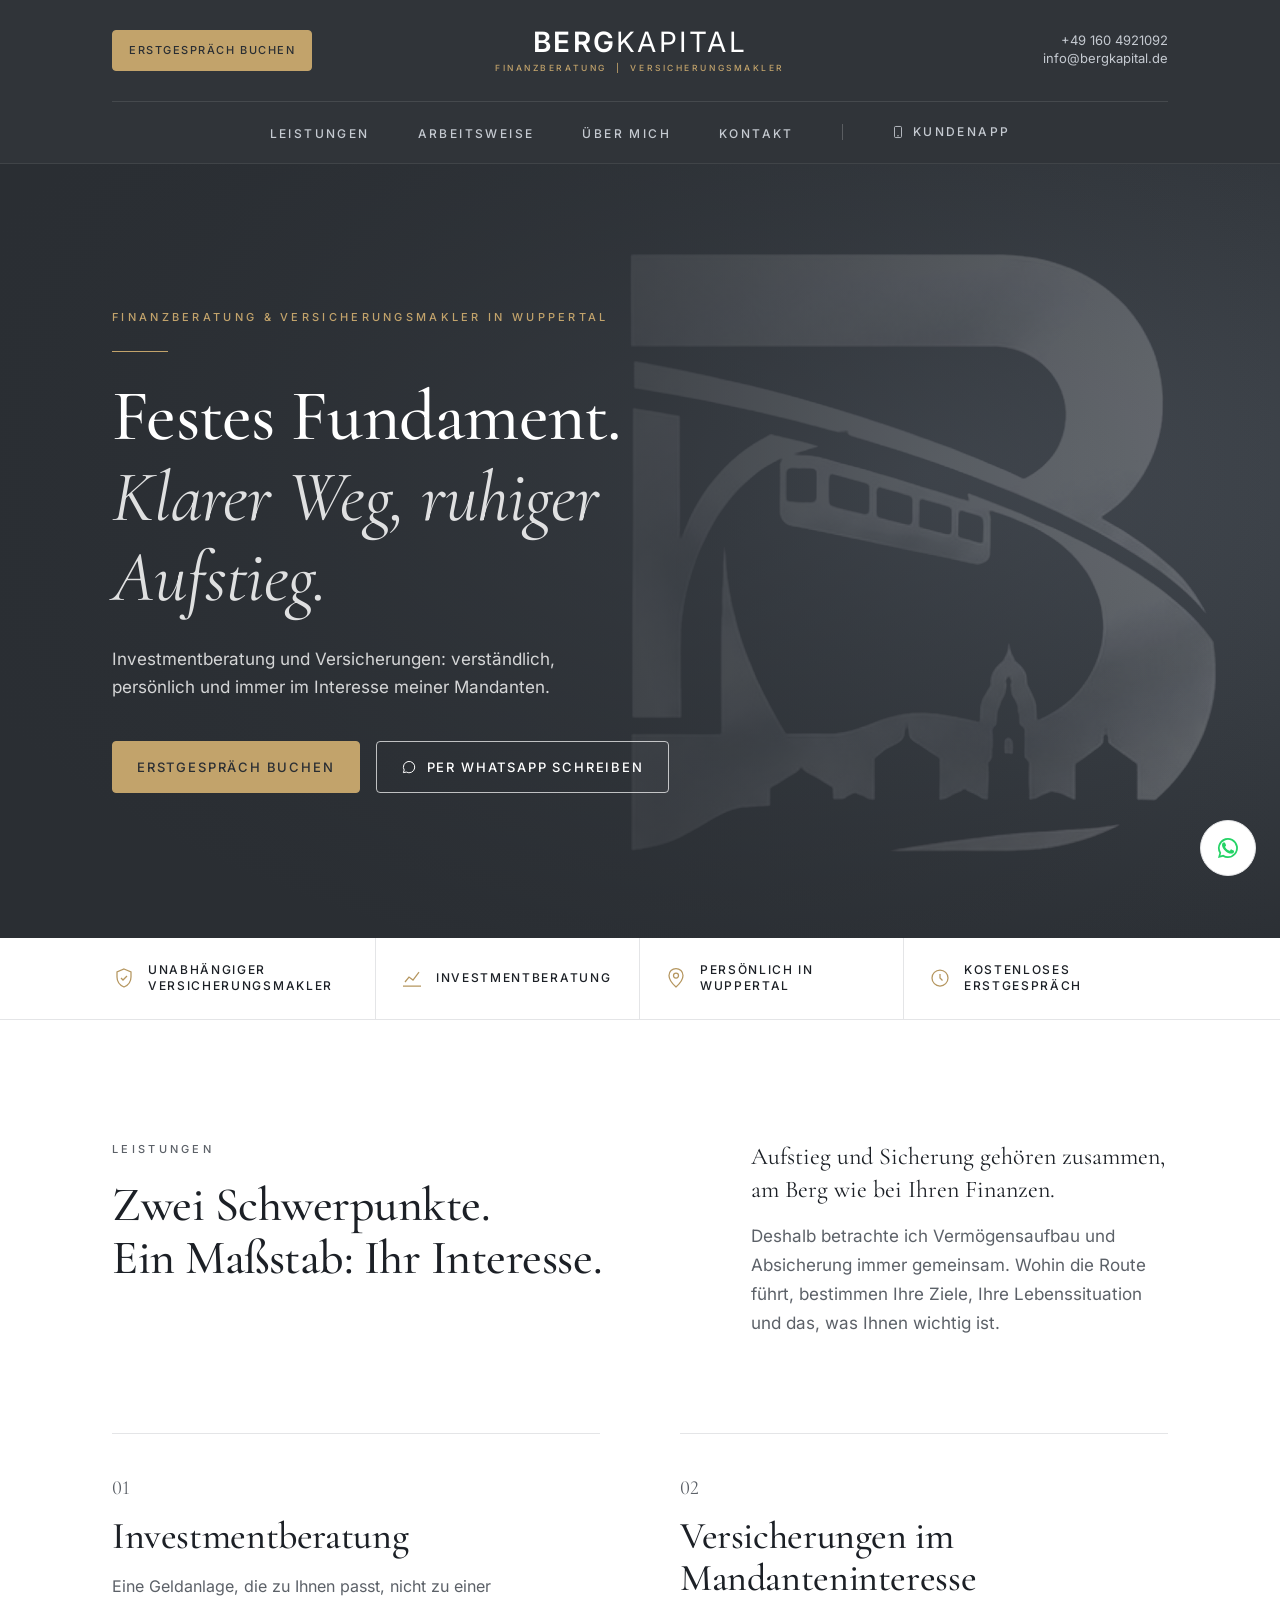
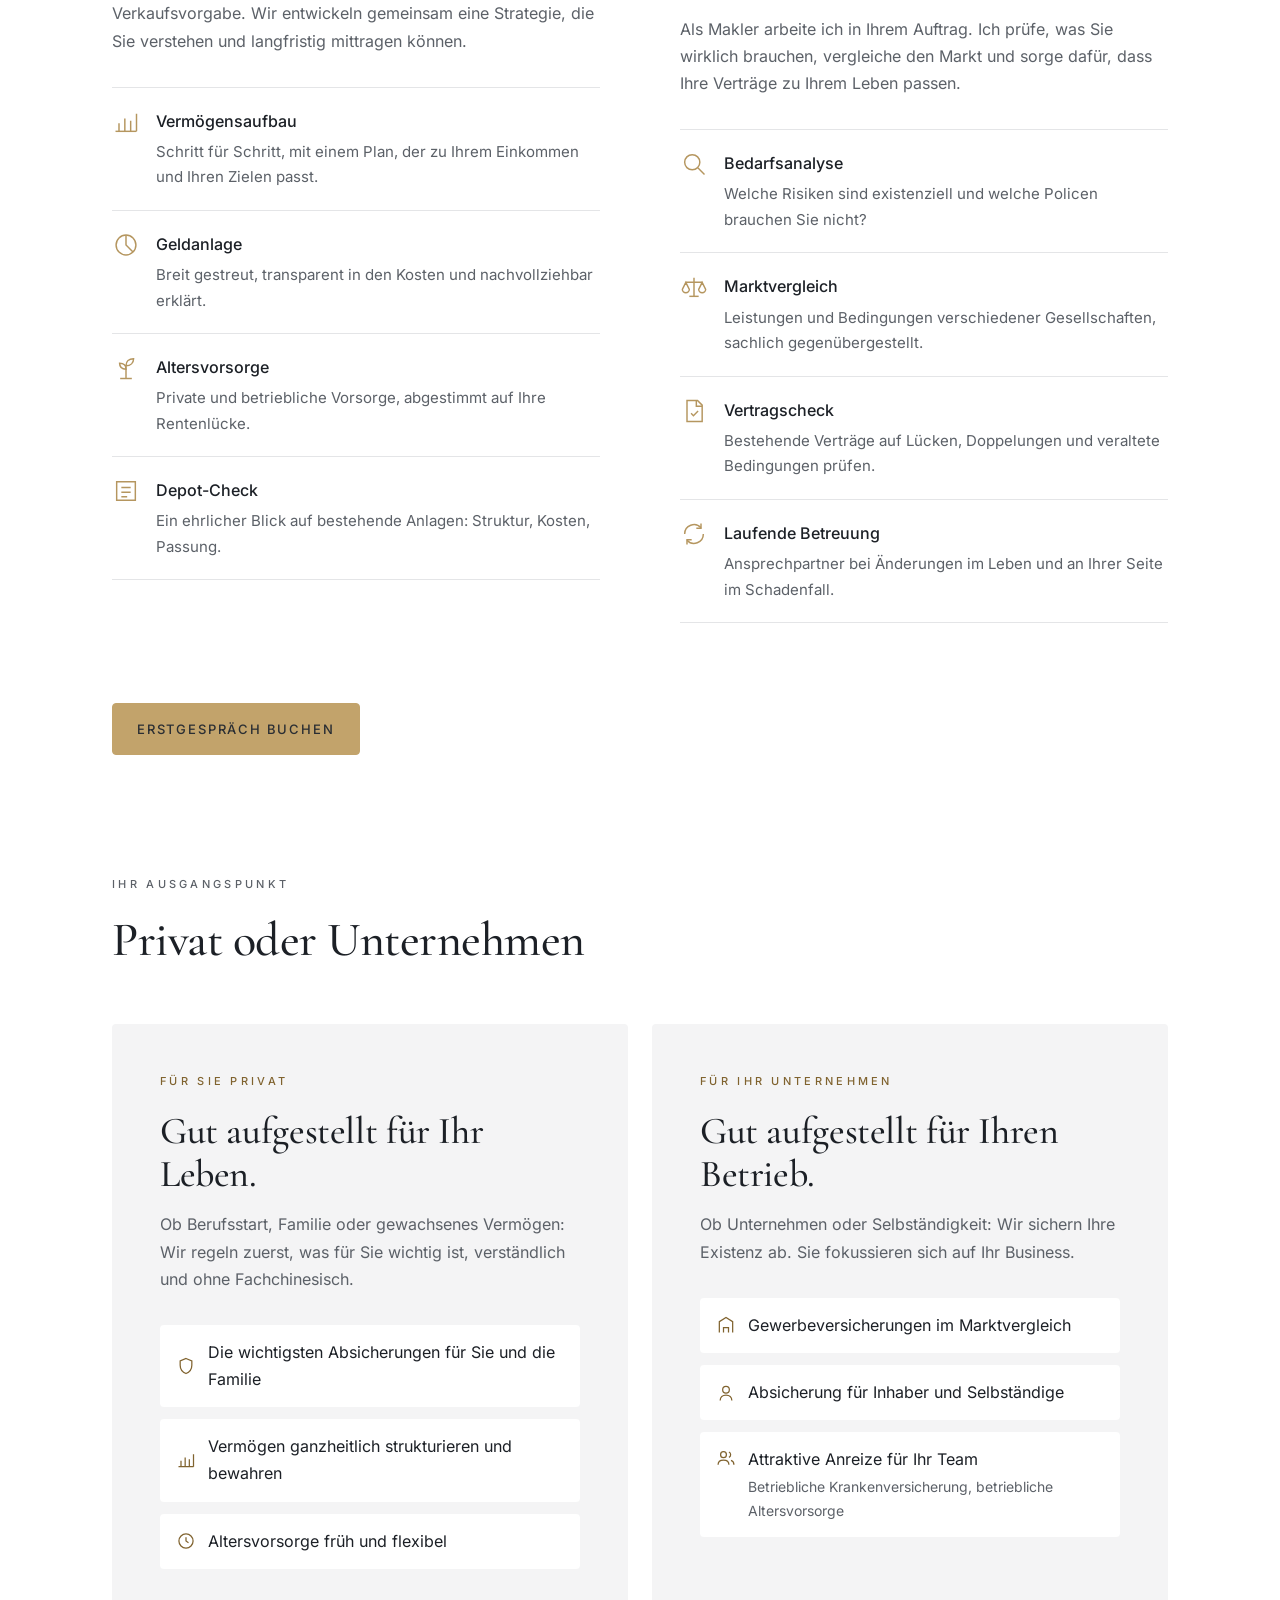
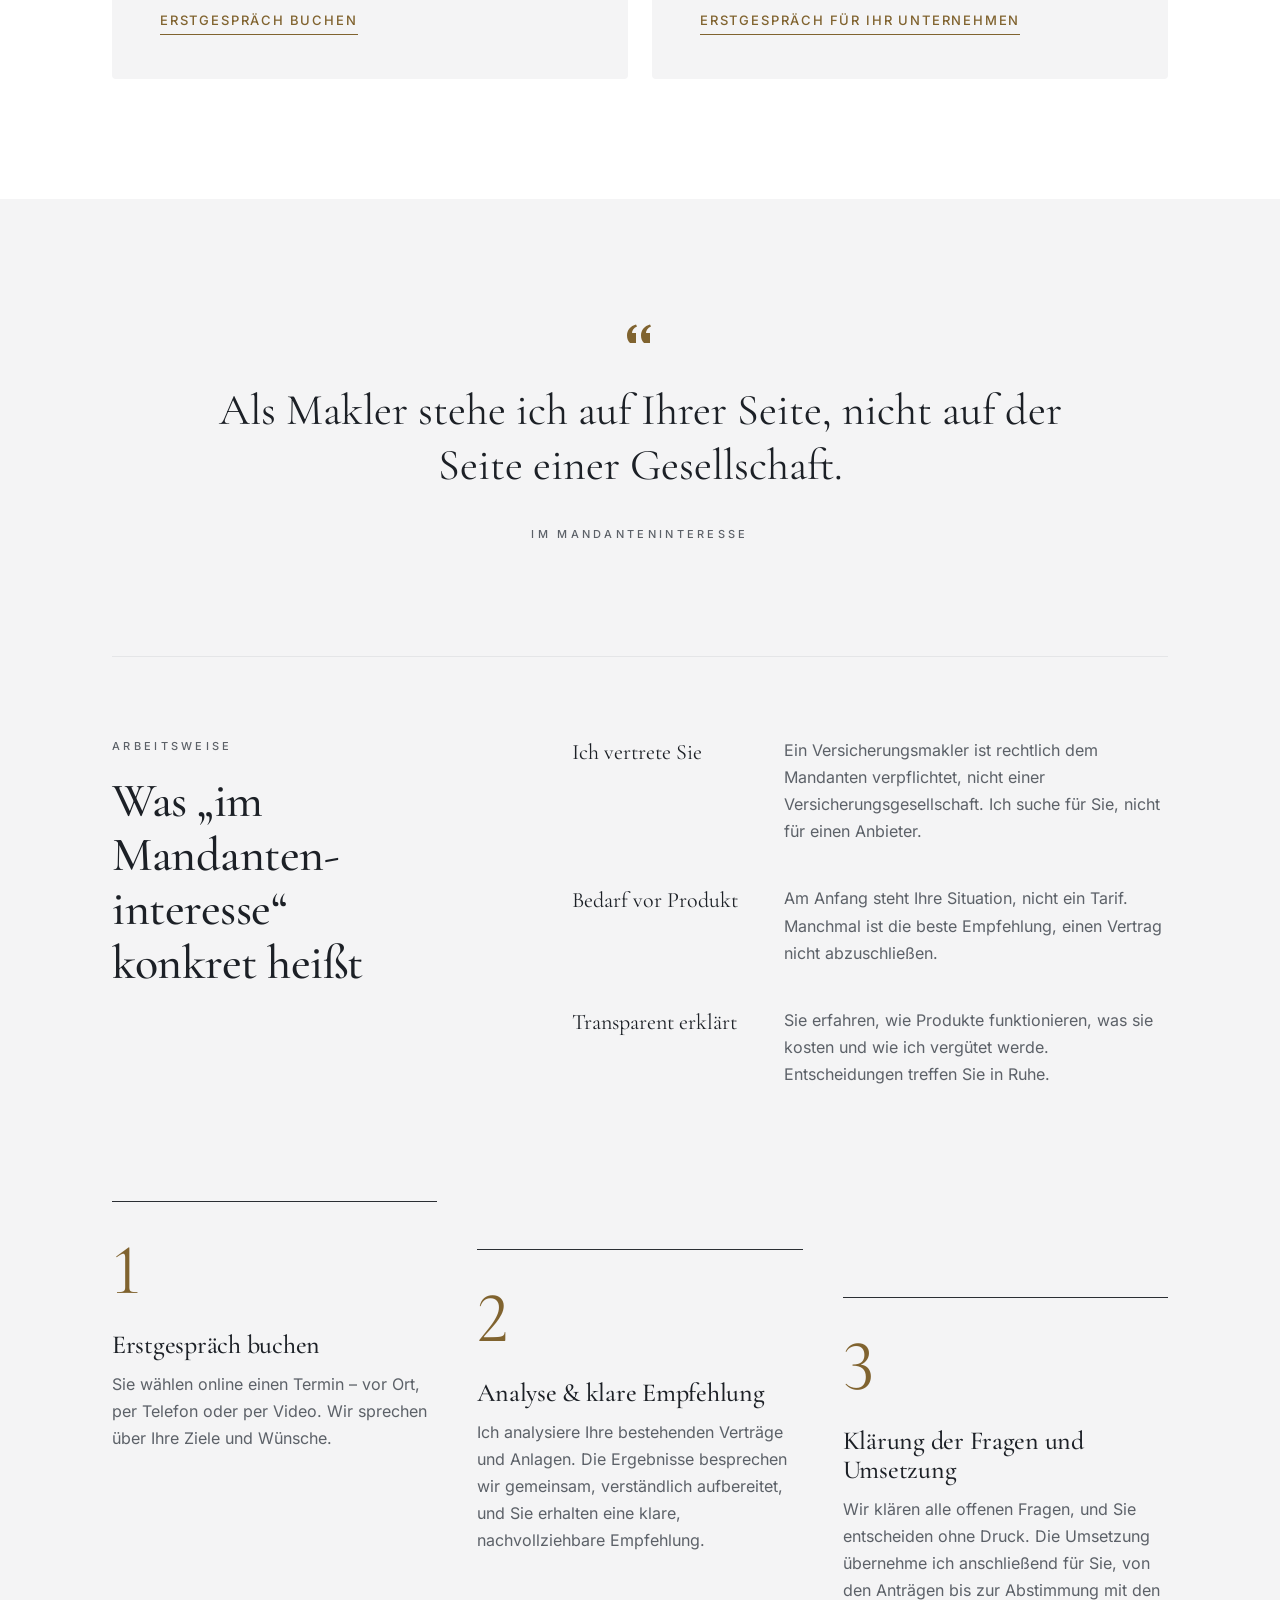
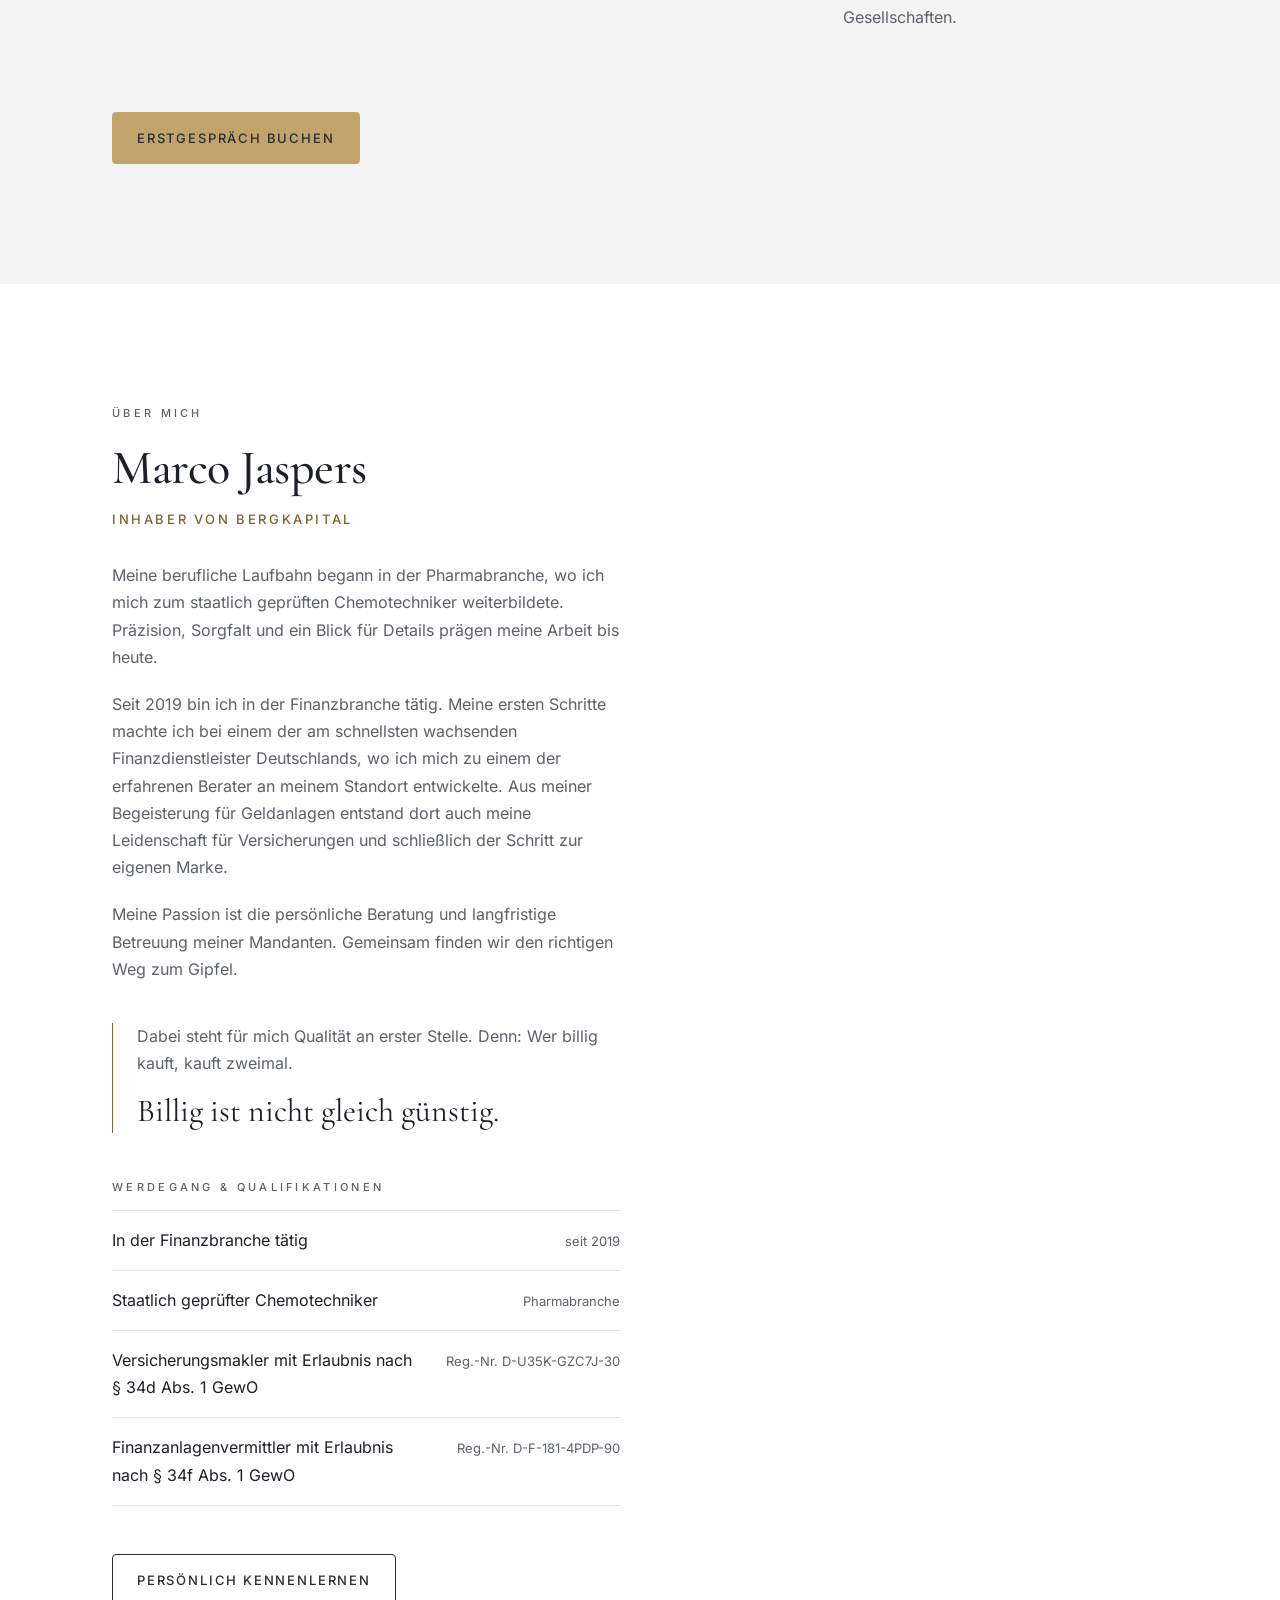
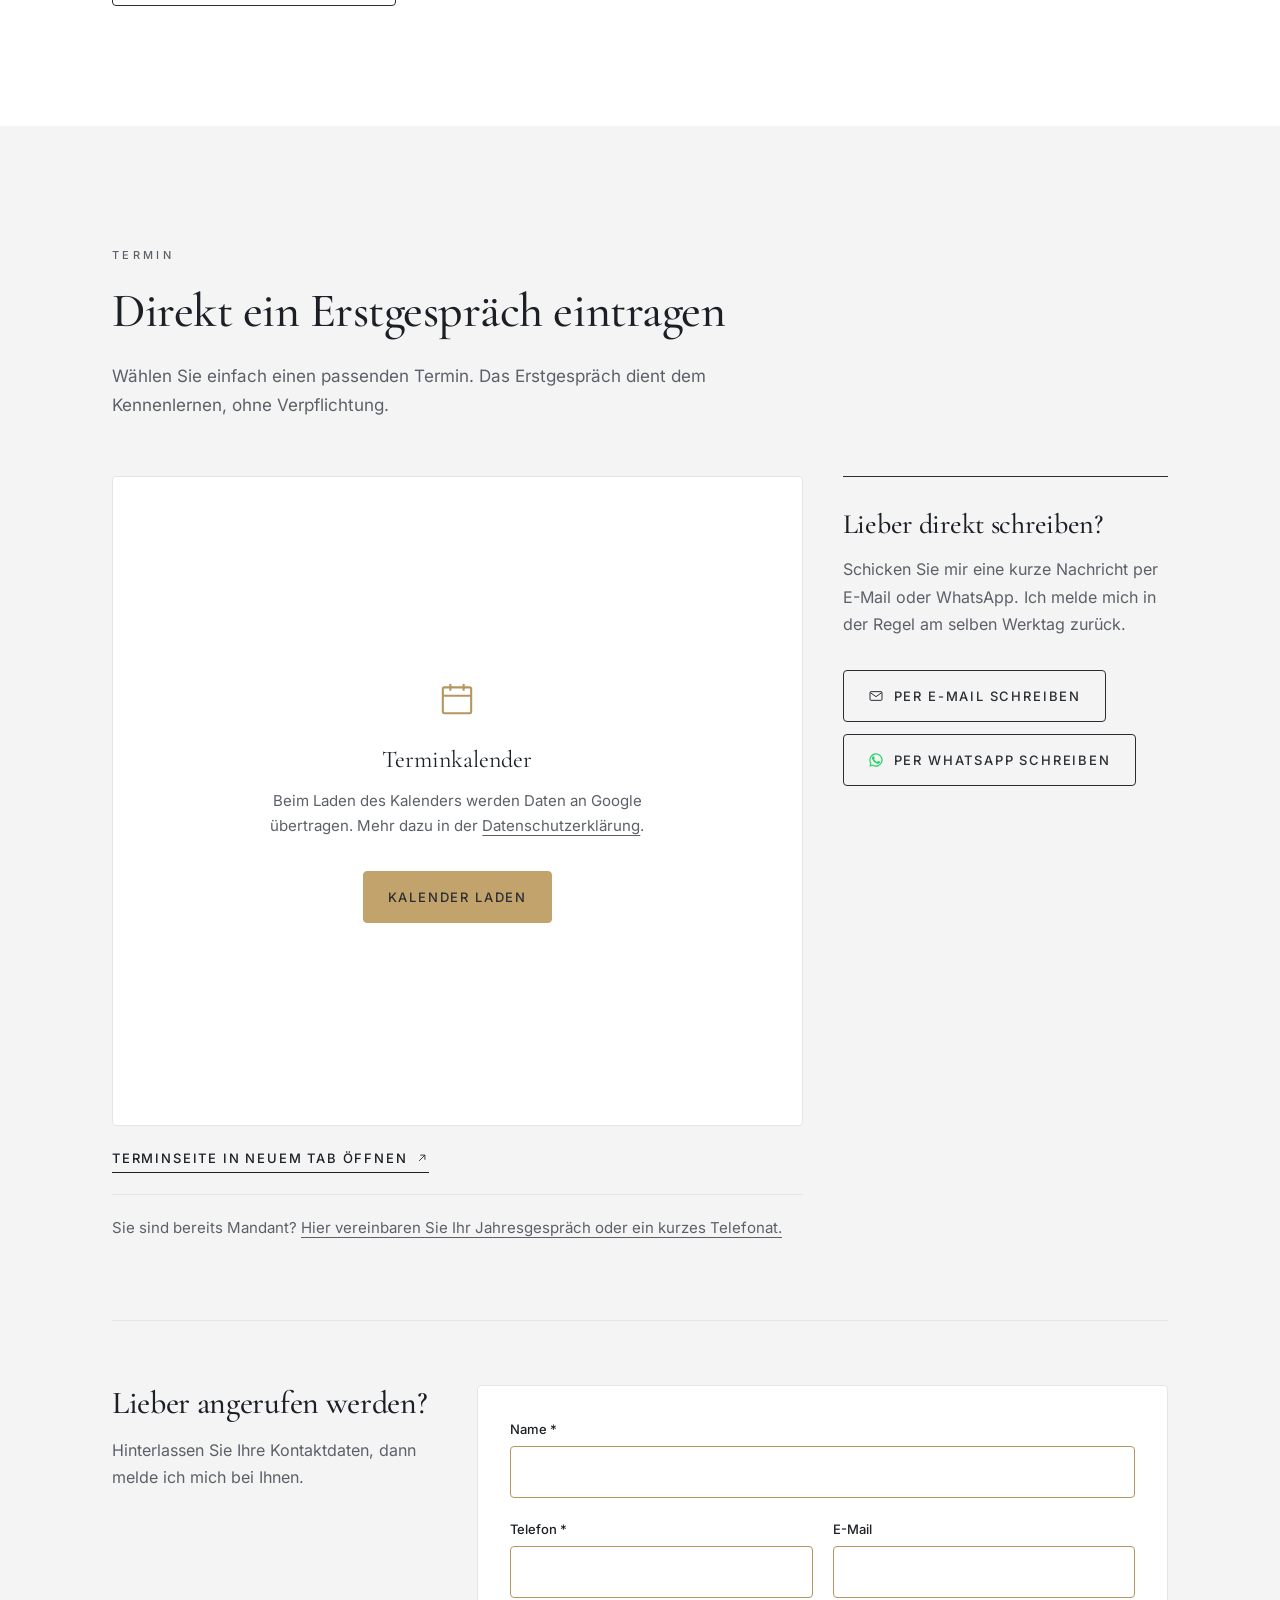
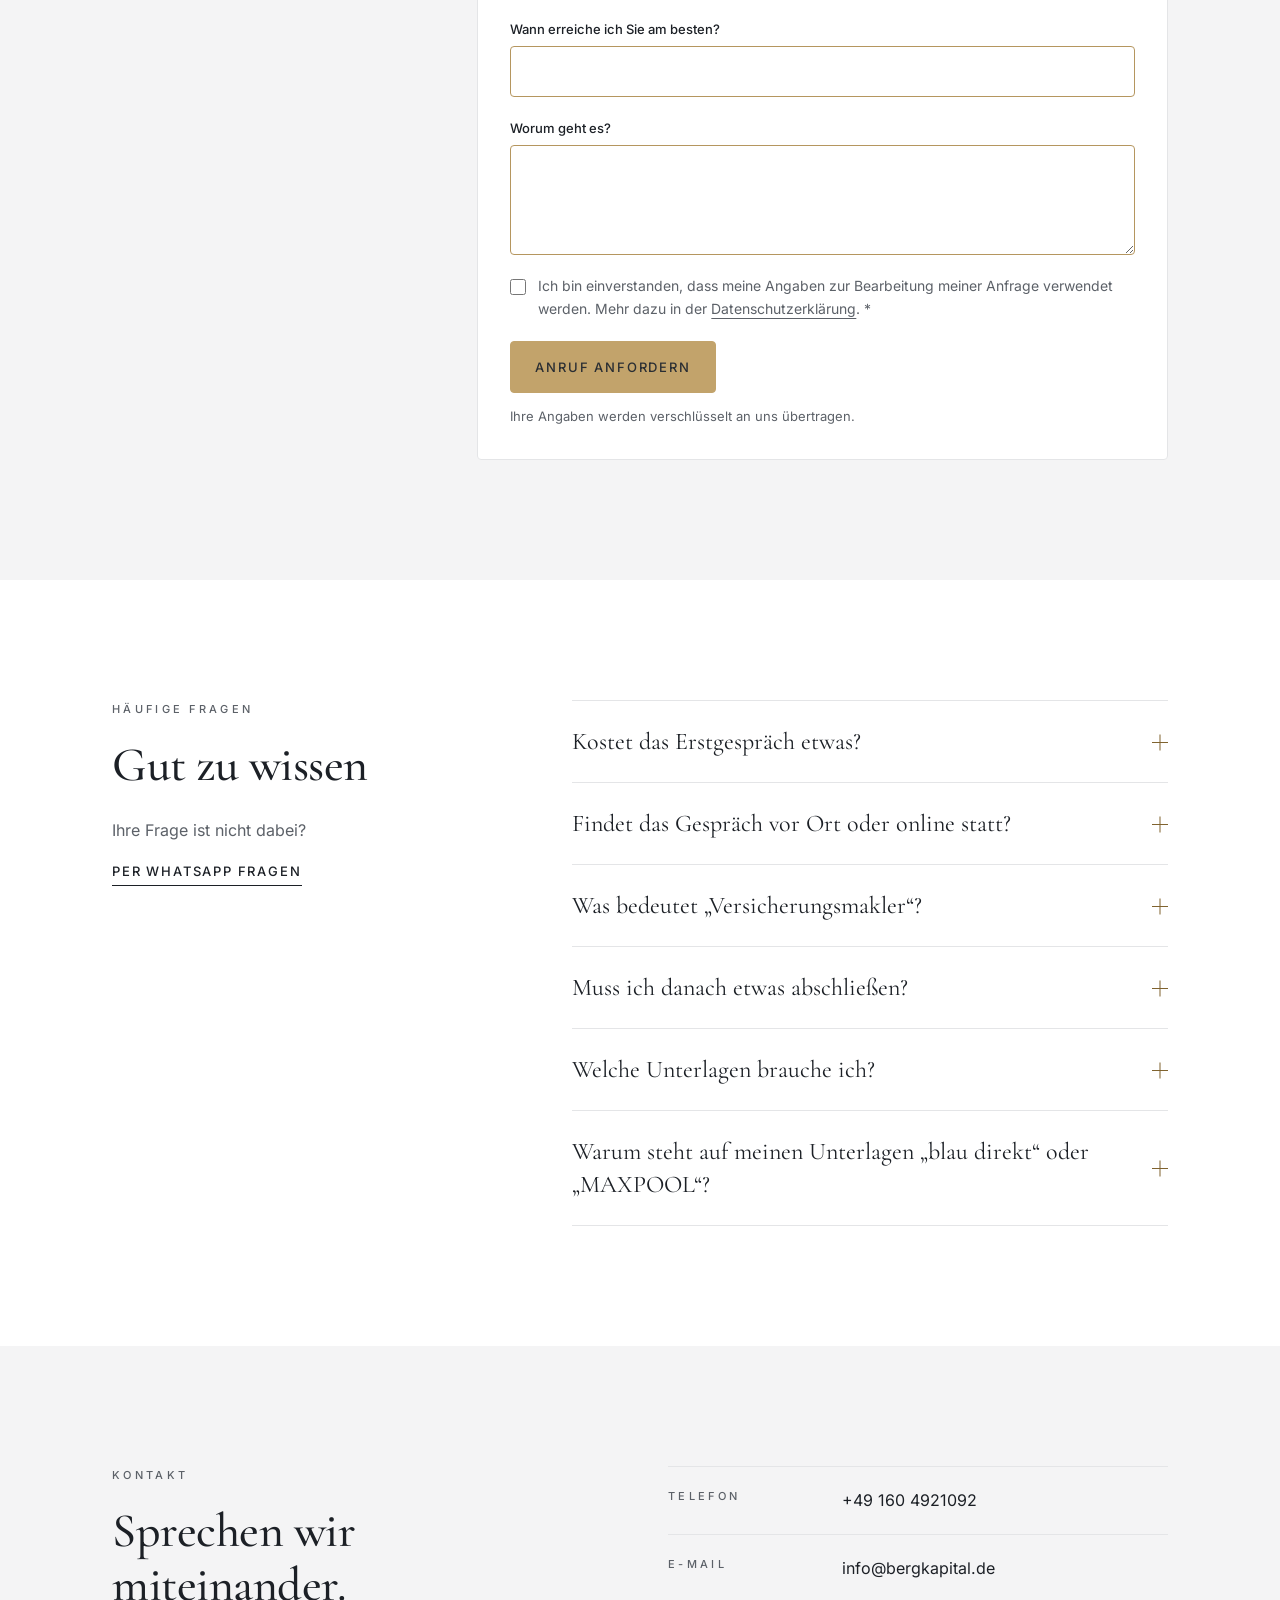
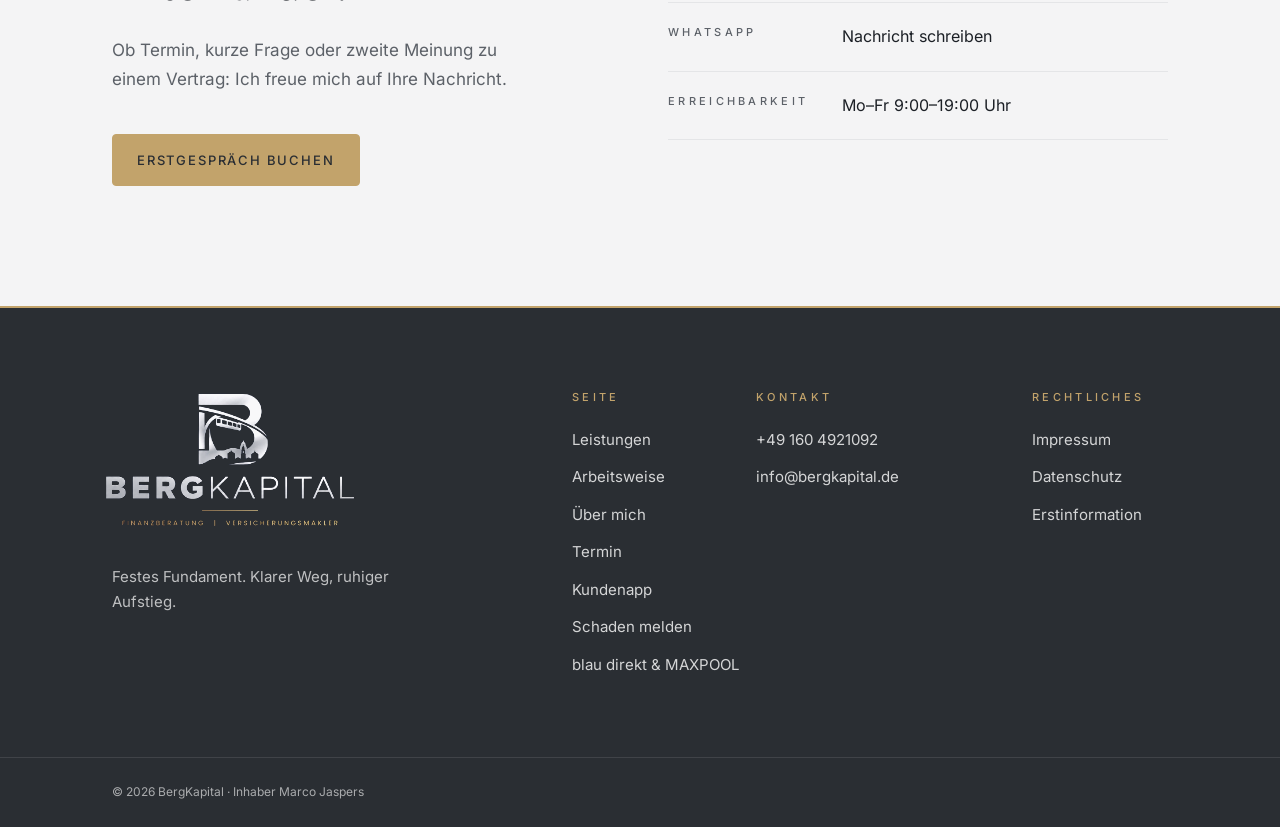
<file: index.html>
<!doctype html>
<html lang="de" class="theme-marke">
<head>
  <meta charset="utf-8">
  <meta name="viewport" content="width=device-width, initial-scale=1">
  <title>Finanzberater &amp; Versicherungsmakler in Wuppertal | BergKapital – Marco Jaspers</title>
  <meta name="description" content="BergKapital – Marco Jaspers, Finanzberater &amp; Versicherungsmakler in Wuppertal. Investmentberatung und Versicherungen im Mandanteninteresse: verständlich, persönlich. Erstgespräch direkt online buchen.">
  <link rel="canonical" href="https://bergkapital.de/">
  <meta property="og:type" content="website">
  <meta property="og:site_name" content="BergKapital">
  <meta property="og:locale" content="de_DE">
  <meta property="og:url" content="https://bergkapital.de/">
  <meta property="og:title" content="Finanzberater &amp; Versicherungsmakler in Wuppertal | BergKapital – Marco Jaspers">
  <meta property="og:description" content="BergKapital – Marco Jaspers, Finanzberater &amp; Versicherungsmakler in Wuppertal. Investmentberatung und Versicherungen im Mandanteninteresse: verständlich, persönlich. Erstgespräch direkt online buchen.">
  <meta property="og:image" content="https://bergkapital.de/assets/brand/og-bergkapital.jpg">
  <meta property="og:image:width" content="1200">
  <meta property="og:image:height" content="630">
  <meta property="og:image:alt" content="BergKapital – Finanzberatung und Versicherungsmakler in Wuppertal">
  <meta name="twitter:card" content="summary_large_image">
  <meta name="theme-color" content="#2A2E33">
  <link rel="preload" href="/assets/fonts/cormorant-garamond-latin-500-normal.woff2" as="font" type="font/woff2" crossorigin>
  <link rel="preload" href="/assets/fonts/inter-latin-400-normal.woff2" as="font" type="font/woff2" crossorigin>
  <link rel="stylesheet" href="/css/style.css?v=20261109g">
  <style>
    /* Vertrauens-Leiste: auf schmalen Handys etwas kleiner, damit lange Wörter nicht in die Nachbarspalte laufen */
    @media (max-width: 430px) { .trust-text { font-size: 11px; letter-spacing: .08em; } }
  </style>
  <link rel="icon" type="image/png" sizes="32x32" href="/assets/brand/favicon-32.png">
  <link rel="apple-touch-icon" href="/assets/brand/apple-touch-icon.png">

  <script type="application/ld+json">
  {
    "@context": "https://schema.org",
    "@type": "FinancialService",
    "name": "BergKapital – Finanzberatung & Versicherungsmakler",
    "logo": "https://bergkapital.de/assets/brand/bergkapital-logo.jpg",
    "image": "https://bergkapital.de/assets/brand/og-bergkapital.jpg",
    "description": "Investmentberatung und Versicherungen im Mandanteninteresse.",
    "founder": { "@type": "Person", "name": "Marco Jaspers", "jobTitle": "Finanzberater & Versicherungsmakler" },
    "telephone": "+49 160 4921092",
    "email": "info@bergkapital.de",
    "url": "https://bergkapital.de",
    "address": {
      "@type": "PostalAddress",
      "addressLocality": "Wuppertal",
      "addressCountry": "DE"
    },
    "areaServed": { "@type": "City", "name": "Wuppertal" },
    "openingHours": "Mo-Fr 09:00-19:00",
    "knowsAbout": ["Investmentberatung", "Vermögensaufbau", "Geldanlage", "Altersvorsorge", "Versicherungsvermittlung", "Versicherungsvergleich"]
  }
  </script>
</head>
<body class="pb-[68px] md:pb-0">

  <a href="#main" class="sr-only focus:not-sr-only focus:fixed focus:left-4 focus:top-4 focus:z-[100] focus:rounded focus:bg-ink focus:px-4 focus:py-2 focus:text-white">Zum Inhalt springen</a>

  <!-- 1 · Sticky-Navigation -->
  <header class="site-header sticky top-0 z-50 border-b border-transparent bg-white" data-header>
    <div class="container-x">
      <div class="hdr-row flex items-center justify-between gap-6 py-5 lg:grid lg:grid-cols-[1fr_auto_1fr] lg:py-7">
        <div class="hidden lg:block">
          <a href="#termin" class="btn-outline btn-sm">Erstgespräch buchen</a>
        </div>

        <a href="/" class="block lg:text-center" aria-label="BergKapital – zur Startseite">
          <span class="wordmark wordmark-main block text-[1.25rem] lg:text-[1.75rem]"><b>Berg</b><span>Kapital</span></span>
          <span class="wordmark-sub">Finanzberatung&nbsp;&nbsp;|&nbsp;&nbsp;Versicherungsmakler</span>
        </a>

        <div class="hidden flex-col items-end leading-snug lg:flex">

          <a href="tel:+491604921092" class="text-[13px] text-muted transition-colors hover:text-ink">+49 160 4921092</a>

          <a href="mailto:info@bergkapital.de" class="text-[13px] text-muted transition-colors hover:text-ink">info@bergkapital.de</a>
        </div>

        <button type="button" class="-mr-2 flex h-11 w-11 items-center justify-center lg:hidden" aria-expanded="false" aria-controls="mobile-menu" aria-label="Menü öffnen" data-burger>
          <svg class="h-6 w-6" viewBox="0 0 24 24" fill="none" stroke="currentColor" stroke-width="1.25" aria-hidden="true"><path d="M3 7h18M3 12h18M3 17h18" data-burger-open/><path d="M5 5l14 14M19 5L5 19" class="hidden" data-burger-close/></svg>
        </button>
      </div>

      <nav class="hidden border-t border-line lg:block" aria-label="Hauptnavigation">
        <ul class="flex items-center justify-center gap-12 py-4">
          <li><a class="nav-link" href="#leistungen">Leistungen</a></li>
          <li><a class="nav-link" href="#arbeitsweise">Arbeitsweise</a></li>
          <li><a class="nav-link" href="#ueber-mich">Über mich</a></li>
          <li><a class="nav-link" href="#kontakt">Kontakt</a></li>
          <li class="h-4 w-px bg-current opacity-20" aria-hidden="true"></li>
          <li><a class="nav-link inline-flex items-center gap-2" href="/kundenapp.html"><svg class="h-3.5 w-3.5" viewBox="0 0 24 24" fill="none" stroke="currentColor" stroke-width="1.5" aria-hidden="true"><rect x="6" y="2.5" width="12" height="19" rx="2"/><path d="M10.5 18.5h3"/></svg> Kundenapp</a></li>
        </ul>
      </nav>
    </div>

    <!-- Mobiles Menü -->
    <nav id="mobile-menu" class="hidden border-t border-line bg-white lg:hidden" aria-label="Mobile Navigation" data-mobile-menu>
      <ul class="container-x flex flex-col py-4">
        <li><a class="block border-b border-line py-4 font-serif text-2xl" href="#leistungen">Leistungen</a></li>
        <li><a class="block border-b border-line py-4 font-serif text-2xl" href="#arbeitsweise">Arbeitsweise</a></li>
        <li><a class="block border-b border-line py-4 font-serif text-2xl" href="#ueber-mich">Über mich</a></li>
        <li><a class="block border-b border-line py-4 font-serif text-2xl" href="#kontakt">Kontakt</a></li>
        <li><a class="flex items-center gap-3 py-4 font-serif text-2xl" href="/kundenapp.html">Kundenapp</a></li>
      </ul>
    </nav>
  </header>

  <main id="main">

    <!-- 2 · Hero -->
    <section class="on-dark relative isolate overflow-hidden bg-deep text-white" aria-labelledby="hero-title">
      <div class="absolute inset-0 -z-10" data-hero-media>
        <!-- TODO: echtes Porträt von Marco (Querformat, Person rechts im Bild, z. B. im Büro/Gespräch) als <img loading="eager" …> einsetzen und diesen Platzhalter ersetzen -->
        <div class="hero-bg absolute inset-0"></div>
      </div>

      <!-- Großes B-Monogramm (Schwebebahn & Skyline) als Gestaltungselement. "screen" blendet den schwarzen Bildhintergrund aus. -->
      <div class="pointer-events-none absolute -right-[18%] top-1/2 -z-10 w-[110vw] max-w-[820px] -translate-y-1/2 select-none opacity-[0.22] mix-blend-lighten sm:-right-[8%] sm:w-[70vw] md:right-[2%] md:w-[52vw]" aria-hidden="true" data-monogram>
        <img src="/assets/brand/bergkapital-monogramm.jpg" alt="" width="400" height="405" class="logo-on-dark block h-auto w-full" fetchpriority="low">
      </div>

      <div class="absolute inset-0 -z-10 bg-gradient-to-r from-deep/95 via-deep/60 to-transparent"></div>

      <div class="container-x flex min-h-[78vh] items-center py-24 md:min-h-[86vh] md:py-32">
        <div class="max-w-[620px]" data-hero-content>
          <p class="label-light">Finanzberatung &amp; Versicherungsmakler in Wuppertal</p>
          <span class="accent-rule mt-6" aria-hidden="true"></span>
          <h1 id="hero-title" class="mt-6 text-[2.75rem] sm:text-[3.5rem] md:text-[4.5rem]">Festes Fundament. <em class="font-normal italic text-white/85">Klarer Weg, ruhiger Aufstieg.</em></h1>
          <p class="mt-7 max-w-[520px] text-[17px] leading-relaxed text-white/80">Investmentberatung und Versicherungen: verständlich, persönlich und immer im Interesse meiner Mandanten.</p>
          <div class="mt-10 flex flex-col gap-3 sm:flex-row sm:gap-4">
            <a href="#termin" class="btn-light">Erstgespräch buchen</a>
            <a href="https://wa.me/491604921092?text=Hallo%20Herr%20Jaspers%2C%20ich%20interessiere%20mich%20f%C3%BCr%20ein%20Erstgespr%C3%A4ch." target="_blank" rel="noopener" class="btn-outline-light">
              <svg class="h-4 w-4" viewBox="0 0 24 24" fill="none" stroke="currentColor" stroke-width="1.5" aria-hidden="true"><path d="M3.5 20.5l1.3-4A8.5 8.5 0 1 1 8 19.6z"/></svg>
              Per WhatsApp schreiben
            </a>
          </div>
        </div>
      </div>
    </section>

    <!-- 3 · Vertrauens-Leiste -->
    <section class="border-b border-line bg-white" aria-label="Auf einen Blick">
      <ul class="container-x grid grid-cols-2 lg:grid-cols-4">
        <li class="flex items-center gap-3 border-b border-r border-line py-6 pr-4 lg:border-b-0 lg:px-6 lg:first:pl-0" data-reveal>
          <svg class="icon h-6 w-6 shrink-0" viewBox="0 0 24 24" fill="none" stroke="currentColor" aria-hidden="true"><path d="M12 3l7 3v5c0 4.5-3 8.3-7 10-4-1.7-7-5.5-7-10V6z"/><path d="M9 12l2 2 4-4"/></svg>
          <span class="trust-text text-[12px] font-medium uppercase leading-snug tracking-[0.14em]">Unabhängiger Versicherungs&shy;makler</span>
        </li>
        <li class="flex items-center gap-3 border-b border-line py-6 pl-4 lg:border-b-0 lg:border-r lg:px-6" data-reveal>
          <svg class="icon h-6 w-6 shrink-0" viewBox="0 0 24 24" fill="none" stroke="currentColor" aria-hidden="true"><path d="M3 20h18M5 16l4-5 4 3 6-8"/></svg>
          <span class="trust-text text-[12px] font-medium uppercase leading-snug tracking-[0.14em]">Investment&shy;beratung</span>
        </li>
        <li class="flex items-center gap-3 border-r border-line py-6 pr-4 lg:px-6" data-reveal>
          <svg class="icon h-6 w-6 shrink-0" viewBox="0 0 24 24" fill="none" stroke="currentColor" aria-hidden="true"><path d="M12 21s-7-6.2-7-11.5A7 7 0 0 1 19 9.5C19 14.8 12 21 12 21z"/><circle cx="12" cy="9.5" r="2.5"/></svg>
          <span class="trust-text text-[12px] font-medium uppercase leading-snug tracking-[0.14em]">Persönlich in Wuppertal</span>
        </li>
        <li class="flex items-center gap-3 py-6 pl-4 lg:px-6 lg:last:pr-0" data-reveal>
          <svg class="icon h-6 w-6 shrink-0" viewBox="0 0 24 24" fill="none" stroke="currentColor" aria-hidden="true"><path d="M4 12a8 8 0 1 0 16 0 8 8 0 0 0-16 0z"/><path d="M12 8v4l2.5 2.5"/></svg>
          <!-- TODO: kostenlos bestätigen -->
          <span class="trust-text text-[12px] font-medium uppercase leading-snug tracking-[0.14em]">Kostenloses Erstgespräch</span>
        </li>
      </ul>
    </section>

    <!-- 4 · Leistungen -->
    <section id="leistungen" class="section bg-white" aria-labelledby="leistungen-title">
      <div class="container-x">
        <div class="grid gap-8 md:grid-cols-12 md:gap-10">
          <div class="md:col-span-6" data-reveal>
            <p class="label">Leistungen</p>
            <h2 id="leistungen-title" class="h2 mt-5">Zwei Schwerpunkte. <br class="hidden md:block">Ein Maßstab: Ihr Interesse.</h2>
          </div>
          <div class="lead space-y-4 md:col-span-5 md:col-start-8 md:self-end" data-reveal>
            <p class="font-serif text-[1.5rem] leading-snug text-ink">Aufstieg und Sicherung gehören zusammen, am Berg wie bei Ihren Finanzen.</p>
            <p>Deshalb betrachte ich Vermögensaufbau und Absicherung immer gemeinsam. Wohin die Route führt, bestimmen Ihre Ziele, Ihre Lebenssituation und das, was Ihnen wichtig ist.</p>
          </div>
        </div>

        <div class="mt-16 grid gap-16 md:mt-24 md:grid-cols-2 md:gap-14 lg:gap-20">
          <!-- Investmentberatung -->
          <article class="service" data-reveal>
            <span class="font-serif text-xl text-muted">01</span>
            <h3 class="mt-3 text-[2rem] md:text-[2.375rem]">Investmentberatung</h3>
            <p class="mt-4 text-muted">Eine Geldanlage, die zu Ihnen passt, nicht zu einer Verkaufsvorgabe. Wir entwickeln gemeinsam eine Strategie, die Sie verstehen und langfristig mittragen können.</p>
            <ul class="mt-8 border-t border-line">
              <li class="service-item">
                <svg class="icon" viewBox="0 0 24 24" fill="none" stroke="currentColor" aria-hidden="true"><path d="M3 20h18"/><path d="M6 20V13M11 20V9M16 20V11M21 20V5"/></svg>
                <div><p class="font-medium">Vermögensaufbau</p><p class="mt-1 text-[15px] text-muted">Schritt für Schritt, mit einem Plan, der zu Ihrem Einkommen und Ihren Zielen passt.</p></div>
              </li>
              <li class="service-item">
                <svg class="icon" viewBox="0 0 24 24" fill="none" stroke="currentColor" aria-hidden="true"><circle cx="12" cy="12" r="8.5"/><path d="M12 3.5V12l6 6"/></svg>
                <div><p class="font-medium">Geldanlage</p><p class="mt-1 text-[15px] text-muted">Breit gestreut, transparent in den Kosten und nachvollziehbar erklärt.</p></div>
              </li>
              <li class="service-item">
                <svg class="icon" viewBox="0 0 24 24" fill="none" stroke="currentColor" aria-hidden="true"><path d="M12 21V10"/><path d="M12 10c0-3.5 2.5-6 6.5-6 0 3.5-2.5 6-6.5 6zM12 13c0-3-2-5-5.5-5 0 3 2 5 5.5 5z"/><path d="M7 21h10"/></svg>
                <div><p class="font-medium">Altersvorsorge</p><p class="mt-1 text-[15px] text-muted">Private und betriebliche Vorsorge, abgestimmt auf Ihre Rentenlücke.</p></div>
              </li>
              <li class="service-item">
                <svg class="icon" viewBox="0 0 24 24" fill="none" stroke="currentColor" aria-hidden="true"><path d="M4 4h16v16H4z"/><path d="M8 9h8M8 13h8M8 17h5"/></svg>
                <div><p class="font-medium">Depot-Check</p><p class="mt-1 text-[15px] text-muted">Ein ehrlicher Blick auf bestehende Anlagen: Struktur, Kosten, Passung.</p></div>
              </li>
            </ul>
          </article>

          <!-- Versicherungen -->
          <article class="service" data-reveal>
            <span class="font-serif text-xl text-muted">02</span>
            <h3 class="mt-3 text-[2rem] md:text-[2.375rem]">Versicherungen im Mandanteninteresse</h3>
            <p class="mt-4 text-muted">Als Makler arbeite ich in Ihrem Auftrag. Ich prüfe, was Sie wirklich brauchen, vergleiche den Markt und sorge dafür, dass Ihre Verträge zu Ihrem Leben passen.</p>
            <ul class="mt-8 border-t border-line">
              <li class="service-item">
                <svg class="icon" viewBox="0 0 24 24" fill="none" stroke="currentColor" aria-hidden="true"><circle cx="10.5" cy="10.5" r="6.5"/><path d="M15.5 15.5L21 21"/></svg>
                <div><p class="font-medium">Bedarfsanalyse</p><p class="mt-1 text-[15px] text-muted">Welche Risiken sind existenziell und welche Policen brauchen Sie nicht?</p></div>
              </li>
              <li class="service-item">
                <svg class="icon" viewBox="0 0 24 24" fill="none" stroke="currentColor" aria-hidden="true"><path d="M12 4v16M5 8h14"/><path d="M5 8l-3 6a3 3 0 0 0 6 0zM19 8l-3 6a3 3 0 0 0 6 0z"/><path d="M8 20h8"/></svg>
                <div><p class="font-medium">Marktvergleich</p><p class="mt-1 text-[15px] text-muted">Leistungen und Bedingungen verschiedener Gesellschaften, sachlich gegenübergestellt.</p></div>
              </li>
              <li class="service-item">
                <svg class="icon" viewBox="0 0 24 24" fill="none" stroke="currentColor" aria-hidden="true"><path d="M6 3h9l4 4v14H6z"/><path d="M14 3v5h5"/><path d="M9.5 14l2 2 4-4"/></svg>
                <div><p class="font-medium">Vertragscheck</p><p class="mt-1 text-[15px] text-muted">Bestehende Verträge auf Lücken, Doppelungen und veraltete Bedingungen prüfen.</p></div>
              </li>
              <li class="service-item">
                <svg class="icon" viewBox="0 0 24 24" fill="none" stroke="currentColor" aria-hidden="true"><path d="M4 12a8 8 0 0 1 14-5.3M20 12a8 8 0 0 1-14 5.3"/><path d="M18 3v4h-4M6 21v-4h4"/></svg>
                <div><p class="font-medium">Laufende Betreuung</p><p class="mt-1 text-[15px] text-muted">Ansprechpartner bei Änderungen im Leben und an Ihrer Seite im Schadenfall.</p></div>
              </li>
            </ul>
          </article>
        </div>

        <div class="mt-16 md:mt-20" data-reveal>
          <a href="#termin" class="btn-primary">Erstgespräch buchen</a>
        </div>
      </div>
    </section>

    <!-- 4b · Für wen: privat oder geschäftlich, beide Bereiche gleichwertig gestaltet -->
    <section id="zielgruppen" class="section bg-white pt-0 md:pt-0" aria-labelledby="zielgruppen-title">
      <div class="container-x">
        <div class="max-w-[640px]" data-reveal>
          <p class="label">Ihr Ausgangspunkt</p>
          <h2 id="zielgruppen-title" class="h2 mt-5">Privat oder Unternehmen</h2>
        </div>

        <div class="mt-14 grid gap-6 lg:grid-cols-2">
          <!-- Privat -->
          <article class="flex flex-col rounded bg-paper p-8 md:p-12" data-reveal>
            <p class="text-[11px] font-medium uppercase tracking-wide3 text-blue">Für Sie privat</p>
            <h3 class="mt-5 text-[2rem] md:text-[2.375rem]">Gut aufgestellt für Ihr Leben.</h3>
            <p class="mt-4 text-muted">Ob Berufsstart, Familie oder gewachsenes Vermögen: Wir regeln zuerst, was für Sie wichtig ist, verständlich und ohne Fachchinesisch.</p>
            <ul class="mt-8 space-y-3">
              <li class="flex items-center gap-3 rounded bg-white px-4 py-3.5"><svg class="h-5 w-5 shrink-0 text-blue" viewBox="0 0 24 24" fill="none" stroke="currentColor" stroke-width="1.5" aria-hidden="true"><path d="M12 3l7 3v5c0 4.5-3 8.3-7 10-4-1.7-7-5.5-7-10V6z"/></svg>Die wichtigsten Absicherungen für Sie und die Familie</li>
              <li class="flex items-center gap-3 rounded bg-white px-4 py-3.5"><svg class="h-5 w-5 shrink-0 text-blue" viewBox="0 0 24 24" fill="none" stroke="currentColor" stroke-width="1.5" aria-hidden="true"><path d="M3 20h18M6 20V13M11 20V9M16 20V11M21 20V5"/></svg>Vermögen ganzheitlich strukturieren und bewahren</li>
              <li class="flex items-center gap-3 rounded bg-white px-4 py-3.5"><svg class="h-5 w-5 shrink-0 text-blue" viewBox="0 0 24 24" fill="none" stroke="currentColor" stroke-width="1.5" aria-hidden="true"><circle cx="12" cy="12" r="8.5"/><path d="M12 7.5V12l3 2"/></svg>Altersvorsorge früh und flexibel</li>
            </ul>
            <a href="#termin" class="link-line mt-auto self-start pt-10 text-blue">Erstgespräch buchen</a>
          </article>

          <!-- Unternehmen -->
          <article class="flex flex-col rounded bg-paper p-8 md:p-12" data-reveal>
            <p class="text-[11px] font-medium uppercase tracking-wide3 text-blue">Für Ihr Unternehmen</p>
            <h3 class="mt-5 text-[2rem] md:text-[2.375rem]">Gut aufgestellt für Ihren Betrieb.</h3>
            <p class="mt-4 text-muted">Ob Unternehmen oder Selbständigkeit: Wir sichern Ihre Existenz ab. Sie fokussieren sich auf Ihr Business.</p>
            <!-- TODO: Leistungsumfang für Unternehmen bestätigen (v. a. Absicherung für Inhaber und Selbständige) -->
            <ul class="mt-8 space-y-3">
              <li class="flex items-center gap-3 rounded bg-white px-4 py-3.5"><svg class="h-5 w-5 shrink-0 text-blue" viewBox="0 0 24 24" fill="none" stroke="currentColor" stroke-width="1.5" aria-hidden="true"><path d="M4 21V8l8-5 8 5v13"/><path d="M9 21v-6h6v6"/></svg>Gewerbeversicherungen im Marktvergleich</li>
              <li class="flex items-center gap-3 rounded bg-white px-4 py-3.5"><svg class="h-5 w-5 shrink-0 text-blue" viewBox="0 0 24 24" fill="none" stroke="currentColor" stroke-width="1.5" aria-hidden="true"><circle cx="12" cy="8" r="4"/><path d="M5 21c0-4 3-6.5 7-6.5s7 2.5 7 6.5"/></svg>Absicherung für Inhaber und Selbständige</li>
              <li class="flex items-start gap-3 rounded bg-white px-4 py-3.5"><svg class="mt-0.5 h-5 w-5 shrink-0 text-blue" viewBox="0 0 24 24" fill="none" stroke="currentColor" stroke-width="1.5" aria-hidden="true"><circle cx="9" cy="8" r="3.5"/><path d="M2.5 20c0-3.5 2.800-5.500 6.500-5.500s6.500 2 6.500 5.500"/><path d="M15.500 4.800a3.500 3.500 0 0 1 0 6.400M18 14.800c2.200.700 3.500 2.500 3.500 5.200"/></svg><span>Attraktive Anreize für Ihr Team<span class="mt-0.5 block text-[14px] text-muted">Betriebliche Krankenversicherung, betriebliche Altersvorsorge</span></span></li>
            </ul>
            <a href="#termin" class="link-line mt-auto self-start pt-10 text-blue">Erstgespräch für Ihr Unternehmen</a>
          </article>
        </div>
      </div>
    </section>

    <!-- 5 · Arbeitsweise -->
    <section id="arbeitsweise" class="section bg-paper" aria-labelledby="arbeitsweise-title">
      <div class="container-x">
        <!-- Zitat-Band -->
        <figure class="mx-auto max-w-[860px] text-center" data-reveal>
          <svg class="mx-auto h-8 w-8 text-cta" viewBox="0 0 32 32" fill="currentColor" aria-hidden="true"><path d="M6 24c-2-2-3-4.5-3-7.5C3 11 6.5 7 12 5.5l1 2C9.5 9 8 11.5 8 14h4v10zM20 24c-2-2-3-4.5-3-7.5C17 11 20.5 7 26 5.5l1 2C23.5 9 22 11.5 22 14h4v10z"/></svg>
          <blockquote class="mt-8 font-serif text-[1.875rem] leading-[1.25] md:text-[2.75rem]">Als Makler stehe ich auf Ihrer Seite, nicht auf der Seite einer Gesellschaft.</blockquote>
          <figcaption class="label mt-8">Im Mandanteninteresse</figcaption>
        </figure>

        <div class="mt-20 grid gap-12 border-t border-line pt-16 md:mt-28 md:grid-cols-12 md:pt-20">
          <div class="md:col-span-4" data-reveal>
            <p class="label">Arbeitsweise</p>
            <h2 id="arbeitsweise-title" class="h2 mt-5">Was „im Mandanten&shy;interesse“ konkret heißt</h2>
          </div>
          <dl class="grid gap-10 md:col-span-7 md:col-start-6">
            <div class="grid gap-2 sm:grid-cols-[180px_1fr] sm:gap-8" data-reveal>
              <dt class="font-serif text-[1.375rem] leading-snug">Ich vertrete Sie</dt>
              <dd class="text-muted">Ein Versicherungsmakler ist rechtlich dem Mandanten verpflichtet, nicht einer Versicherungsgesellschaft. Ich suche für Sie, nicht für einen Anbieter.</dd>
            </div>
            <div class="grid gap-2 sm:grid-cols-[180px_1fr] sm:gap-8" data-reveal>
              <dt class="font-serif text-[1.375rem] leading-snug">Bedarf vor Produkt</dt>
              <dd class="text-muted">Am Anfang steht Ihre Situation, nicht ein Tarif. Manchmal ist die beste Empfehlung, einen Vertrag nicht abzuschließen.</dd>
            </div>
            <div class="grid gap-2 sm:grid-cols-[180px_1fr] sm:gap-8" data-reveal>
              <dt class="font-serif text-[1.375rem] leading-snug">Transparent erklärt</dt>
              <dd class="text-muted">Sie erfahren, wie Produkte funktionieren, was sie kosten und wie ich vergütet werde. Entscheidungen treffen Sie in Ruhe.</dd>
            </div>
          </dl>
        </div>

        <!-- Ablauf -->
        <ol class="mt-20 grid gap-12 md:mt-28 md:grid-cols-3 md:gap-10">
          <li class="border-t border-deep pt-8" data-reveal>
            <span class="block font-serif text-[4.5rem] leading-none text-cta" aria-hidden="true">1</span>
            <h3 class="mt-6 text-[1.625rem]">Erstgespräch buchen</h3>
            <p class="mt-3 text-muted">Sie wählen online einen Termin – vor Ort, per Telefon oder per Video. Wir sprechen über Ihre Ziele und Wünsche.</p>
          </li>
          <li class="border-t border-deep pt-8 md:mt-12" data-reveal>
            <span class="block font-serif text-[4.5rem] leading-none text-cta" aria-hidden="true">2</span>
            <h3 class="mt-6 text-[1.625rem]">Analyse &amp; klare Empfehlung</h3>
            <p class="mt-3 text-muted">Ich analysiere Ihre bestehenden Verträge und Anlagen. Die Ergebnisse besprechen wir gemeinsam, verständlich aufbereitet, und Sie erhalten eine klare, nachvollziehbare Empfehlung.</p>
          </li>
          <li class="border-t border-deep pt-8 md:mt-24" data-reveal>
            <span class="block font-serif text-[4.5rem] leading-none text-cta" aria-hidden="true">3</span>
            <h3 class="mt-6 text-[1.625rem]">Klärung der Fragen und Umsetzung</h3>
            <p class="mt-3 text-muted">Wir klären alle offenen Fragen, und Sie entscheiden ohne Druck. Die Umsetzung übernehme ich anschließend für Sie, von den Anträgen bis zur Abstimmung mit den Gesellschaften.</p>
          </li>
        </ol>

        <div class="mt-16 md:mt-20" data-reveal>
          <a href="#termin" class="btn-primary">Erstgespräch buchen</a>
        </div>
      </div>
    </section>

    <!-- 6 · Über mich -->
    <section id="ueber-mich" class="section bg-white" aria-labelledby="ueber-title">
      <div class="container-x grid items-start gap-14 md:grid-cols-12 md:gap-10">
        <div class="md:col-span-6" data-reveal>
          <p class="label">Über mich</p>
          <h2 id="ueber-title" class="h2 mt-5">Marco Jaspers</h2>
          <p class="mt-3 text-[13px] font-medium uppercase tracking-[0.2em] text-cta">Inhaber von BergKapital</p>
          <div class="mt-8 space-y-5 text-muted">
            <p>Meine berufliche Laufbahn begann in der Pharmabranche, wo ich mich zum staatlich geprüften Chemotechniker weiterbildete. Präzision, Sorgfalt und ein Blick für Details prägen meine Arbeit bis heute.</p>
            <p>Seit 2019 bin ich in der Finanzbranche tätig. Meine ersten Schritte machte ich bei einem der am schnellsten wachsenden Finanzdienstleister Deutschlands, wo ich mich zu einem der erfahrenen Berater an meinem Standort entwickelte. Aus meiner Begeisterung für Geldanlagen entstand dort auch meine Leidenschaft für Versicherungen und schließlich der Schritt zur eigenen Marke.</p>
            <p>Meine Passion ist die persönliche Beratung und langfristige Betreuung meiner Mandanten. Gemeinsam finden wir den richtigen Weg zum Gipfel.</p>
          </div>
          <blockquote class="mt-10 border-l border-cta pl-6">
            <p class="text-muted">Dabei steht für mich Qualität an erster Stelle. Denn: Wer billig kauft, kauft zweimal.</p>
            <p class="mt-3 font-serif text-[1.75rem] leading-snug text-ink md:text-[2rem]">Billig ist nicht gleich günstig.</p>
          </blockquote>
          <h3 class="mt-12 font-sans text-[11px] font-medium uppercase tracking-wide3 text-muted">Werdegang &amp; Qualifikationen</h3>
          <ul class="mt-4 border-t border-line">
            <li class="flex flex-col gap-1 border-b border-line py-4 sm:flex-row sm:items-baseline sm:justify-between sm:gap-6"><span>In der Finanzbranche tätig</span><span class="shrink-0 text-[13px] text-muted">seit 2019</span></li>
            <li class="flex flex-col gap-1 border-b border-line py-4 sm:flex-row sm:items-baseline sm:justify-between sm:gap-6"><span>Staatlich geprüfter Chemotechniker</span><span class="shrink-0 text-[13px] text-muted">Pharmabranche</span></li>
            <li class="flex flex-col gap-1 border-b border-line py-4 sm:flex-row sm:items-baseline sm:justify-between sm:gap-6"><span>Versicherungsmakler mit Erlaubnis nach § 34d Abs. 1 GewO</span><span class="shrink-0 text-[13px] text-muted">Reg.-Nr. D-U35K-GZC7J-30</span></li>
            <li class="flex flex-col gap-1 border-b border-line py-4 sm:flex-row sm:items-baseline sm:justify-between sm:gap-6"><span>Finanzanlagenvermittler mit Erlaubnis nach § 34f Abs. 1 GewO</span><span class="shrink-0 text-[13px] text-muted">Reg.-Nr. D-F-181-4PDP-90</span></li>
          </ul>
          <div class="mt-12">
            <a href="#termin" class="btn-outline">Persönlich kennenlernen</a>
          </div>
        </div>

        <div class="md:col-span-5 md:col-start-8 md:sticky md:top-44" data-reveal>
          <img src="/assets/img/marco-jaspers.webp" alt="Marco Jaspers, Inhaber von BergKapital" width="1122" height="1402" loading="lazy" decoding="async" class="block aspect-[4/5] h-auto w-full rounded">
        </div>
      </div>
    </section>

    <!-- 7 · Kennzahlen – aus (erst mit echten Zahlen aktivieren) -->
    <!-- TODO: KENNZAHLEN-Sektion aktivieren, sobald echte Zahlen vorliegen (Count-up per data-count in js/main.js vorbereitet) -->

    <!-- 8 · Bewertungen – aus (nur echte Zitate mit Quelle) -->
    <!-- TODO: BEWERTUNGEN-Sektion aktivieren, sobald echte Bewertungen mit Quelle vorliegen -->

    <!-- 9 · Termin -->
    <section id="termin" class="section bg-paper" aria-labelledby="termin-title">
      <div class="container-x">
        <div class="max-w-[640px]" data-reveal>
          <p class="label">Termin</p>
          <h2 id="termin-title" class="h2 mt-5">Direkt ein Erstgespräch eintragen</h2>
          <p class="lead mt-6">Wählen Sie einfach einen passenden Termin. Das Erstgespräch dient dem Kennenlernen, ohne Verpflichtung.</p>
        </div>

        <div class="mt-14 grid gap-10 lg:grid-cols-12">
          <div class="lg:col-span-8" data-reveal>
            <div class="flex min-h-[520px] flex-col items-center justify-center rounded border border-line bg-white p-8 text-center md:min-h-[650px]" data-booking data-booking-url="https://calendar.google.com/calendar/appointments/schedules/AcZssZ0t7whhMw21Npo-pmh2Z7r8WOwomFUIZstz8-kZREcUcKysibICFTpAvCOieQU1JruTdF458reT?gv=true">
              <svg class="icon h-10 w-10" viewBox="0 0 24 24" fill="none" stroke="currentColor" aria-hidden="true"><rect x="3.5" y="5" width="17" height="15.5" rx="1"/><path d="M3.5 10h17M8 3v4M16 3v4"/></svg>
              <p class="mt-6 max-w-[380px] font-serif text-[1.5rem] leading-snug">Terminkalender</p>
              <p class="mt-3 max-w-[400px] text-[15px] text-muted">Beim Laden des Kalenders werden Daten an Google übertragen. Mehr dazu in der <a href="/datenschutz.html" class="underline underline-offset-4 hover:text-ink">Datenschutzerklärung</a>.</p>
              <button type="button" class="btn-primary mt-8" data-booking-load>Kalender laden</button>
            </div>
            <p class="mt-5 text-[14px] text-muted">
              <a href="https://calendar.google.com/calendar/appointments/schedules/AcZssZ0t7whhMw21Npo-pmh2Z7r8WOwomFUIZstz8-kZREcUcKysibICFTpAvCOieQU1JruTdF458reT" target="_blank" rel="noopener" class="link-line text-ink">Terminseite in neuem Tab öffnen
                <svg class="h-3.5 w-3.5" viewBox="0 0 24 24" fill="none" stroke="currentColor" stroke-width="1.5" aria-hidden="true"><path d="M7 17L17 7M9 7h8v8"/></svg>
              </a>
            </p>
            <p class="mt-6 border-t border-line pt-5 text-[15px] text-muted">Sie sind bereits Mandant? <a href="/mandanten.html" class="underline underline-offset-4 hover:text-ink">Hier vereinbaren Sie Ihr Jahresgespräch oder ein kurzes Telefonat.</a></p>
          </div>

          <aside class="lg:col-span-4" data-reveal>
            <div class="border-t border-deep pt-8">
              <h3 class="text-[1.75rem]">Lieber direkt schreiben?</h3>
              <p class="mt-4 text-muted">Schicken Sie mir eine kurze Nachricht per E-Mail oder WhatsApp. Ich melde mich in der Regel am selben Werktag zurück.</p><!-- TODO: Antwortzeit bestätigen -->
              <div class="mt-8 flex flex-col gap-3 sm:flex-row sm:flex-wrap lg:flex-col lg:items-start">
              <a href="mailto:info@bergkapital.de?subject=Anfrage%20%C3%BCber%20die%20Website" class="btn-outline w-full sm:w-auto">
                <svg class="h-4 w-4" viewBox="0 0 24 24" fill="none" stroke="currentColor" stroke-width="1.5" aria-hidden="true"><rect x="3" y="5.5" width="18" height="13" rx="1.5"/><path d="M3.5 7l8.5 6 8.5-6"/></svg>
                Per E-Mail schreiben
              </a>
              <a href="https://wa.me/491604921092?text=Hallo%20Herr%20Jaspers%2C%20ich%20interessiere%20mich%20f%C3%BCr%20ein%20Erstgespr%C3%A4ch." target="_blank" rel="noopener" class="btn-outline w-full sm:w-auto">
                <svg class="h-4 w-4 text-[#25D366]" viewBox="0 0 24 24" fill="currentColor" aria-hidden="true"><path d="M17.5 14.4c-.3-.1-1.8-.9-2-1-.3-.1-.5-.1-.7.1-.2.3-.8 1-.9 1.2-.2.2-.3.2-.6.1-.3-.1-1.3-.5-2.4-1.5-.9-.8-1.5-1.8-1.7-2.1-.2-.3 0-.5.1-.6l.4-.5c.2-.2.2-.3.3-.5.1-.2 0-.4 0-.5l-.9-2.2c-.2-.6-.5-.5-.7-.5h-.6c-.2 0-.5.1-.8.4-.3.3-1 1-1 2.5s1.1 2.9 1.2 3.1c.1.2 2.1 3.2 5.1 4.5.7.3 1.3.5 1.7.6.7.2 1.4.2 1.9.1.6-.1 1.8-.7 2-1.4.2-.7.2-1.3.2-1.4-.1-.2-.3-.3-.6-.4zM12 2a10 10 0 0 0-8.6 15.1L2 22l5-1.3A10 10 0 1 0 12 2zm0 18.2c-1.5 0-3-.4-4.3-1.2l-.3-.2-3 .8.8-2.9-.2-.3A8.2 8.2 0 1 1 12 20.2z"/></svg>
                Per WhatsApp schreiben
              </a>
              </div>
            </div>
          </aside>
        </div>

        <!-- Rückruf: für alle, die weder Kalender noch WhatsApp nutzen möchten -->
        <div id="rueckruf" class="mt-16 grid scroll-mt-28 gap-10 border-t border-line pt-14 md:mt-20 md:pt-16 lg:grid-cols-12">
          <div class="lg:col-span-4" data-reveal>
            <h3 class="text-[1.75rem] md:text-[2rem]">Lieber angerufen werden?</h3>
            <p class="mt-4 text-muted">Hinterlassen Sie Ihre Kontaktdaten, dann melde ich mich bei Ihnen.</p>
          </div>
          <form class="grid gap-5 rounded border border-line bg-white p-6 sm:grid-cols-2 md:p-8 lg:col-span-8" action="/rueckruf.php" method="post" data-callback data-reveal>
            <div class="hidden" aria-hidden="true">
              <label for="cb-website">Website</label>
              <input id="cb-website" name="website" type="text" tabindex="-1" autocomplete="off">
            </div>
            <div class="sm:col-span-2">
              <label class="field-label" for="cb-name">Name <span aria-hidden="true">*</span></label>
              <input class="field" id="cb-name" name="Name" type="text" autocomplete="name" required>
            </div>
            <div>
              <label class="field-label" for="cb-phone">Telefon <span aria-hidden="true">*</span></label>
              <input class="field" id="cb-phone" name="Telefon" type="tel" autocomplete="tel" inputmode="tel" required>
            </div>
            <div>
              <label class="field-label" for="cb-email">E-Mail</label>
              <input class="field" id="cb-email" name="E-Mail" type="email" autocomplete="email">
            </div>
            <div class="sm:col-span-2">
              <label class="field-label" for="cb-time">Wann erreiche ich Sie am besten?</label>
              <input class="field" id="cb-time" name="Erreichbarkeit" type="text">
            </div>
            <div class="sm:col-span-2">
              <label class="field-label" for="cb-message">Worum geht es?</label>
              <textarea class="field min-h-[110px]" id="cb-message" name="Anliegen" rows="3"></textarea>
            </div>
            <div class="flex items-start gap-3 sm:col-span-2">
              <input class="mt-1 h-4 w-4 shrink-0 accent-[rgb(var(--c-cta))]" id="cb-consent" name="Einwilligung" type="checkbox" value="ja" required>
              <label class="text-[14px] leading-relaxed text-muted" for="cb-consent">Ich bin einverstanden, dass meine Angaben zur Bearbeitung meiner Anfrage verwendet werden. Mehr dazu in der <a href="/datenschutz.html" class="underline underline-offset-4 hover:text-ink">Datenschutzerklärung</a>. <span aria-hidden="true">*</span></label>
            </div>
            <div class="sm:col-span-2">
              <button type="submit" class="btn-primary">Anruf anfordern</button>
              <p class="mt-3 text-[13px] text-muted" data-callback-status role="status">Ihre Angaben werden verschlüsselt an uns übertragen.</p>
            </div>
          </form>
        </div>
      </div>
    </section>

    <!-- 10 · FAQ -->
    <section id="faq" class="section bg-white" aria-labelledby="faq-title">
      <div class="container-x grid gap-12 md:grid-cols-12">
        <div class="md:col-span-4" data-reveal>
          <p class="label">Häufige Fragen</p>
          <h2 id="faq-title" class="h2 mt-5">Gut zu wissen</h2>
          <p class="mt-6 text-muted">Ihre Frage ist nicht dabei?</p>
          <a href="https://wa.me/491604921092?text=Hallo%20Herr%20Jaspers%2C%20ich%20interessiere%20mich%20f%C3%BCr%20ein%20Erstgespr%C3%A4ch." target="_blank" rel="noopener" class="link-line mt-4">Per WhatsApp fragen</a>
        </div>
        <div class="border-t border-line md:col-span-7 md:col-start-6" data-reveal>
          <details class="faq border-b border-line">
            <summary>Kostet das Erstgespräch etwas?<span class="plus" aria-hidden="true"></span></summary>
            <!-- TODO: kostenlos bestätigen -->
            <p class="pb-7 pr-10 text-muted">Nein. Das Erstgespräch ist kostenlos und dient dem gegenseitigen Kennenlernen. Sie erfahren, wie ich arbeite, und wir klären, ob und wie ich Sie unterstützen kann.</p>
          </details>
          <details class="faq border-b border-line">
            <summary>Findet das Gespräch vor Ort oder online statt?<span class="plus" aria-hidden="true"></span></summary>
            <!-- TODO: Optionen (vor Ort / Telefon / Video) bestätigen -->
            <p class="pb-7 pr-10 text-muted">Beides ist möglich. Gern treffen wir uns persönlich in Wuppertal oder sprechen per Telefon oder Video, wenn Ihnen das lieber ist.</p>
          </details>
          <details class="faq border-b border-line">
            <summary>Was bedeutet „Versicherungsmakler“?<span class="plus" aria-hidden="true"></span></summary>
            <p class="pb-7 pr-10 text-muted">Ein Makler ist nicht an eine Versicherungsgesellschaft gebunden, sondern steht rechtlich auf der Seite des Mandanten. Er vergleicht Angebote verschiedener Anbieter und empfiehlt, was zu Ihrem Bedarf passt. Details finden Sie in der <a href="/erstinformation.html" class="underline underline-offset-4 hover:text-ink">Erstinformation</a>.</p>
          </details>
          <details class="faq border-b border-line">
            <summary>Muss ich danach etwas abschließen?<span class="plus" aria-hidden="true"></span></summary>
            <p class="pb-7 pr-10 text-muted">Nein. Sie entscheiden in Ruhe und ohne Verpflichtung. Eine gute Beratung erkennt man auch daran, dass sie Ihnen Zeit lässt.</p>
          </details>
          <details class="faq border-b border-line">
            <summary>Welche Unterlagen brauche ich?<span class="plus" aria-hidden="true"></span></summary>
            <p class="pb-7 pr-10 text-muted">Für das Erstgespräch brauchen Sie nichts vorzubereiten. Wenn Sie möchten, bringen Sie bestehende Versicherungsverträge, Depotauszüge oder Renteninformationen mit. Dann können wir direkt einen ersten Blick darauf werfen.</p>
          </details>
          <details class="faq border-b border-line">
            <summary>Warum steht auf meinen Unterlagen „blau direkt“ oder „MAXPOOL“?<span class="plus" aria-hidden="true"></span></summary>
            <p class="pb-7 pr-10 text-muted">Als unabhängiger Makler arbeite ich mit den Maklerpools blau direkt und MAXPOOL zusammen. Sie wickeln im Hintergrund die Technik mit den Versicherern ab, deshalb steht ihr Name auf Ihren Unterlagen. Ihr Ansprechpartner bleibe ich, zusätzliche Kosten entstehen nicht. <a href="/maklerpools.html" class="underline underline-offset-4 hover:text-ink">Mehr erfahren</a></p>
          </details>
        </div>
      </div>
    </section>

    <!-- 11 · Kontakt -->
    <section id="kontakt" class="section bg-paper" aria-labelledby="kontakt-title">
      <div class="container-x grid gap-14 md:grid-cols-12">
        <div class="md:col-span-5" data-reveal>
          <p class="label">Kontakt</p>
          <h2 id="kontakt-title" class="h2 mt-5">Sprechen wir miteinander.</h2>
          <p class="lead mt-6">Ob Termin, kurze Frage oder zweite Meinung zu einem Vertrag: Ich freue mich auf Ihre Nachricht.</p>
          <a href="#termin" class="btn-primary mt-10">Erstgespräch buchen</a>
        </div>

        <dl class="border-t border-line md:col-span-6 md:col-start-7" data-reveal>
          <div class="grid gap-1 border-b border-line py-5 sm:grid-cols-[150px_1fr] sm:gap-6">
            <dt class="label">Telefon</dt>
            <dd><a href="tel:+491604921092" class="hover:text-muted">+49 160 4921092</a></dd>
          </div>
          <div class="grid gap-1 border-b border-line py-5 sm:grid-cols-[150px_1fr] sm:gap-6">
            <dt class="label">E-Mail</dt>
            <dd><a href="mailto:info@bergkapital.de" class="hover:text-muted">info@bergkapital.de</a></dd>
          </div>
          <div class="grid gap-1 border-b border-line py-5 sm:grid-cols-[150px_1fr] sm:gap-6">
            <dt class="label">WhatsApp</dt>
            <dd><a href="https://wa.me/491604921092?text=Hallo%20Herr%20Jaspers%2C%20ich%20interessiere%20mich%20f%C3%BCr%20ein%20Erstgespr%C3%A4ch." target="_blank" rel="noopener" class="hover:text-muted">Nachricht schreiben</a></dd>
          </div>
          <div class="grid gap-1 border-b border-line py-5 sm:grid-cols-[150px_1fr] sm:gap-6">
            <dt class="label">Erreichbarkeit</dt>
            <dd>Mo–Fr 9:00–19:00 Uhr</dd>
          </div>
        </dl>
      </div>
    </section>
  </main>

  <!-- 12 · Footer -->
  <footer class="on-dark border-t-2 border-glow bg-deep text-white">
    <div class="container-x grid gap-12 py-16 md:grid-cols-12 md:py-20">
      <div class="md:col-span-5">
        <!-- Logo auf Logo-Schwarz; "screen" blendet den Bildhintergrund nahtlos aus. TODO: bei Bedarf freigestellte PNG/SVG-Version vom Gestalter anfordern -->
        <a href="/" class="-ml-3 inline-block" aria-label="BergKapital – zur Startseite">
          <img src="/assets/brand/bergkapital-logo.jpg" alt="BergKapital – Finanzberatung | Versicherungsmakler" width="900" height="497" loading="lazy" decoding="async" class="logo-on-dark block h-auto w-[260px]">
        </a>
        <p class="mt-6 max-w-[320px] text-[15px] text-white/70">Festes Fundament. Klarer Weg, ruhiger Aufstieg.</p>
      </div>
      <nav class="md:col-span-2" aria-label="Footer-Navigation">
        <p class="label-light">Seite</p>
        <ul class="mt-5 space-y-3 text-[15px] text-white/80">
          <li><a href="#leistungen" class="hover:text-glow">Leistungen</a></li>
          <li><a href="#arbeitsweise" class="hover:text-glow">Arbeitsweise</a></li>
          <li><a href="#ueber-mich" class="hover:text-glow">Über mich</a></li>
          <li><a href="#termin" class="hover:text-glow">Termin</a></li>
          <li><a href="/kundenapp.html" class="hover:text-glow">Kundenapp</a></li>
          <li><a href="/schaden.html" class="whitespace-nowrap hover:text-glow">Schaden melden</a></li>
          <li><a href="/maklerpools.html" class="whitespace-nowrap hover:text-glow">blau direkt &amp; MAXPOOL</a></li>
        </ul>
      </nav>
      <div class="md:col-span-3">
        <p class="label-light">Kontakt</p>
        <ul class="mt-5 space-y-3 text-[15px] text-white/80">
          <li><a href="tel:+491604921092" class="hover:text-glow">+49 160 4921092</a></li>
          <li><a href="mailto:info@bergkapital.de" class="hover:text-glow">info@bergkapital.de</a></li>
        </ul>
      </div>
      <nav class="md:col-span-2" aria-label="Rechtliches">
        <p class="label-light">Rechtliches</p>
        <ul class="mt-5 space-y-3 text-[15px] text-white/80">
          <li><a href="/impressum.html" class="hover:text-glow">Impressum</a></li>
          <li><a href="/datenschutz.html" class="hover:text-glow">Datenschutz</a></li>
          <li><a href="/erstinformation.html" class="hover:text-glow">Erstinformation</a></li>
        </ul>
      </nav>
    </div>
    <div class="border-t border-white/10">
      <div class="container-x flex flex-col gap-2 py-6 text-[12px] text-white/60 sm:flex-row sm:justify-between">
        <p>© 2026 BergKapital · Inhaber Marco Jaspers</p>
      </div>
    </div>
  </footer>

  <!-- Schwebender WhatsApp-Button (Desktop) -->
  <a href="https://wa.me/491604921092?text=Hallo%20Herr%20Jaspers%2C%20ich%20interessiere%20mich%20f%C3%BCr%20ein%20Erstgespr%C3%A4ch." target="_blank" rel="noopener" class="fixed bottom-6 right-6 z-40 hidden h-14 w-14 items-center justify-center rounded-full border border-line bg-white transition-colors hover:border-cta md:flex" aria-label="Per WhatsApp schreiben">
    <svg class="h-6 w-6 text-[#25D366]" viewBox="0 0 24 24" fill="currentColor" aria-hidden="true"><path d="M17.5 14.4c-.3-.1-1.8-.9-2-1-.3-.1-.5-.1-.7.1-.2.3-.8 1-.9 1.2-.2.2-.3.2-.6.1-.3-.1-1.3-.5-2.4-1.5-.9-.8-1.5-1.8-1.7-2.1-.2-.3 0-.5.1-.6l.4-.5c.2-.2.2-.3.3-.5.1-.2 0-.4 0-.5l-.9-2.2c-.2-.6-.5-.5-.7-.5h-.6c-.2 0-.5.1-.8.4-.3.3-1 1-1 2.5s1.1 2.9 1.2 3.1c.1.2 2.1 3.2 5.1 4.5.7.3 1.3.5 1.7.6.7.2 1.4.2 1.9.1.6-.1 1.8-.7 2-1.4.2-.7.2-1.3.2-1.4-.1-.2-.3-.3-.6-.4zM12 2a10 10 0 0 0-8.6 15.1L2 22l5-1.3A10 10 0 1 0 12 2zm0 18.2c-1.5 0-3-.4-4.3-1.2l-.3-.2-3 .8.8-2.9-.2-.3A8.2 8.2 0 1 1 12 20.2z"/></svg>
  </a>

  <!-- Mobile Leiste: Termin + WhatsApp -->
  <div class="fixed inset-x-0 bottom-0 z-40 grid grid-cols-2 gap-2 border-t border-line bg-white/95 p-2.5 backdrop-blur md:hidden">
    <a href="#termin" class="btn-primary px-3 py-3">Termin</a>
    <a href="https://wa.me/491604921092?text=Hallo%20Herr%20Jaspers%2C%20ich%20interessiere%20mich%20f%C3%BCr%20ein%20Erstgespr%C3%A4ch." target="_blank" rel="noopener" class="btn-outline px-3 py-3">
      <svg class="h-4 w-4 text-[#25D366]" viewBox="0 0 24 24" fill="currentColor" aria-hidden="true"><path d="M12 2a10 10 0 0 0-8.6 15.1L2 22l5-1.3A10 10 0 1 0 12 2zm0 18.2c-1.5 0-3-.4-4.3-1.2l-.3-.2-3 .8.8-2.9-.2-.3A8.2 8.2 0 1 1 12 20.2z"/></svg>
      WhatsApp
    </a>
  </div>

  <script src="/vendor/gsap.min.js" defer></script>
  <script src="/vendor/ScrollTrigger.min.js" defer></script>
  <script src="/vendor/lenis.min.js" defer></script>
  <script src="/js/main.js?v=20261109f" defer></script>
</body>
</html>
</file>
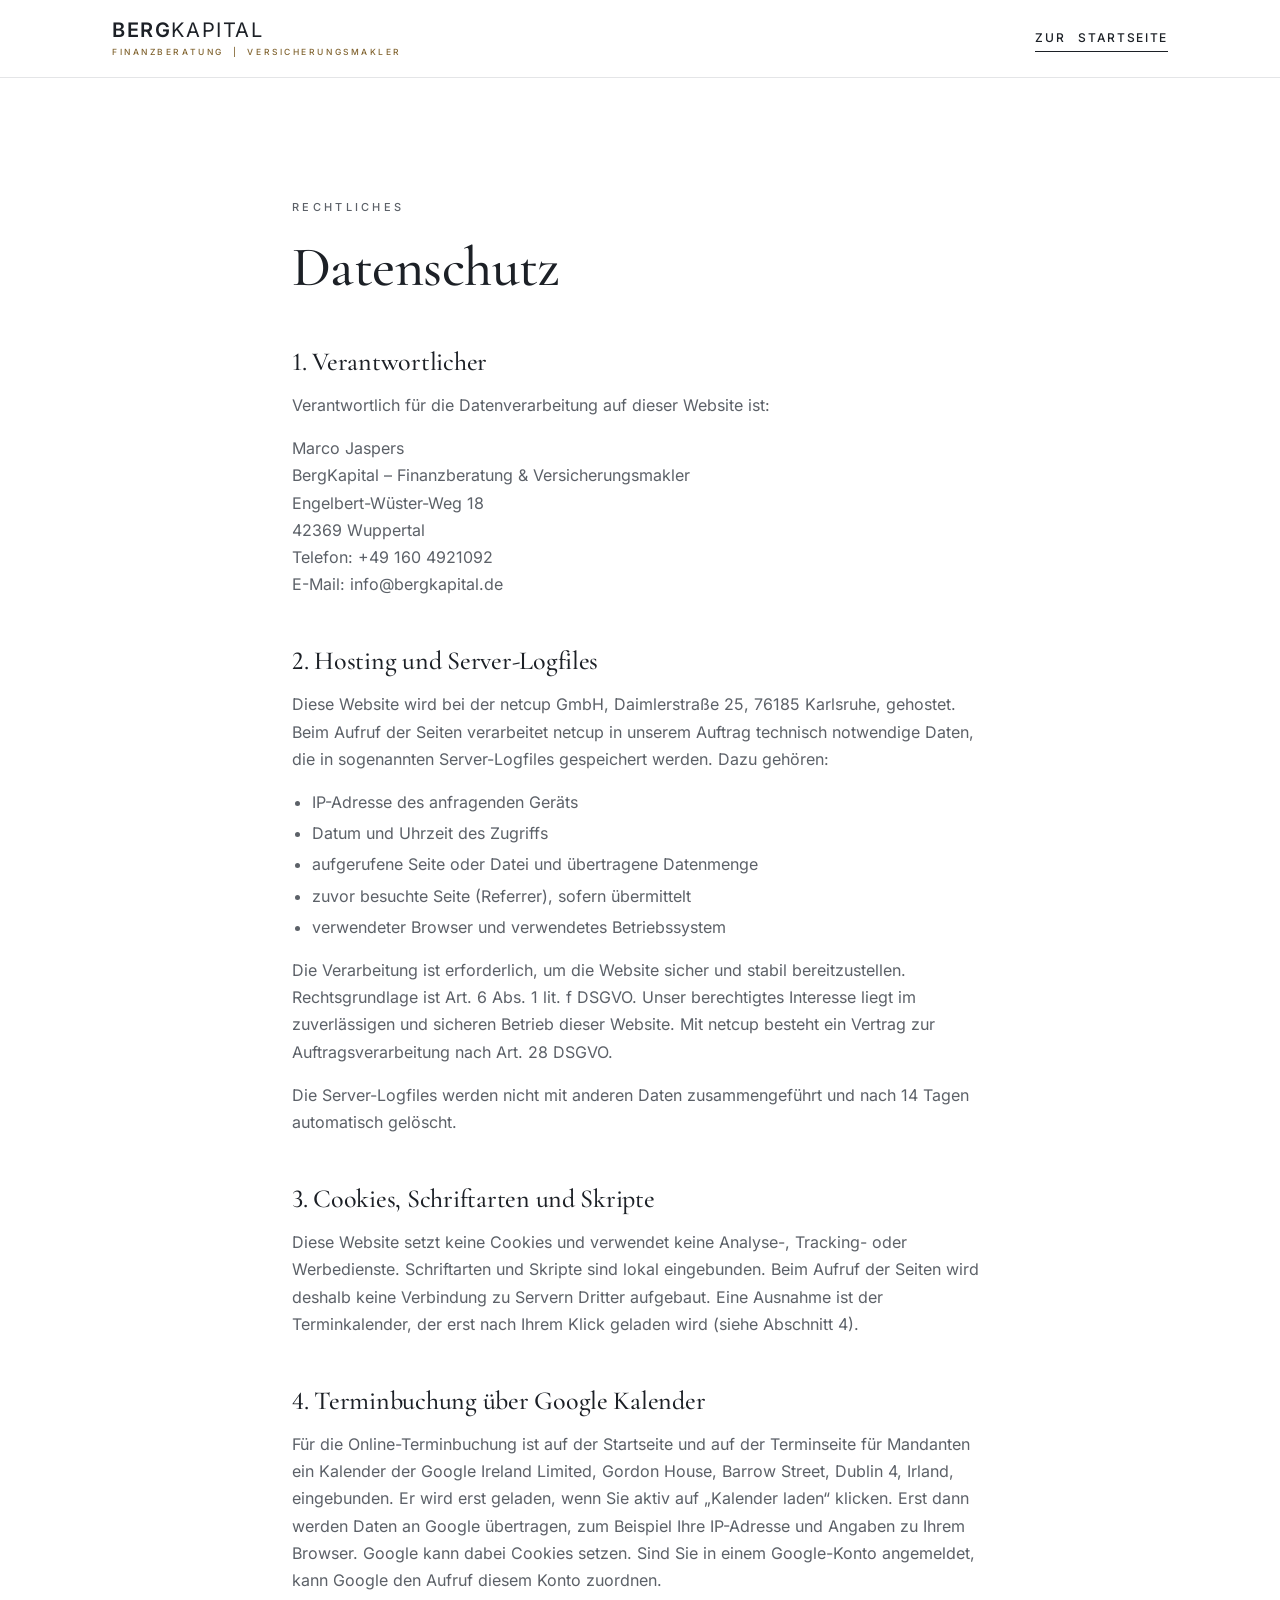
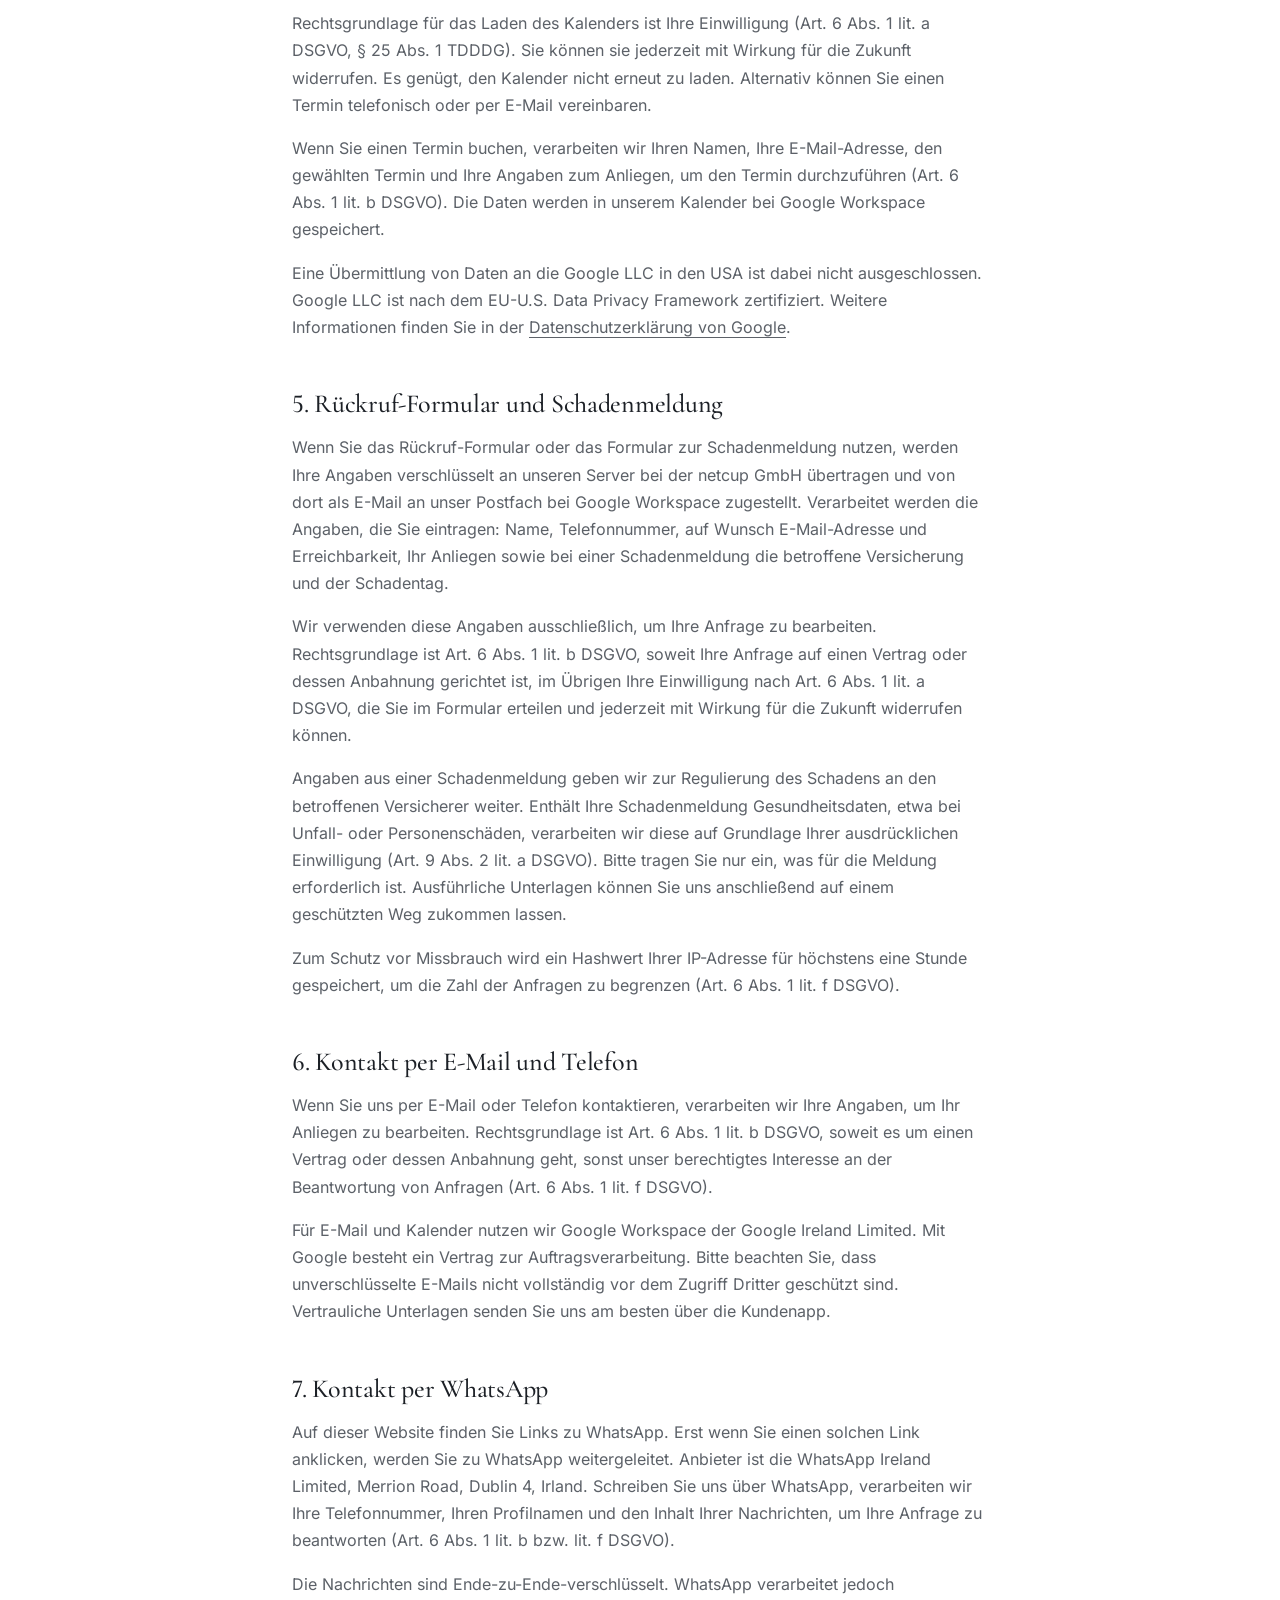
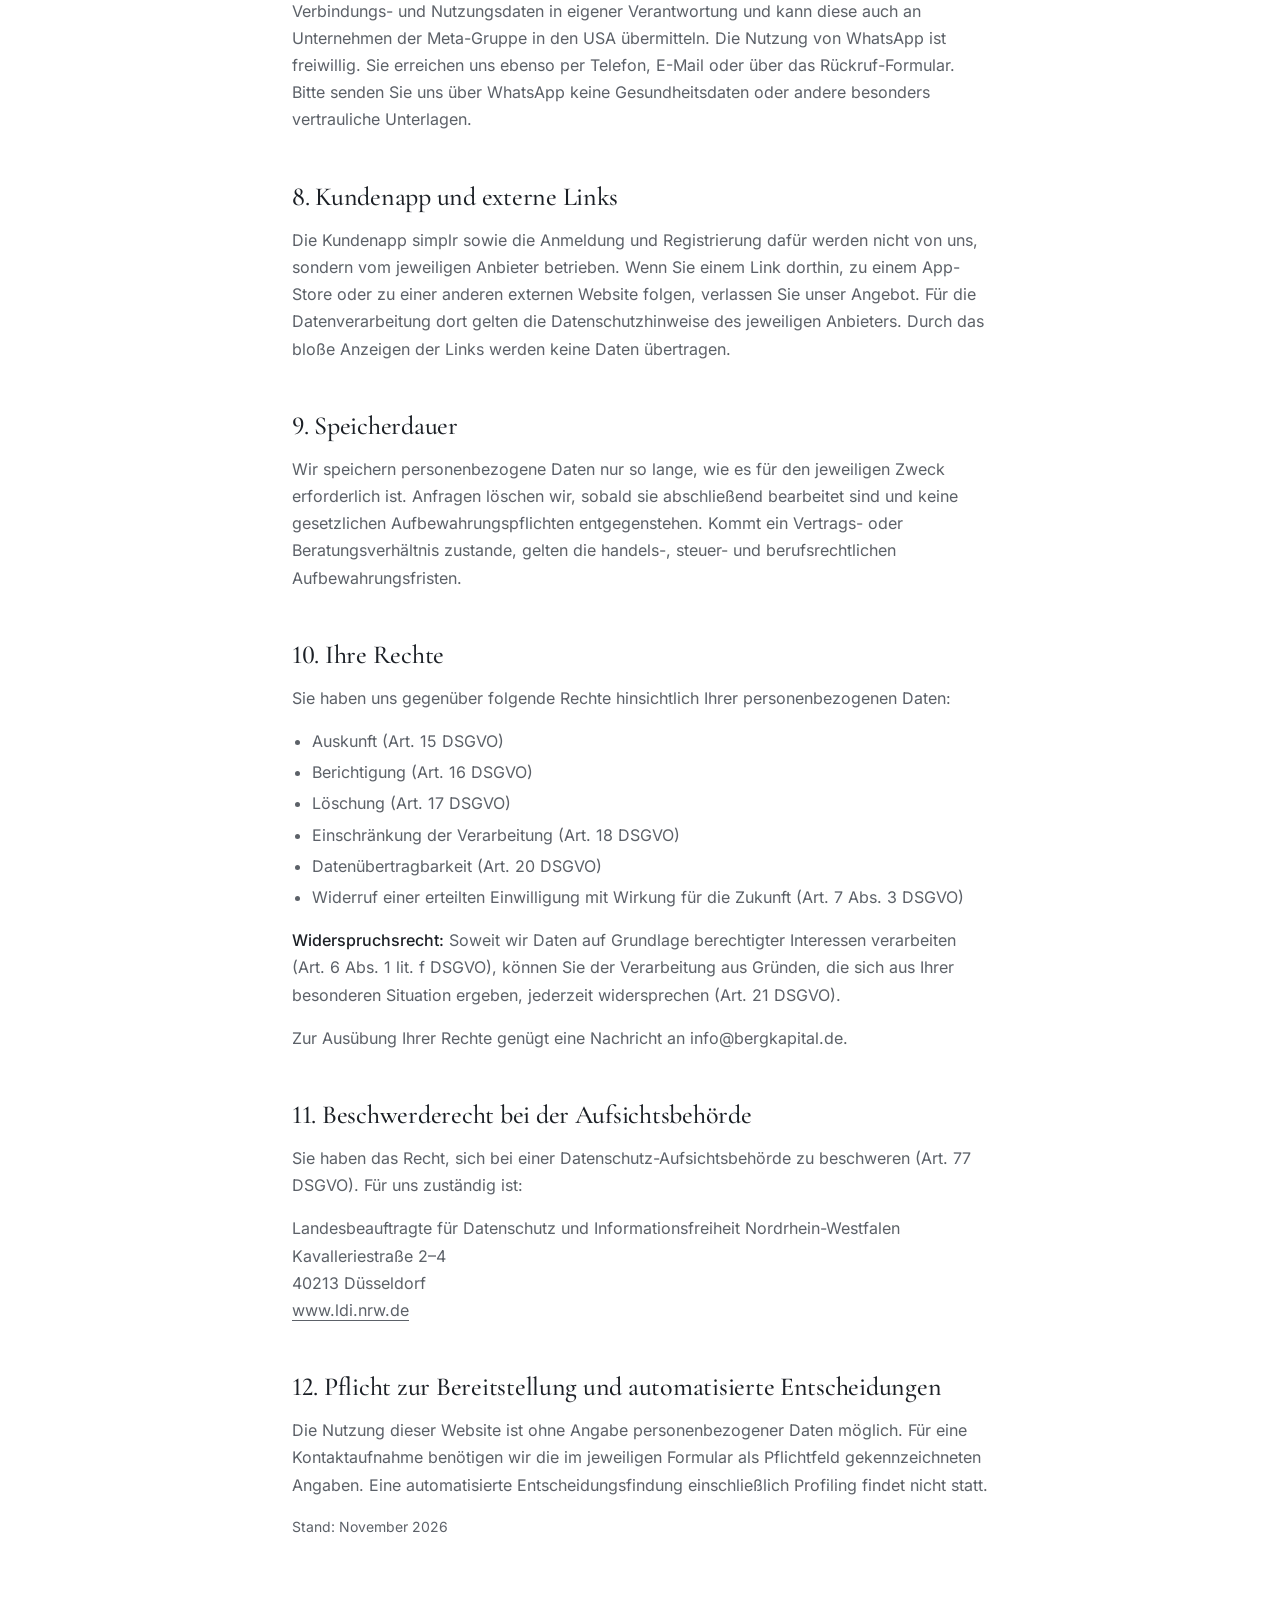
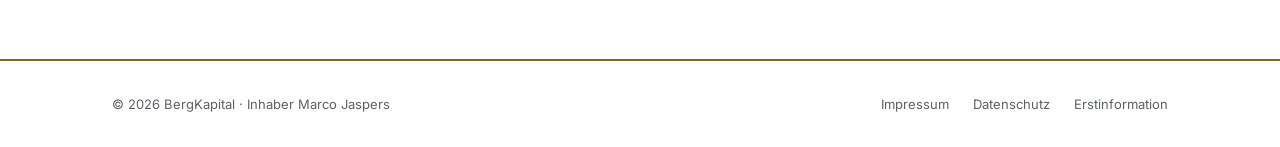
<file: datenschutz.html>
<!doctype html>
<html lang="de" class="theme-marke">
<head>
  <meta charset="utf-8">
  <meta name="viewport" content="width=device-width, initial-scale=1">
  <title>Datenschutz | BergKapital – Finanzberatung &amp; Versicherungsmakler</title>
  <link rel="canonical" href="https://bergkapital.de/datenschutz.html">
  <link rel="icon" type="image/png" sizes="32x32" href="/assets/brand/favicon-32.png">
  <meta name="theme-color" content="#2A2E33">
  <link rel="stylesheet" href="/css/style.css?v=20261109g">
</head>
<body>
  <header class="border-b border-line bg-white">
    <div class="container-x flex items-center justify-between gap-6 py-5">
      <a href="/" class="block" aria-label="BergKapital – zur Startseite">
        <span class="wordmark block text-[1.25rem]"><b>Berg</b><span>Kapital</span></span>
        <span class="wordmark-sub">Finanzberatung&nbsp;&nbsp;|&nbsp;&nbsp;Versicherungsmakler</span>
      </a>
      <a href="/" class="link-line whitespace-nowrap text-[12px]"><span class="hidden sm:inline">Zur&nbsp;</span>Startseite</a>
    </div>
  </header>
  <main class="section">
    <article class="container-x max-w-[760px]">
      <!-- TODO: Entwurf von Claude, rechtlich prüfen lassen -->
      <p class="label">Rechtliches</p>
      <h1 class="mt-5 text-[2.75rem] md:text-[3.5rem]">Datenschutz</h1>
      <div class="mt-12 space-y-4 text-muted [&_h2]:!mt-12 [&_h2]:font-serif [&_h2]:text-[1.625rem] [&_h2]:text-ink">
<h2>1. Verantwortlicher</h2>
<p>Verantwortlich für die Datenverarbeitung auf dieser Website ist:</p>
<p>Marco Jaspers<br>BergKapital – Finanzberatung &amp; Versicherungsmakler<br>Engelbert-Wüster-Weg 18<br>42369 Wuppertal<br>Telefon: +49 160 4921092<br>E-Mail: info@bergkapital.de</p>
<h2>2. Hosting und Server-Logfiles</h2>
<!-- TODO: Anschrift von netcup und Serverstandort prüfen; Speicherdauer entspricht der Protokollrotation in Plesk (täglich, 14 Dateien); AV-Vertrag im netcup Customer Control Panel abschließen -->
<p>Diese Website wird bei der netcup GmbH, Daimlerstraße 25, 76185 Karlsruhe, gehostet. Beim Aufruf der Seiten verarbeitet netcup in unserem Auftrag technisch notwendige Daten, die in sogenannten Server-Logfiles gespeichert werden. Dazu gehören:</p>
<ul class="list-disc space-y-1 pl-5">
  <li>IP-Adresse des anfragenden Geräts</li>
  <li>Datum und Uhrzeit des Zugriffs</li>
  <li>aufgerufene Seite oder Datei und übertragene Datenmenge</li>
  <li>zuvor besuchte Seite (Referrer), sofern übermittelt</li>
  <li>verwendeter Browser und verwendetes Betriebssystem</li>
</ul>
<p>Die Verarbeitung ist erforderlich, um die Website sicher und stabil bereitzustellen. Rechtsgrundlage ist Art. 6 Abs. 1 lit. f DSGVO. Unser berechtigtes Interesse liegt im zuverlässigen und sicheren Betrieb dieser Website. Mit netcup besteht ein Vertrag zur Auftragsverarbeitung nach Art. 28 DSGVO.</p>
<p>Die Server-Logfiles werden nicht mit anderen Daten zusammengeführt und nach 14 Tagen automatisch gelöscht.</p>
<h2>3. Cookies, Schriftarten und Skripte</h2>
<p>Diese Website setzt keine Cookies und verwendet keine Analyse-, Tracking- oder Werbedienste. Schriftarten und Skripte sind lokal eingebunden. Beim Aufruf der Seiten wird deshalb keine Verbindung zu Servern Dritter aufgebaut. Eine Ausnahme ist der Terminkalender, der erst nach Ihrem Klick geladen wird (siehe Abschnitt 4).</p>
<h2>4. Terminbuchung über Google Kalender</h2>
<!-- TODO: Angaben zur Drittlandübermittlung an Google (Data Privacy Framework, Standardvertragsklauseln) rechtlich prüfen lassen -->
<p>Für die Online-Terminbuchung ist auf der Startseite und auf der Terminseite für Mandanten ein Kalender der Google Ireland Limited, Gordon House, Barrow Street, Dublin 4, Irland, eingebunden. Er wird erst geladen, wenn Sie aktiv auf „Kalender laden“ klicken. Erst dann werden Daten an Google übertragen, zum Beispiel Ihre IP-Adresse und Angaben zu Ihrem Browser. Google kann dabei Cookies setzen. Sind Sie in einem Google-Konto angemeldet, kann Google den Aufruf diesem Konto zuordnen.</p>
<p>Rechtsgrundlage für das Laden des Kalenders ist Ihre Einwilligung (Art. 6 Abs. 1 lit. a DSGVO, § 25 Abs. 1 TDDDG). Sie können sie jederzeit mit Wirkung für die Zukunft widerrufen. Es genügt, den Kalender nicht erneut zu laden. Alternativ können Sie einen Termin telefonisch oder per E-Mail vereinbaren.</p>
<p>Wenn Sie einen Termin buchen, verarbeiten wir Ihren Namen, Ihre E-Mail-Adresse, den gewählten Termin und Ihre Angaben zum Anliegen, um den Termin durchzuführen (Art. 6 Abs. 1 lit. b DSGVO). Die Daten werden in unserem Kalender bei Google Workspace gespeichert.</p>
<p>Eine Übermittlung von Daten an die Google LLC in den USA ist dabei nicht ausgeschlossen. Google LLC ist nach dem EU-U.S. Data Privacy Framework zertifiziert. Weitere Informationen finden Sie in der <a href="https://policies.google.com/privacy?hl=de" target="_blank" rel="noopener" class="underline underline-offset-4 hover:text-ink">Datenschutzerklärung von Google</a>.</p>
<h2>5. Rückruf-Formular und Schadenmeldung</h2>
<!-- TODO: Verarbeitung von Gesundheitsdaten in Schadenmeldungen (Art. 9 DSGVO) und Wortlaut der Einwilligung im Formular rechtlich prüfen lassen -->
<p>Wenn Sie das Rückruf-Formular oder das Formular zur Schadenmeldung nutzen, werden Ihre Angaben verschlüsselt an unseren Server bei der netcup GmbH übertragen und von dort als E-Mail an unser Postfach bei Google Workspace zugestellt. Verarbeitet werden die Angaben, die Sie eintragen: Name, Telefonnummer, auf Wunsch E-Mail-Adresse und Erreichbarkeit, Ihr Anliegen sowie bei einer Schadenmeldung die betroffene Versicherung und der Schadentag.</p>
<p>Wir verwenden diese Angaben ausschließlich, um Ihre Anfrage zu bearbeiten. Rechtsgrundlage ist Art. 6 Abs. 1 lit. b DSGVO, soweit Ihre Anfrage auf einen Vertrag oder dessen Anbahnung gerichtet ist, im Übrigen Ihre Einwilligung nach Art. 6 Abs. 1 lit. a DSGVO, die Sie im Formular erteilen und jederzeit mit Wirkung für die Zukunft widerrufen können.</p>
<p>Angaben aus einer Schadenmeldung geben wir zur Regulierung des Schadens an den betroffenen Versicherer weiter. Enthält Ihre Schadenmeldung Gesundheitsdaten, etwa bei Unfall- oder Personenschäden, verarbeiten wir diese auf Grundlage Ihrer ausdrücklichen Einwilligung (Art. 9 Abs. 2 lit. a DSGVO). Bitte tragen Sie nur ein, was für die Meldung erforderlich ist. Ausführliche Unterlagen können Sie uns anschließend auf einem geschützten Weg zukommen lassen.</p>
<p>Zum Schutz vor Missbrauch wird ein Hashwert Ihrer IP-Adresse für höchstens eine Stunde gespeichert, um die Zahl der Anfragen zu begrenzen (Art. 6 Abs. 1 lit. f DSGVO).</p>
<h2>6. Kontakt per E-Mail und Telefon</h2>
<p>Wenn Sie uns per E-Mail oder Telefon kontaktieren, verarbeiten wir Ihre Angaben, um Ihr Anliegen zu bearbeiten. Rechtsgrundlage ist Art. 6 Abs. 1 lit. b DSGVO, soweit es um einen Vertrag oder dessen Anbahnung geht, sonst unser berechtigtes Interesse an der Beantwortung von Anfragen (Art. 6 Abs. 1 lit. f DSGVO).</p>
<p>Für E-Mail und Kalender nutzen wir Google Workspace der Google Ireland Limited. Mit Google besteht ein Vertrag zur Auftragsverarbeitung. Bitte beachten Sie, dass unverschlüsselte E-Mails nicht vollständig vor dem Zugriff Dritter geschützt sind. Vertrauliche Unterlagen senden Sie uns am besten über die Kundenapp.</p>
<h2>7. Kontakt per WhatsApp</h2>
<p>Auf dieser Website finden Sie Links zu WhatsApp. Erst wenn Sie einen solchen Link anklicken, werden Sie zu WhatsApp weitergeleitet. Anbieter ist die WhatsApp Ireland Limited, Merrion Road, Dublin 4, Irland. Schreiben Sie uns über WhatsApp, verarbeiten wir Ihre Telefonnummer, Ihren Profilnamen und den Inhalt Ihrer Nachrichten, um Ihre Anfrage zu beantworten (Art. 6 Abs. 1 lit. b bzw. lit. f DSGVO).</p>
<p>Die Nachrichten sind Ende-zu-Ende-verschlüsselt. WhatsApp verarbeitet jedoch Verbindungs- und Nutzungsdaten in eigener Verantwortung und kann diese auch an Unternehmen der Meta-Gruppe in den USA übermitteln. Die Nutzung von WhatsApp ist freiwillig. Sie erreichen uns ebenso per Telefon, E-Mail oder über das Rückruf-Formular. Bitte senden Sie uns über WhatsApp keine Gesundheitsdaten oder andere besonders vertrauliche Unterlagen.</p>
<h2>8. Kundenapp und externe Links</h2>
<p>Die Kundenapp simplr sowie die Anmeldung und Registrierung dafür werden nicht von uns, sondern vom jeweiligen Anbieter betrieben. Wenn Sie einem Link dorthin, zu einem App-Store oder zu einer anderen externen Website folgen, verlassen Sie unser Angebot. Für die Datenverarbeitung dort gelten die Datenschutzhinweise des jeweiligen Anbieters. Durch das bloße Anzeigen der Links werden keine Daten übertragen.</p>
<h2>9. Speicherdauer</h2>
<p>Wir speichern personenbezogene Daten nur so lange, wie es für den jeweiligen Zweck erforderlich ist. Anfragen löschen wir, sobald sie abschließend bearbeitet sind und keine gesetzlichen Aufbewahrungspflichten entgegenstehen. Kommt ein Vertrags- oder Beratungsverhältnis zustande, gelten die handels-, steuer- und berufsrechtlichen Aufbewahrungsfristen.</p>
<h2>10. Ihre Rechte</h2>
<p>Sie haben uns gegenüber folgende Rechte hinsichtlich Ihrer personenbezogenen Daten:</p>
<ul class="list-disc space-y-1 pl-5">
  <li>Auskunft (Art. 15 DSGVO)</li>
  <li>Berichtigung (Art. 16 DSGVO)</li>
  <li>Löschung (Art. 17 DSGVO)</li>
  <li>Einschränkung der Verarbeitung (Art. 18 DSGVO)</li>
  <li>Datenübertragbarkeit (Art. 20 DSGVO)</li>
  <li>Widerruf einer erteilten Einwilligung mit Wirkung für die Zukunft (Art. 7 Abs. 3 DSGVO)</li>
</ul>
<p><span class="font-medium text-ink">Widerspruchsrecht:</span> Soweit wir Daten auf Grundlage berechtigter Interessen verarbeiten (Art. 6 Abs. 1 lit. f DSGVO), können Sie der Verarbeitung aus Gründen, die sich aus Ihrer besonderen Situation ergeben, jederzeit widersprechen (Art. 21 DSGVO).</p>
<p>Zur Ausübung Ihrer Rechte genügt eine Nachricht an info@bergkapital.de.</p>
<h2>11. Beschwerderecht bei der Aufsichtsbehörde</h2>
<!-- TODO: Anschrift der Aufsichtsbehörde prüfen -->
<p>Sie haben das Recht, sich bei einer Datenschutz-Aufsichtsbehörde zu beschweren (Art. 77 DSGVO). Für uns zuständig ist:</p>
<p>Landesbeauftragte für Datenschutz und Informationsfreiheit Nordrhein-Westfalen<br>Kavalleriestraße 2–4<br>40213 Düsseldorf<br><a href="https://www.ldi.nrw.de" target="_blank" rel="noopener" class="underline underline-offset-4 hover:text-ink">www.ldi.nrw.de</a></p>
<h2>12. Pflicht zur Bereitstellung und automatisierte Entscheidungen</h2>
<p>Die Nutzung dieser Website ist ohne Angabe personenbezogener Daten möglich. Für eine Kontaktaufnahme benötigen wir die im jeweiligen Formular als Pflichtfeld gekennzeichneten Angaben. Eine automatisierte Entscheidungsfindung einschließlich Profiling findet nicht statt.</p>
<p class="text-[14px]">Stand: November 2026</p>
      </div>
    </article>
  </main>
  <footer class="border-t-2 border-cta bg-white">
    <div class="container-x flex flex-col gap-4 py-8 text-[13px] text-muted sm:flex-row sm:justify-between">
      <p>© 2026 BergKapital · Inhaber Marco Jaspers</p>
      <nav aria-label="Rechtliches"><ul class="flex gap-6">
        <li><a href="/impressum.html" class="hover:text-ink">Impressum</a></li>
        <li><a href="/datenschutz.html" class="hover:text-ink">Datenschutz</a></li>
        <li><a href="/erstinformation.html" class="hover:text-ink">Erstinformation</a></li>
      </ul></nav>
    </div>
  </footer>
</body>
</html>
</file>
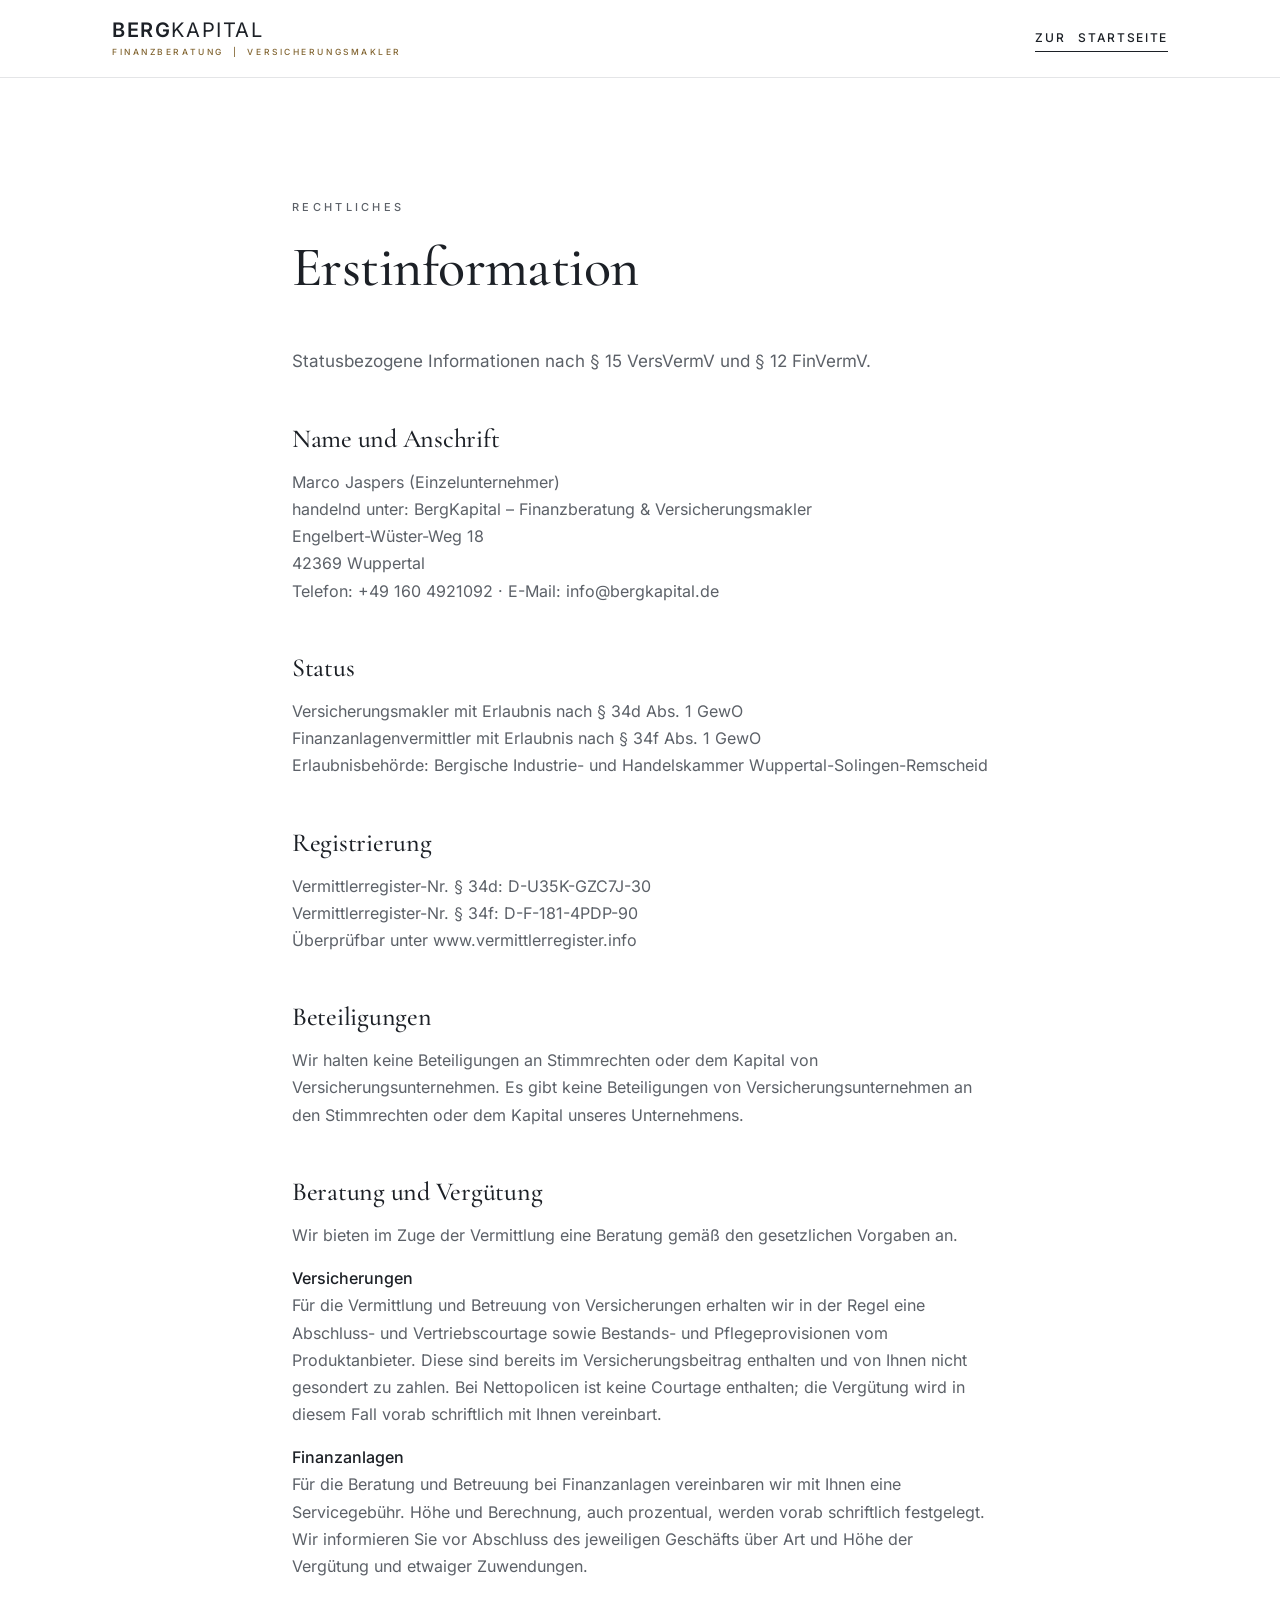
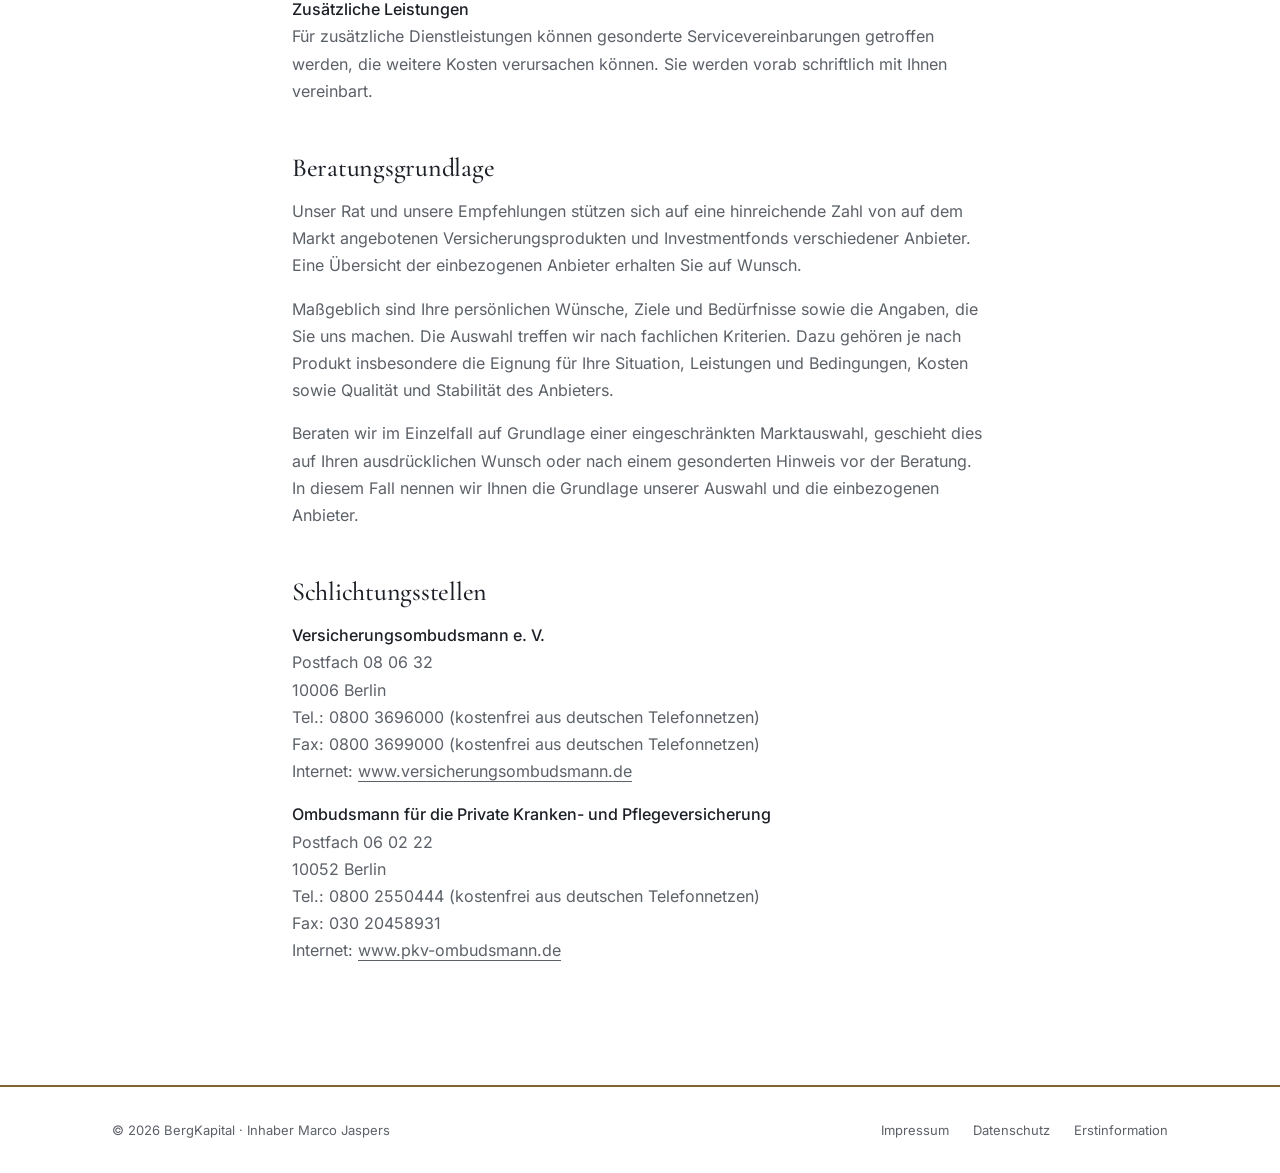
<file: erstinformation.html>
<!doctype html>
<html lang="de" class="theme-marke">
<head>
  <meta charset="utf-8">
  <meta name="viewport" content="width=device-width, initial-scale=1">
  <title>Erstinformation | BergKapital – Finanzberatung &amp; Versicherungsmakler</title>
  <link rel="canonical" href="https://bergkapital.de/erstinformation.html">
  <link rel="icon" type="image/png" sizes="32x32" href="/assets/brand/favicon-32.png">
  <meta name="theme-color" content="#2A2E33">
  <link rel="stylesheet" href="/css/style.css?v=20261109g">
</head>
<body>
  <header class="border-b border-line bg-white">
    <div class="container-x flex items-center justify-between gap-6 py-5">
      <a href="/" class="block" aria-label="BergKapital – zur Startseite">
        <span class="wordmark block text-[1.25rem]"><b>Berg</b><span>Kapital</span></span>
        <span class="wordmark-sub">Finanzberatung&nbsp;&nbsp;|&nbsp;&nbsp;Versicherungsmakler</span>
      </a>
      <a href="/" class="link-line whitespace-nowrap text-[12px]"><span class="hidden sm:inline">Zur&nbsp;</span>Startseite</a>
    </div>
  </header>
  <main class="section">
    <article class="container-x max-w-[760px]">
      <!-- TODO: Erstinformation nach § 15 VersVermV / § 12 FinVermV vervollständigen und rechtlich prüfen lassen -->
      <p class="label">Rechtliches</p>
      <h1 class="mt-5 text-[2.75rem] md:text-[3.5rem]">Erstinformation</h1>
      <div class="mt-12 space-y-4 text-muted [&_h2]:!mt-12 [&_h2]:font-serif [&_h2]:text-[1.625rem] [&_h2]:text-ink">
<p class="text-[17px]">Statusbezogene Informationen nach § 15 VersVermV und § 12 FinVermV.</p>
<h2>Name und Anschrift</h2>
<p>Marco Jaspers (Einzelunternehmer)<br>handelnd unter: BergKapital – Finanzberatung &amp; Versicherungsmakler<br>Engelbert-Wüster-Weg 18<br>42369 Wuppertal<br>Telefon: +49 160 4921092 · E-Mail: info@bergkapital.de</p>
<h2>Status</h2>
<p>Versicherungsmakler mit Erlaubnis nach § 34d Abs. 1 GewO<br>Finanzanlagenvermittler mit Erlaubnis nach § 34f Abs. 1 GewO<br>Erlaubnisbehörde: Bergische Industrie- und Handelskammer Wuppertal-Solingen-Remscheid</p>
<h2>Registrierung</h2>
<p>Vermittlerregister-Nr. § 34d: D-U35K-GZC7J-30<br>Vermittlerregister-Nr. § 34f: D-F-181-4PDP-90<br>Überprüfbar unter www.vermittlerregister.info</p>
<h2>Beteiligungen</h2>
<p>Wir halten keine Beteiligungen an Stimmrechten oder dem Kapital von Versicherungsunternehmen. Es gibt keine Beteiligungen von Versicherungsunternehmen an den Stimmrechten oder dem Kapital unseres Unternehmens.</p>
<h2>Beratung und Vergütung</h2>
<!-- TODO: rechtlich prüfen lassen: Vergütung durch Verbraucher bei Nettopolicen und Servicevereinbarungen (§ 34d GewO); Servicegebühr bei Finanzanlagen und Offenlegung nach FinVermV; klären, ob bei Finanzanlagen Bestandspflegeprovisionen fließen -->
<p>Wir bieten im Zuge der Vermittlung eine Beratung gemäß den gesetzlichen Vorgaben an.</p>
<p><span class="font-medium text-ink">Versicherungen</span><br>Für die Vermittlung und Betreuung von Versicherungen erhalten wir in der Regel eine Abschluss- und Vertriebscourtage sowie Bestands- und Pflegeprovisionen vom Produktanbieter. Diese sind bereits im Versicherungsbeitrag enthalten und von Ihnen nicht gesondert zu zahlen. Bei Nettopolicen ist keine Courtage enthalten; die Vergütung wird in diesem Fall vorab schriftlich mit Ihnen vereinbart.</p>
<p><span class="font-medium text-ink">Finanzanlagen</span><br>Für die Beratung und Betreuung bei Finanzanlagen vereinbaren wir mit Ihnen eine Servicegebühr. Höhe und Berechnung, auch prozentual, werden vorab schriftlich festgelegt. Wir informieren Sie vor Abschluss des jeweiligen Geschäfts über Art und Höhe der Vergütung und etwaiger Zuwendungen.</p>
<p><span class="font-medium text-ink">Zusätzliche Leistungen</span><br>Für zusätzliche Dienstleistungen können gesonderte Servicevereinbarungen getroffen werden, die weitere Kosten verursachen können. Sie werden vorab schriftlich mit Ihnen vereinbart.</p>
<h2>Beratungsgrundlage</h2>
<!-- TODO: Entwurf von Claude; rechtlich prüfen lassen und mit dem Erlaubnisumfang nach § 34f Abs. 1 GewO abgleichen -->
<p>Unser Rat und unsere Empfehlungen stützen sich auf eine hinreichende Zahl von auf dem Markt angebotenen Versicherungsprodukten und Investmentfonds verschiedener Anbieter. Eine Übersicht der einbezogenen Anbieter erhalten Sie auf Wunsch.</p>
<p>Maßgeblich sind Ihre persönlichen Wünsche, Ziele und Bedürfnisse sowie die Angaben, die Sie uns machen. Die Auswahl treffen wir nach fachlichen Kriterien. Dazu gehören je nach Produkt insbesondere die Eignung für Ihre Situation, Leistungen und Bedingungen, Kosten sowie Qualität und Stabilität des Anbieters.</p>
<p>Beraten wir im Einzelfall auf Grundlage einer eingeschränkten Marktauswahl, geschieht dies auf Ihren ausdrücklichen Wunsch oder nach einem gesonderten Hinweis vor der Beratung. In diesem Fall nennen wir Ihnen die Grundlage unserer Auswahl und die einbezogenen Anbieter.</p>
<h2>Schlichtungsstellen</h2>
<!-- TODO: Schlichtungsstelle für Finanzanlagen klären -->
<p><span class="font-medium text-ink">Versicherungsombudsmann e. V.</span><br>Postfach 08 06 32<br>10006 Berlin<br>Tel.: 0800 3696000 (kostenfrei aus deutschen Telefonnetzen)<br>Fax: 0800 3699000 (kostenfrei aus deutschen Telefonnetzen)<br>Internet: <a href="https://www.versicherungsombudsmann.de" target="_blank" rel="noopener" class="underline underline-offset-4 hover:text-ink">www.versicherungsombudsmann.de</a></p>
<p><span class="font-medium text-ink">Ombudsmann für die Private Kranken- und Pflegeversicherung</span><br>Postfach 06 02 22<br>10052 Berlin<br>Tel.: 0800 2550444 (kostenfrei aus deutschen Telefonnetzen)<br>Fax: 030 20458931<br>Internet: <a href="https://www.pkv-ombudsmann.de" target="_blank" rel="noopener" class="underline underline-offset-4 hover:text-ink">www.pkv-ombudsmann.de</a></p>
      </div>
    </article>
  </main>
  <footer class="border-t-2 border-cta bg-white">
    <div class="container-x flex flex-col gap-4 py-8 text-[13px] text-muted sm:flex-row sm:justify-between">
      <p>© 2026 BergKapital · Inhaber Marco Jaspers</p>
      <nav aria-label="Rechtliches"><ul class="flex gap-6">
        <li><a href="/impressum.html" class="hover:text-ink">Impressum</a></li>
        <li><a href="/datenschutz.html" class="hover:text-ink">Datenschutz</a></li>
        <li><a href="/erstinformation.html" class="hover:text-ink">Erstinformation</a></li>
      </ul></nav>
    </div>
  </footer>
</body>
</html>
</file>
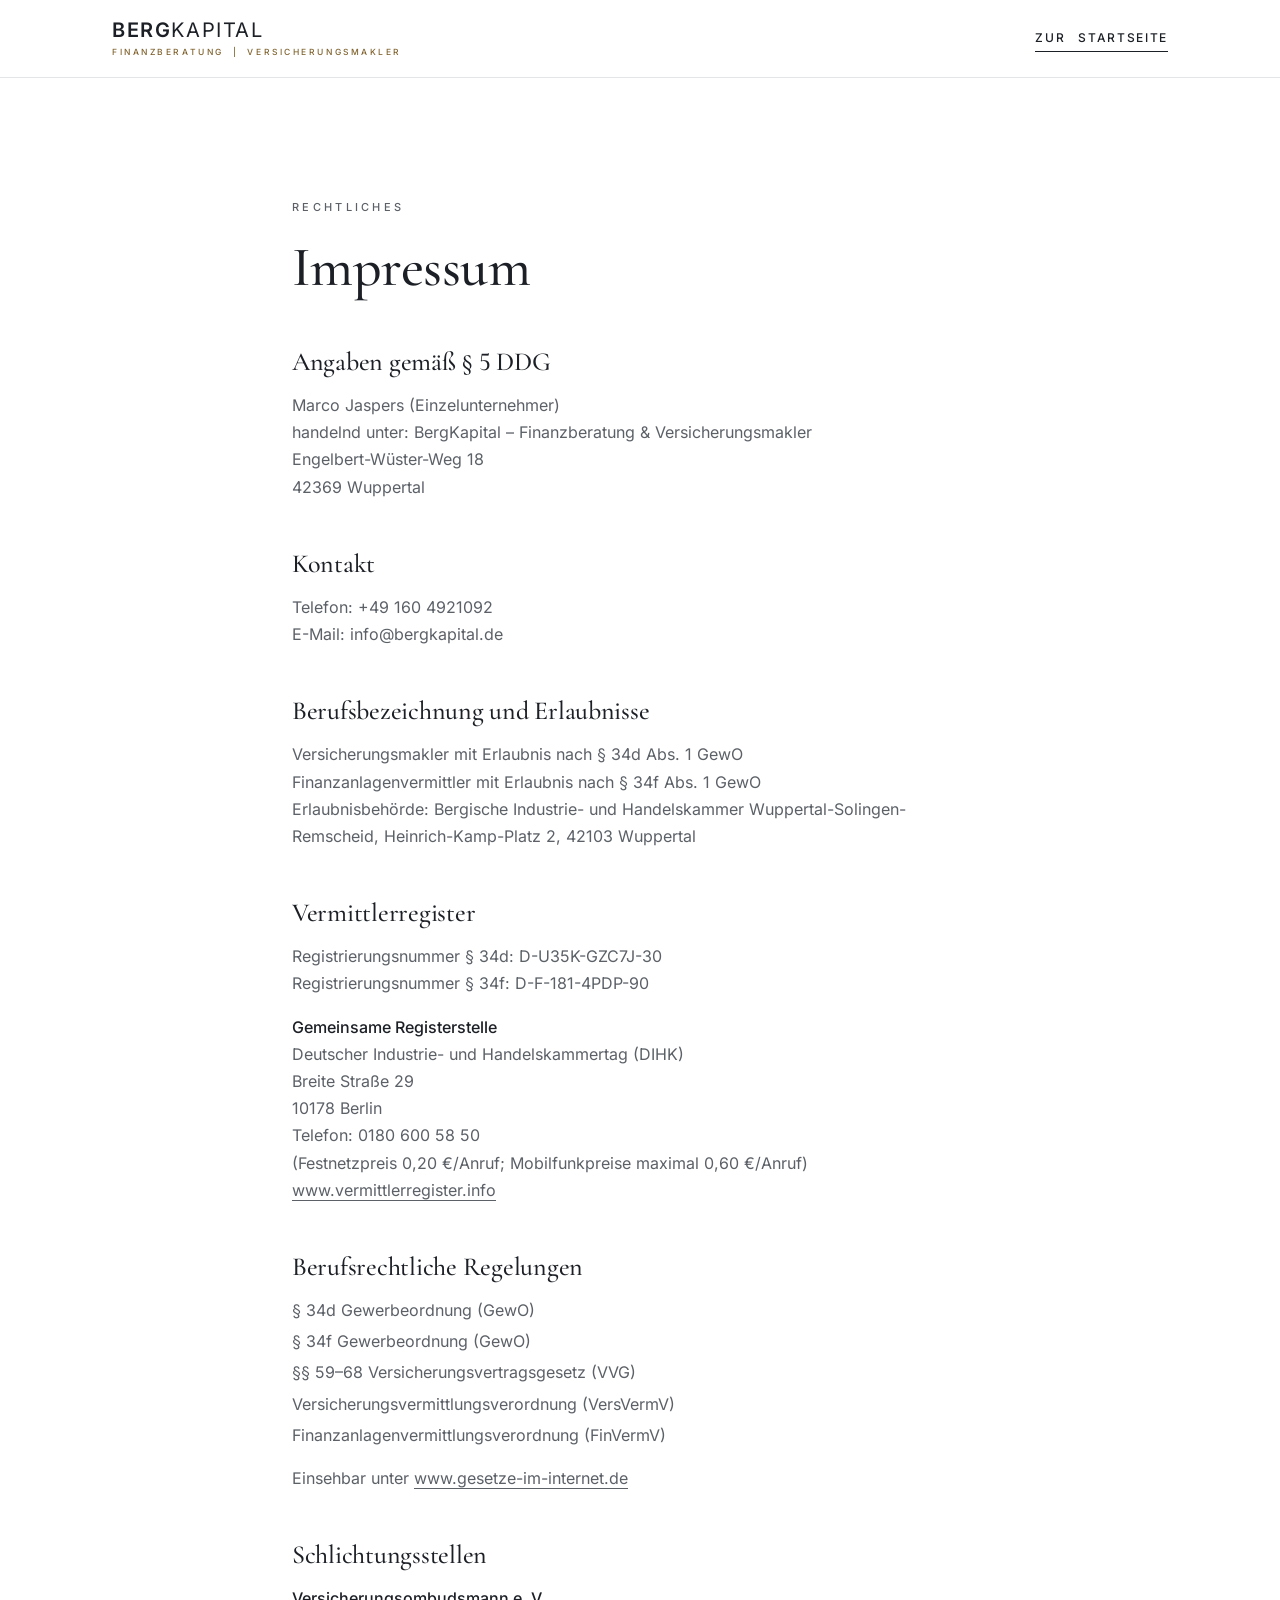
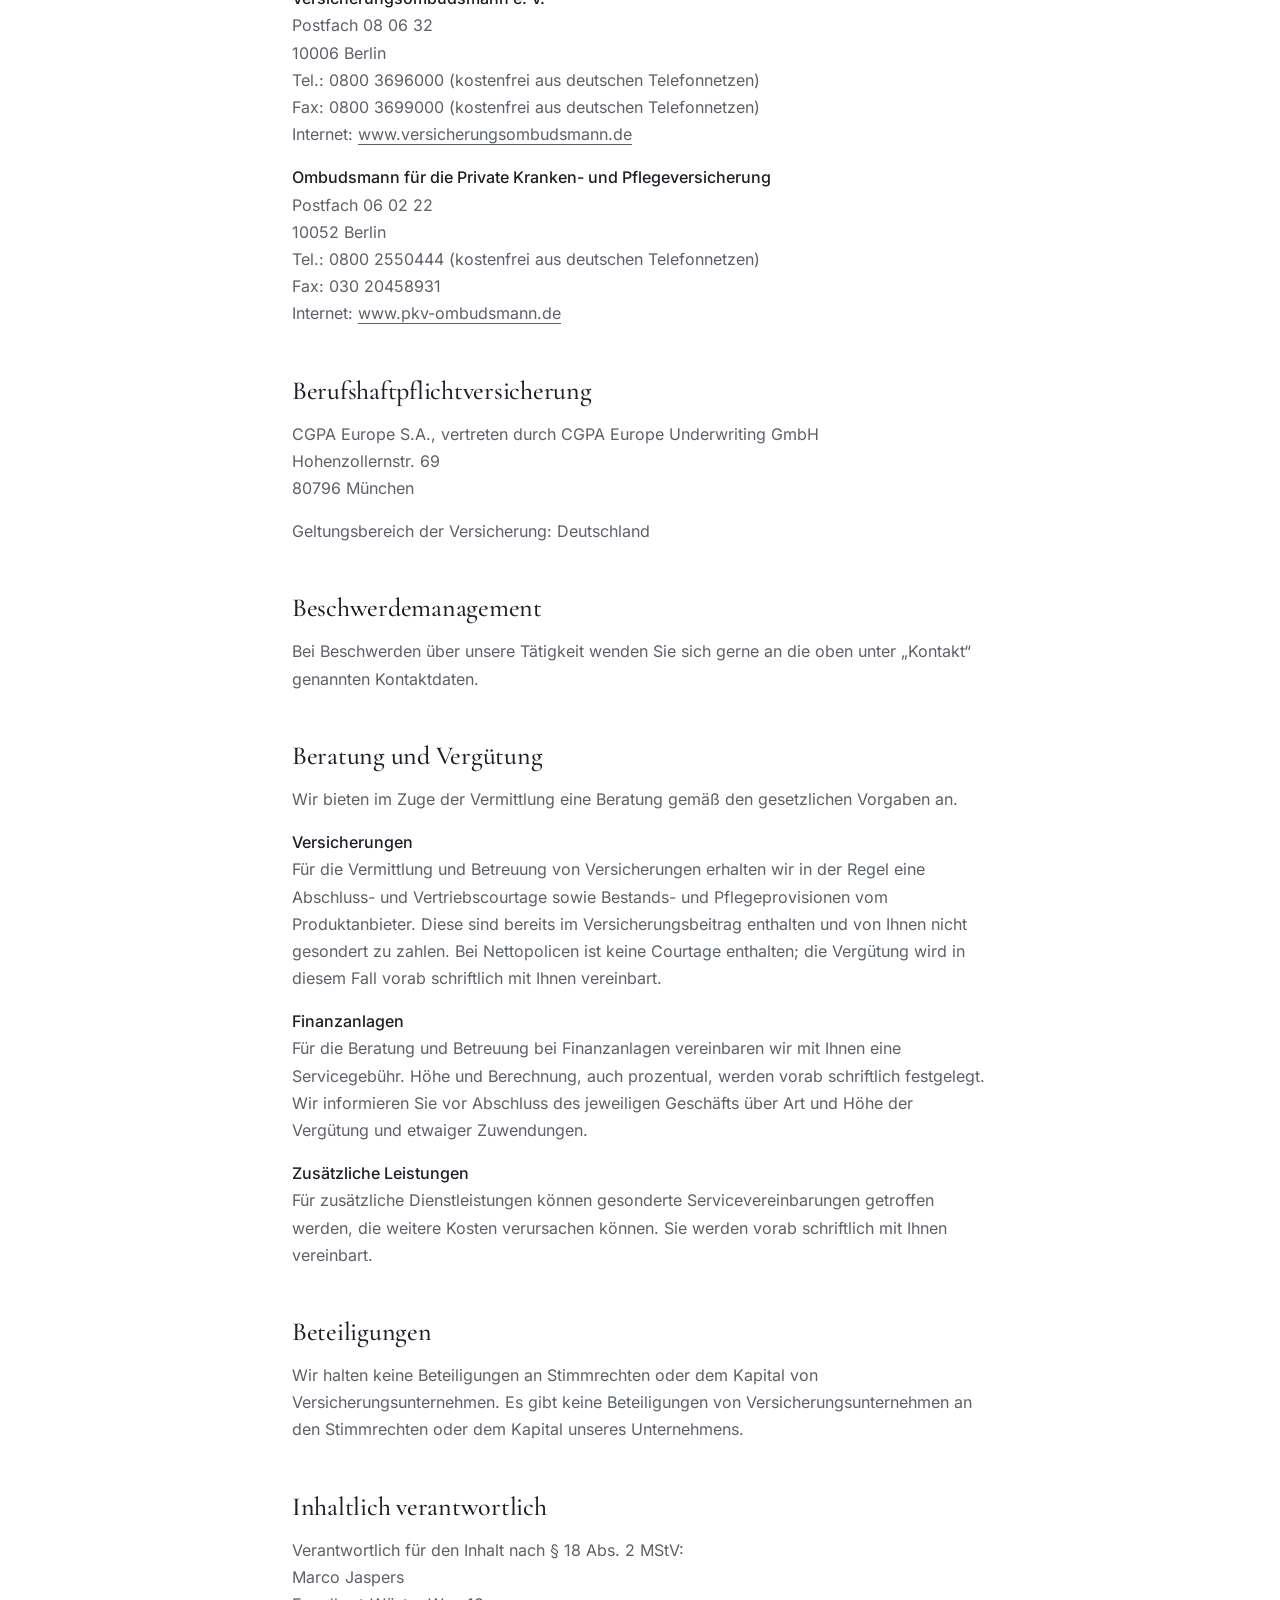
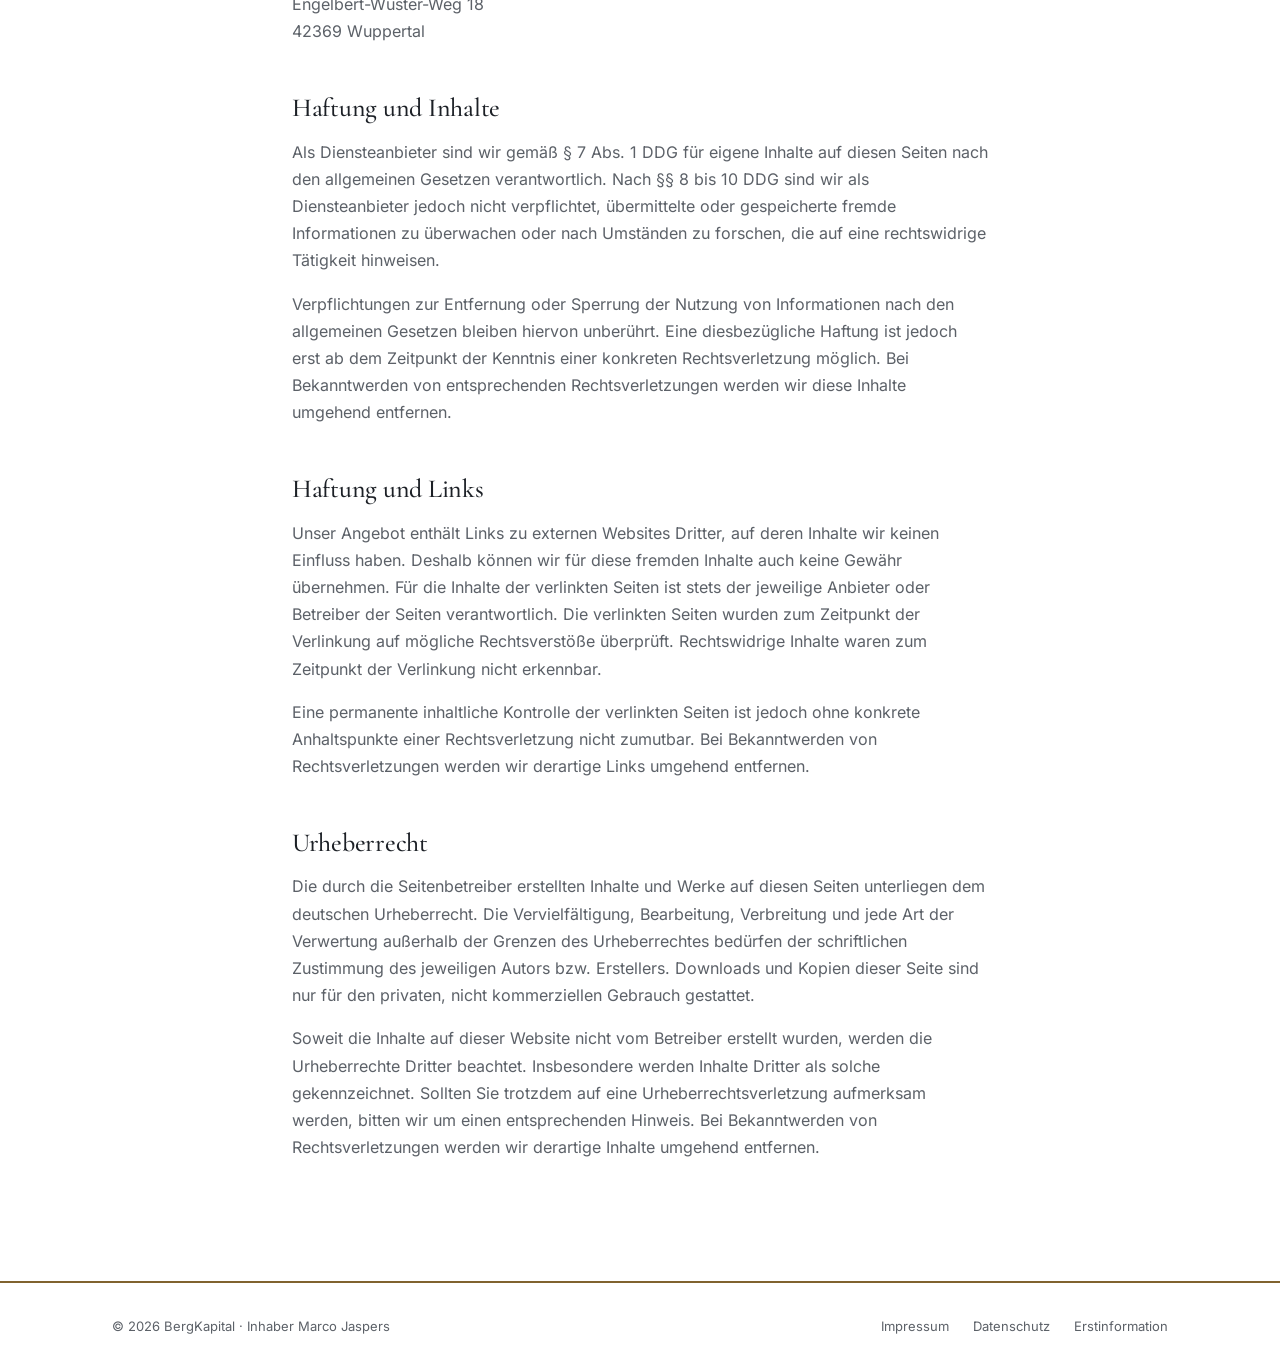
<file: impressum.html>
<!doctype html>
<html lang="de" class="theme-marke">
<head>
  <meta charset="utf-8">
  <meta name="viewport" content="width=device-width, initial-scale=1">
  <title>Impressum | BergKapital – Finanzberatung &amp; Versicherungsmakler</title>
  <link rel="canonical" href="https://bergkapital.de/impressum.html">
  <link rel="icon" type="image/png" sizes="32x32" href="/assets/brand/favicon-32.png">
  <meta name="theme-color" content="#2A2E33">
  <link rel="stylesheet" href="/css/style.css?v=20261109g">
</head>
<body>
  <header class="border-b border-line bg-white">
    <div class="container-x flex items-center justify-between gap-6 py-5">
      <a href="/" class="block" aria-label="BergKapital – zur Startseite">
        <span class="wordmark block text-[1.25rem]"><b>Berg</b><span>Kapital</span></span>
        <span class="wordmark-sub">Finanzberatung&nbsp;&nbsp;|&nbsp;&nbsp;Versicherungsmakler</span>
      </a>
      <a href="/" class="link-line whitespace-nowrap text-[12px]"><span class="hidden sm:inline">Zur&nbsp;</span>Startseite</a>
    </div>
  </header>
  <main class="section">
    <article class="container-x max-w-[760px]">
      <!-- TODO: Schlichtungsstelle für Finanzanlagen klären, IHK-Anschrift prüfen, Impressum rechtlich prüfen lassen -->
      <p class="label">Rechtliches</p>
      <h1 class="mt-5 text-[2.75rem] md:text-[3.5rem]">Impressum</h1>
      <div class="mt-12 space-y-4 text-muted [&_h2]:!mt-12 [&_h2]:font-serif [&_h2]:text-[1.625rem] [&_h2]:text-ink">
<h2>Angaben gemäß § 5 DDG</h2>
<p>Marco Jaspers (Einzelunternehmer)<br>handelnd unter: BergKapital – Finanzberatung &amp; Versicherungsmakler<br>Engelbert-Wüster-Weg 18<br>42369 Wuppertal</p>
<h2>Kontakt</h2>
<p>Telefon: +49 160 4921092<br>E-Mail: info@bergkapital.de</p>
<h2>Berufsbezeichnung und Erlaubnisse</h2>
<p>Versicherungsmakler mit Erlaubnis nach § 34d Abs. 1 GewO<br>Finanzanlagenvermittler mit Erlaubnis nach § 34f Abs. 1 GewO<br>Erlaubnisbehörde: Bergische Industrie- und Handelskammer Wuppertal-Solingen-Remscheid, Heinrich-Kamp-Platz 2, 42103 Wuppertal</p>
<h2>Vermittlerregister</h2>
<p>Registrierungsnummer § 34d: D-U35K-GZC7J-30<br>Registrierungsnummer § 34f: D-F-181-4PDP-90</p>
<p><span class="font-medium text-ink">Gemeinsame Registerstelle</span><br>Deutscher Industrie- und Handelskammertag (DIHK)<br>Breite Straße 29<br>10178 Berlin<br>Telefon: 0180 600 58 50<br>(Festnetzpreis 0,20 €/Anruf; Mobilfunkpreise maximal 0,60 €/Anruf)<br><a href="https://www.vermittlerregister.info" target="_blank" rel="noopener" class="underline underline-offset-4 hover:text-ink">www.vermittlerregister.info</a></p>
<h2>Berufsrechtliche Regelungen</h2>
<ul class="space-y-1">
  <li>§ 34d Gewerbeordnung (GewO)</li>
  <li>§ 34f Gewerbeordnung (GewO)</li>
  <li>§§ 59–68 Versicherungsvertragsgesetz (VVG)</li>
  <li>Versicherungsvermittlungsverordnung (VersVermV)</li>
  <li>Finanzanlagenvermittlungsverordnung (FinVermV)</li>
</ul>
<p>Einsehbar unter <a href="https://www.gesetze-im-internet.de" target="_blank" rel="noopener" class="underline underline-offset-4 hover:text-ink">www.gesetze-im-internet.de</a></p>

<h2>Schlichtungsstellen</h2>
<p><span class="font-medium text-ink">Versicherungsombudsmann e. V.</span><br>Postfach 08 06 32<br>10006 Berlin<br>Tel.: 0800 3696000 (kostenfrei aus deutschen Telefonnetzen)<br>Fax: 0800 3699000 (kostenfrei aus deutschen Telefonnetzen)<br>Internet: <a href="https://www.versicherungsombudsmann.de" target="_blank" rel="noopener" class="underline underline-offset-4 hover:text-ink">www.versicherungsombudsmann.de</a></p>
<p><span class="font-medium text-ink">Ombudsmann für die Private Kranken- und Pflegeversicherung</span><br>Postfach 06 02 22<br>10052 Berlin<br>Tel.: 0800 2550444 (kostenfrei aus deutschen Telefonnetzen)<br>Fax: 030 20458931<br>Internet: <a href="https://www.pkv-ombudsmann.de" target="_blank" rel="noopener" class="underline underline-offset-4 hover:text-ink">www.pkv-ombudsmann.de</a></p>

<h2>Berufshaftpflichtversicherung</h2>
<p>CGPA Europe S.A., vertreten durch CGPA Europe Underwriting GmbH<br>Hohenzollernstr. 69<br>80796 München</p>
<p>Geltungsbereich der Versicherung: Deutschland</p>

<h2>Beschwerdemanagement</h2>
<p>Bei Beschwerden über unsere Tätigkeit wenden Sie sich gerne an die oben unter „Kontakt“ genannten Kontaktdaten.</p>

<h2>Beratung und Vergütung</h2>
<!-- TODO: rechtlich prüfen lassen: Vergütung durch Verbraucher bei Nettopolicen und Servicevereinbarungen (§ 34d GewO); Servicegebühr bei Finanzanlagen und Offenlegung nach FinVermV; klären, ob bei Finanzanlagen Bestandspflegeprovisionen fließen -->
<p>Wir bieten im Zuge der Vermittlung eine Beratung gemäß den gesetzlichen Vorgaben an.</p>
<p><span class="font-medium text-ink">Versicherungen</span><br>Für die Vermittlung und Betreuung von Versicherungen erhalten wir in der Regel eine Abschluss- und Vertriebscourtage sowie Bestands- und Pflegeprovisionen vom Produktanbieter. Diese sind bereits im Versicherungsbeitrag enthalten und von Ihnen nicht gesondert zu zahlen. Bei Nettopolicen ist keine Courtage enthalten; die Vergütung wird in diesem Fall vorab schriftlich mit Ihnen vereinbart.</p>
<p><span class="font-medium text-ink">Finanzanlagen</span><br>Für die Beratung und Betreuung bei Finanzanlagen vereinbaren wir mit Ihnen eine Servicegebühr. Höhe und Berechnung, auch prozentual, werden vorab schriftlich festgelegt. Wir informieren Sie vor Abschluss des jeweiligen Geschäfts über Art und Höhe der Vergütung und etwaiger Zuwendungen.</p>
<p><span class="font-medium text-ink">Zusätzliche Leistungen</span><br>Für zusätzliche Dienstleistungen können gesonderte Servicevereinbarungen getroffen werden, die weitere Kosten verursachen können. Sie werden vorab schriftlich mit Ihnen vereinbart.</p>

<h2>Beteiligungen</h2>
<p>Wir halten keine Beteiligungen an Stimmrechten oder dem Kapital von Versicherungsunternehmen. Es gibt keine Beteiligungen von Versicherungsunternehmen an den Stimmrechten oder dem Kapital unseres Unternehmens.</p>

<h2>Inhaltlich verantwortlich</h2>
<p>Verantwortlich für den Inhalt nach § 18 Abs. 2 MStV:<br>Marco Jaspers<br>Engelbert-Wüster-Weg 18<br>42369 Wuppertal</p>

<h2>Haftung und Inhalte</h2>
<!-- TODO: Einleitungssatz zu §§ 7–10 DDG von Claude ergänzt, bei der rechtlichen Prüfung bestätigen -->
<p>Als Diensteanbieter sind wir gemäß § 7 Abs. 1 DDG für eigene Inhalte auf diesen Seiten nach den allgemeinen Gesetzen verantwortlich. Nach §§ 8 bis 10 DDG sind wir als Diensteanbieter jedoch nicht verpflichtet, übermittelte oder gespeicherte fremde Informationen zu überwachen oder nach Umständen zu forschen, die auf eine rechtswidrige Tätigkeit hinweisen.</p>
<p>Verpflichtungen zur Entfernung oder Sperrung der Nutzung von Informationen nach den allgemeinen Gesetzen bleiben hiervon unberührt. Eine diesbezügliche Haftung ist jedoch erst ab dem Zeitpunkt der Kenntnis einer konkreten Rechtsverletzung möglich. Bei Bekanntwerden von entsprechenden Rechtsverletzungen werden wir diese Inhalte umgehend entfernen.</p>

<h2>Haftung und Links</h2>
<p>Unser Angebot enthält Links zu externen Websites Dritter, auf deren Inhalte wir keinen Einfluss haben. Deshalb können wir für diese fremden Inhalte auch keine Gewähr übernehmen. Für die Inhalte der verlinkten Seiten ist stets der jeweilige Anbieter oder Betreiber der Seiten verantwortlich. Die verlinkten Seiten wurden zum Zeitpunkt der Verlinkung auf mögliche Rechtsverstöße überprüft. Rechtswidrige Inhalte waren zum Zeitpunkt der Verlinkung nicht erkennbar.</p>
<p>Eine permanente inhaltliche Kontrolle der verlinkten Seiten ist jedoch ohne konkrete Anhaltspunkte einer Rechtsverletzung nicht zumutbar. Bei Bekanntwerden von Rechtsverletzungen werden wir derartige Links umgehend entfernen.</p>

<h2>Urheberrecht</h2>
<p>Die durch die Seitenbetreiber erstellten Inhalte und Werke auf diesen Seiten unterliegen dem deutschen Urheberrecht. Die Vervielfältigung, Bearbeitung, Verbreitung und jede Art der Verwertung außerhalb der Grenzen des Urheberrechtes bedürfen der schriftlichen Zustimmung des jeweiligen Autors bzw. Erstellers. Downloads und Kopien dieser Seite sind nur für den privaten, nicht kommerziellen Gebrauch gestattet.</p>
<p>Soweit die Inhalte auf dieser Website nicht vom Betreiber erstellt wurden, werden die Urheberrechte Dritter beachtet. Insbesondere werden Inhalte Dritter als solche gekennzeichnet. Sollten Sie trotzdem auf eine Urheberrechtsverletzung aufmerksam werden, bitten wir um einen entsprechenden Hinweis. Bei Bekanntwerden von Rechtsverletzungen werden wir derartige Inhalte umgehend entfernen.</p>

      </div>
    </article>
  </main>
  <footer class="border-t-2 border-cta bg-white">
    <div class="container-x flex flex-col gap-4 py-8 text-[13px] text-muted sm:flex-row sm:justify-between">
      <p>© 2026 BergKapital · Inhaber Marco Jaspers</p>
      <nav aria-label="Rechtliches"><ul class="flex gap-6">
        <li><a href="/impressum.html" class="hover:text-ink">Impressum</a></li>
        <li><a href="/datenschutz.html" class="hover:text-ink">Datenschutz</a></li>
        <li><a href="/erstinformation.html" class="hover:text-ink">Erstinformation</a></li>
      </ul></nav>
    </div>
  </footer>
</body>
</html>
</file>
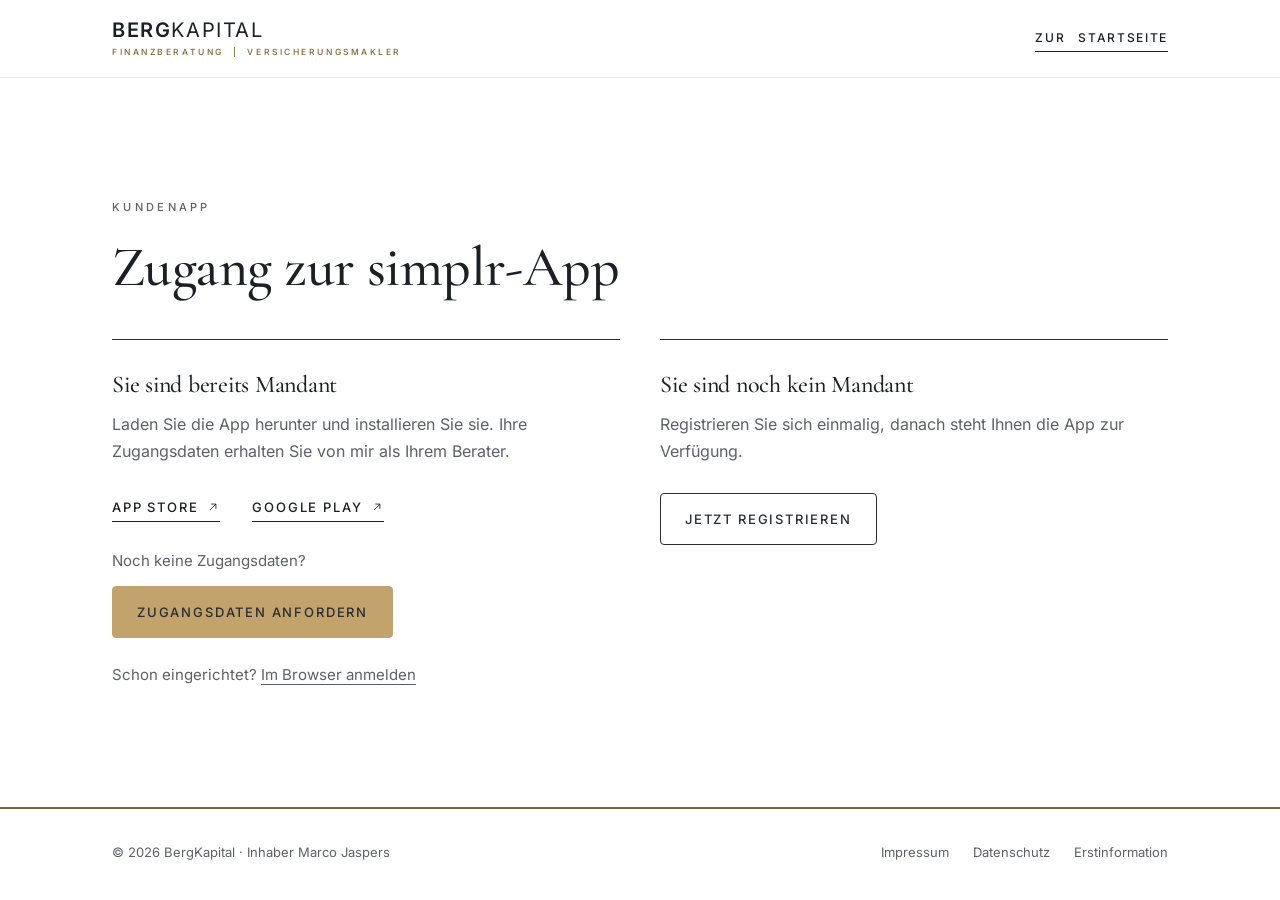
<file: kundenapp.html>
<!doctype html>
<html lang="de" class="theme-marke">
<head>
  <meta charset="utf-8">
  <meta name="viewport" content="width=device-width, initial-scale=1">
  <title>Kundenapp | BergKapital – Finanzberatung &amp; Versicherungsmakler</title>
  <link rel="canonical" href="https://bergkapital.de/kundenapp.html">
  <link rel="icon" type="image/png" sizes="32x32" href="/assets/brand/favicon-32.png">
  <meta name="theme-color" content="#2A2E33">
  <link rel="stylesheet" href="/css/style.css?v=20261109g">
</head>
<body>
  <header class="border-b border-line bg-white">
    <div class="container-x flex items-center justify-between gap-6 py-5">
      <a href="/" class="block" aria-label="BergKapital – zur Startseite">
        <span class="wordmark block text-[1.25rem]"><b>Berg</b><span>Kapital</span></span>
        <span class="wordmark-sub">Finanzberatung&nbsp;&nbsp;|&nbsp;&nbsp;Versicherungsmakler</span>
      </a>
      <a href="/" class="link-line whitespace-nowrap text-[12px]"><span class="hidden sm:inline">Zur&nbsp;</span>Startseite</a>
    </div>
  </header>
  <main>
    <section id="kundenapp" class="section" aria-labelledby="kundenapp-title">
      <div class="container-x">
        <p class="label">Kundenapp</p>
        <h1 id="kundenapp-title" class="mt-5 text-[2.75rem] md:text-[3.5rem]">Zugang zur simplr-App</h1>
        <div class="mt-10 grid gap-10 md:grid-cols-2">
          <div class="border-t border-deep pt-8">
            <h2 class="text-[1.5rem]">Sie sind bereits Mandant</h2>
            <p class="mt-3 text-muted">Laden Sie die App herunter und installieren Sie sie. Ihre Zugangsdaten erhalten Sie von mir als Ihrem Berater.</p>
            <ul class="mt-7 flex flex-wrap gap-x-8 gap-y-4">
              <li><a href="https://apps.apple.com/de/app/simplr/id1048913800" target="_blank" rel="noopener" class="link-line">App Store <svg class="h-3.5 w-3.5" viewBox="0 0 24 24" fill="none" stroke="currentColor" stroke-width="1.5" aria-hidden="true"><path d="M7 17L17 7M9 7h8v8"/></svg><span class="sr-only"> (öffnet in neuem Tab)</span></a></li>
              <li><a href="https://play.google.com/store/apps/details?id=com.markveys.dionera.simplr" target="_blank" rel="noopener" class="link-line">Google Play <svg class="h-3.5 w-3.5" viewBox="0 0 24 24" fill="none" stroke="currentColor" stroke-width="1.5" aria-hidden="true"><path d="M7 17L17 7M9 7h8v8"/></svg><span class="sr-only"> (öffnet in neuem Tab)</span></a></li>
            </ul>
            <p class="mt-7 text-[15px] text-muted">Noch keine Zugangsdaten?</p>
            <a href="https://wa.me/491604921092?text=Hallo%20Herr%20Jaspers%2C%20ich%20bin%20bereits%20Mandant%20und%20bitte%20um%20meine%20Zugangsdaten%20f%C3%BCr%20die%20Kundenapp." target="_blank" rel="noopener" class="btn-primary mt-3">Zugangsdaten anfordern<span class="sr-only"> (öffnet in neuem Tab)</span></a>
            <p class="mt-6 text-[15px] text-muted">Schon eingerichtet? <a href="https://login.simplr.de/#/start" target="_blank" rel="noopener" class="underline underline-offset-4 hover:text-ink">Im Browser anmelden<span class="sr-only"> (öffnet in neuem Tab)</span></a></p>
          </div>
          <div class="border-t border-deep pt-8">
            <h2 class="text-[1.5rem]">Sie sind noch kein Mandant</h2>
            <p class="mt-3 text-muted">Registrieren Sie sich einmalig, danach steht Ihnen die App zur Verfügung.</p>
            <a href="https://www.maklerinfo.biz/simplr/register/FHM4NU/" target="_blank" rel="noopener" class="btn-outline mt-7">Jetzt registrieren<span class="sr-only"> (öffnet in neuem Tab)</span></a>
          </div>
        </div>
      </div>
    </section>
  </main>
  <footer class="border-t-2 border-cta bg-white">
    <div class="container-x flex flex-col gap-4 py-8 text-[13px] text-muted sm:flex-row sm:justify-between">
      <p>© 2026 BergKapital · Inhaber Marco Jaspers</p>
      <nav aria-label="Rechtliches"><ul class="flex gap-6">
        <li><a href="/impressum.html" class="hover:text-ink">Impressum</a></li>
        <li><a href="/datenschutz.html" class="hover:text-ink">Datenschutz</a></li>
        <li><a href="/erstinformation.html" class="hover:text-ink">Erstinformation</a></li>
      </ul></nav>
    </div>
  </footer>
</body>
</html>
</file>
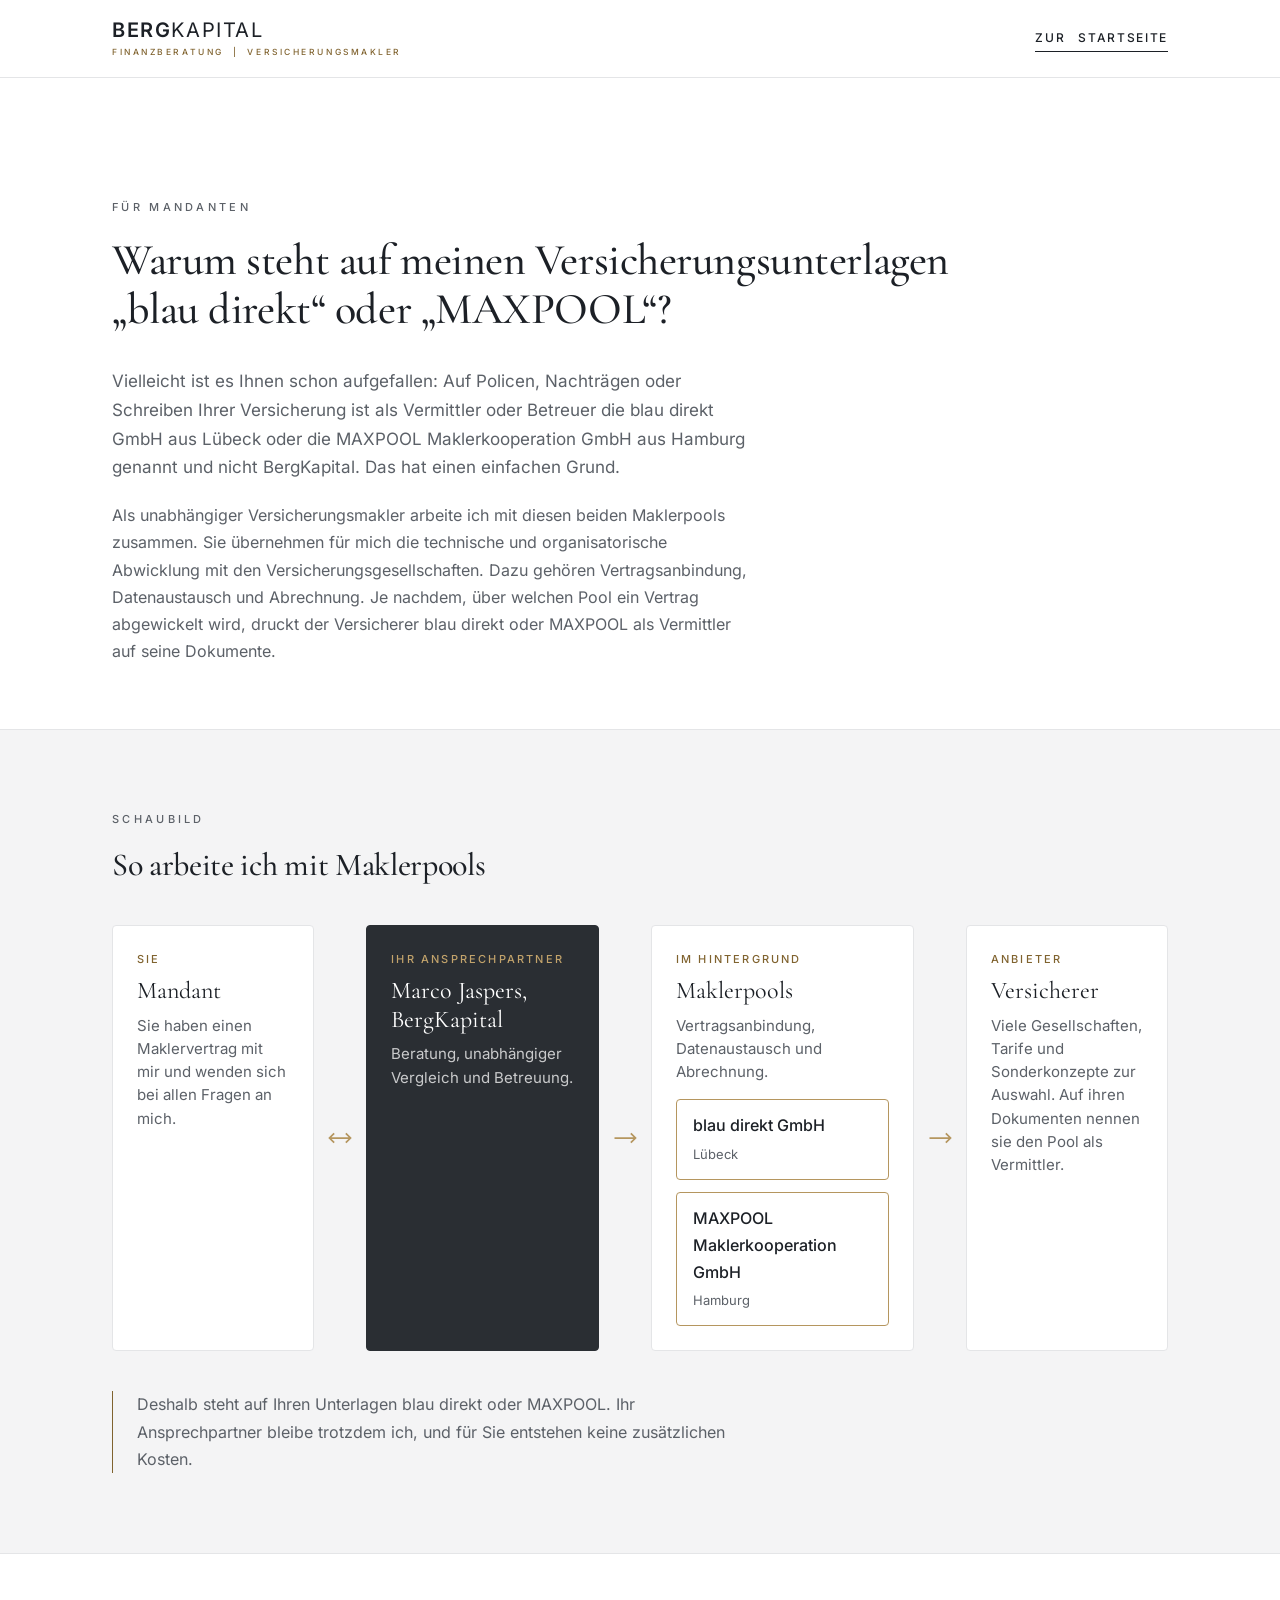
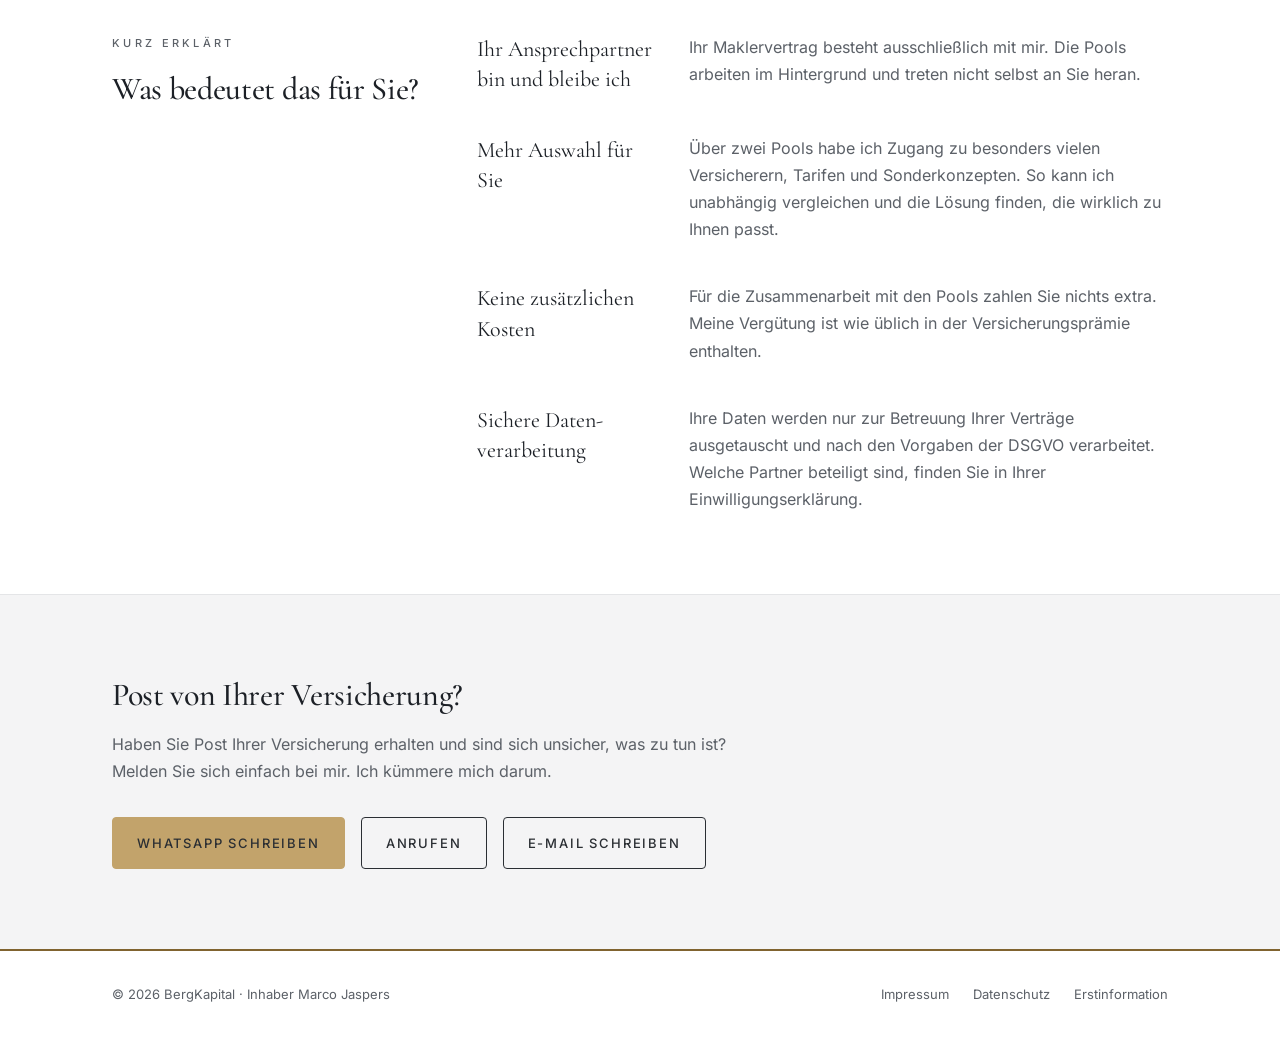
<file: maklerpools.html>
<!doctype html>
<html lang="de" class="theme-marke">
<head>
  <meta charset="utf-8">
  <meta name="viewport" content="width=device-width, initial-scale=1">
  <title>Warum „blau direkt“ oder „MAXPOOL“ auf Ihren Unterlagen steht | BergKapital</title>
  <meta name="description" content="Warum auf Ihren Versicherungsunterlagen blau direkt oder MAXPOOL als Vermittler steht, und was das für Sie als Mandant von BergKapital bedeutet.">
  <link rel="canonical" href="https://bergkapital.de/maklerpools.html">
  <meta property="og:type" content="website">
  <meta property="og:site_name" content="BergKapital">
  <meta property="og:locale" content="de_DE">
  <meta property="og:url" content="https://bergkapital.de/maklerpools.html">
  <meta property="og:title" content="Warum „blau direkt“ oder „MAXPOOL“ auf Ihren Unterlagen steht | BergKapital">
  <meta property="og:description" content="Warum auf Ihren Versicherungsunterlagen blau direkt oder MAXPOOL als Vermittler steht, und was das für Sie als Mandant von BergKapital bedeutet.">
  <meta property="og:image" content="https://bergkapital.de/assets/brand/og-bergkapital.jpg">
  <meta property="og:image:width" content="1200">
  <meta property="og:image:height" content="630">
  <meta property="og:image:alt" content="BergKapital – Finanzberatung und Versicherungsmakler in Wuppertal">
  <meta name="twitter:card" content="summary_large_image">
  <link rel="icon" type="image/png" sizes="32x32" href="/assets/brand/favicon-32.png">
  <meta name="theme-color" content="#2A2E33">
  <link rel="stylesheet" href="/css/style.css?v=20261109g">
  <style>
    /* Schaubild „So arbeite ich mit Maklerpools“: untereinander auf dem Handy, nebeneinander ab 1024 px */
    .pf{display:grid;justify-items:stretch}
    .pf-box{background:#fff;border:1px solid rgb(var(--c-line));border-radius:4px;padding:1.5rem}
    .pf-box--me{background:rgb(var(--c-deep));border-color:rgb(var(--c-deep));color:#fff}
    .pf-box--me .pf-text{color:rgb(255 255 255/.75)}
    .pf-tag{color:rgb(var(--c-cta));font-size:11px;font-weight:500;letter-spacing:.2em;text-transform:uppercase}
    .pf-box--me .pf-tag{color:rgb(var(--c-glow))}
    .pf-title{font-family:"Cormorant Garamond",Georgia,serif;font-size:1.5rem;line-height:1.2;margin-top:.5rem}
    .pf-text{color:rgb(var(--c-muted));font-size:15px;line-height:1.55;margin-top:.5rem}
    .pf-pools{display:grid;gap:.75rem;margin-top:1rem}
    .pf-pool{border:1px solid rgb(var(--c-accent));border-radius:4px;padding:.75rem 1rem}
    .pf-pool b{display:block;font-weight:500}
    .pf-pool span{color:rgb(var(--c-muted));font-size:13px}
    .pf-arrow{align-items:center;color:rgb(var(--c-accent));display:flex;justify-content:center;padding:.75rem 0}
    .pf-arrow svg{height:28px;transform:rotate(90deg);width:28px}
    .pf-note{border-left:1px solid rgb(var(--c-cta));color:rgb(var(--c-muted));margin-top:2.5rem;max-width:640px;padding-left:1.5rem}
    @media (min-width:1024px){
      .pf{align-items:stretch;grid-template-columns:1fr auto 1.15fr auto 1.3fr auto 1fr}
      .pf-arrow{padding:0 .75rem}
      .pf-arrow svg{transform:none}
    }
  </style>
</head>
<body>
  <header class="border-b border-line bg-white">
    <div class="container-x flex items-center justify-between gap-6 py-5">
      <a href="/" class="block" aria-label="BergKapital – zur Startseite">
        <span class="wordmark block text-[1.25rem]"><b>Berg</b><span>Kapital</span></span>
        <span class="wordmark-sub">Finanzberatung&nbsp;&nbsp;|&nbsp;&nbsp;Versicherungsmakler</span>
      </a>
      <a href="/" class="link-line whitespace-nowrap text-[12px]"><span class="hidden sm:inline">Zur&nbsp;</span>Startseite</a>
    </div>
  </header>
  <main>
    <section class="section pb-12 md:pb-16" aria-labelledby="pools-title">
      <div class="container-x">
        <p class="label">Für Mandanten</p>
        <h1 id="pools-title" class="mt-5 max-w-[860px] text-[2rem] md:text-[2.75rem]">Warum steht auf meinen Versicherungs&shy;unterlagen „blau direkt“ oder „MAXPOOL“?</h1>
        <div class="mt-8 max-w-[640px] space-y-5 text-muted">
          <p class="lead">Vielleicht ist es Ihnen schon aufgefallen: Auf Policen, Nachträgen oder Schreiben Ihrer Versicherung ist als Vermittler oder Betreuer die blau direkt GmbH aus Lübeck oder die MAXPOOL Maklerkooperation GmbH aus Hamburg genannt und nicht BergKapital. Das hat einen einfachen Grund.</p>
          <p>Als unabhängiger Versicherungsmakler arbeite ich mit diesen beiden Maklerpools zusammen. Sie übernehmen für mich die technische und organisatorische Abwicklung mit den Versicherungsgesellschaften. Dazu gehören Vertragsanbindung, Datenaustausch und Abrechnung. Je nachdem, über welchen Pool ein Vertrag abgewickelt wird, druckt der Versicherer blau direkt oder MAXPOOL als Vermittler auf seine Dokumente.</p>
        </div>
      </div>
    </section>

    <section class="border-t border-line bg-paper py-14 md:py-20" aria-labelledby="schaubild-title">
      <div class="container-x">
        <p class="label">Schaubild</p>
        <h2 id="schaubild-title" class="mt-4 text-[2rem] leading-tight">So arbeite ich mit Maklerpools</h2>
        <div class="pf mt-10">
          <div class="pf-box">
            <p class="pf-tag">Sie</p>
            <p class="pf-title">Mandant</p>
            <p class="pf-text">Sie haben einen Maklervertrag mit mir und wenden sich bei allen Fragen an mich.</p>
          </div>
          <div class="pf-arrow" aria-hidden="true"><svg viewBox="0 0 24 24" fill="none" stroke="currentColor" stroke-width="1.5"><path d="M3 12h18M7 8l-4 4 4 4M17 8l4 4-4 4"/></svg></div>
          <div class="pf-box pf-box--me">
            <p class="pf-tag">Ihr Ansprechpartner</p>
            <p class="pf-title">Marco Jaspers, BergKapital</p>
            <p class="pf-text">Beratung, unabhängiger Vergleich und Betreuung.</p>
          </div>
          <div class="pf-arrow" aria-hidden="true"><svg viewBox="0 0 24 24" fill="none" stroke="currentColor" stroke-width="1.5"><path d="M3 12h18M17 8l4 4-4 4"/></svg></div>
          <div class="pf-box">
            <p class="pf-tag">Im Hintergrund</p>
            <p class="pf-title">Maklerpools</p>
            <p class="pf-text">Vertragsanbindung, Datenaustausch und Abrechnung.</p>
            <div class="pf-pools">
              <div class="pf-pool"><b>blau direkt GmbH</b><span>Lübeck</span></div>
              <div class="pf-pool"><b>MAXPOOL Maklerkooperation GmbH</b><span>Hamburg</span></div>
            </div>
          </div>
          <div class="pf-arrow" aria-hidden="true"><svg viewBox="0 0 24 24" fill="none" stroke="currentColor" stroke-width="1.5"><path d="M3 12h18M17 8l4 4-4 4"/></svg></div>
          <div class="pf-box">
            <p class="pf-tag">Anbieter</p>
            <p class="pf-title">Versicherer</p>
            <p class="pf-text">Viele Gesellschaften, Tarife und Sonderkonzepte zur Auswahl. Auf ihren Dokumenten nennen sie den Pool als Vermittler.</p>
          </div>
        </div>
        <p class="pf-note">Deshalb steht auf Ihren Unterlagen blau direkt oder MAXPOOL. Ihr Ansprechpartner bleibe trotzdem ich, und für Sie entstehen keine zusätzlichen Kosten.</p>
      </div>
    </section>

    <section class="border-t border-line py-14 md:py-20" aria-labelledby="bedeutung-title">
      <div class="container-x grid gap-10 lg:grid-cols-12">
        <div class="lg:col-span-4">
          <p class="label">Kurz erklärt</p>
          <h2 id="bedeutung-title" class="mt-4 text-[2rem] leading-tight">Was bedeutet das für Sie?</h2>
        </div>
        <dl class="grid gap-10 lg:col-span-8">
          <div class="grid gap-2 sm:grid-cols-[180px_1fr] sm:gap-8">
            <dt class="font-serif text-[1.375rem] leading-snug">Ihr Ansprechpartner bin und bleibe ich</dt>
            <dd class="text-muted">Ihr Maklervertrag besteht ausschließlich mit mir. Die Pools arbeiten im Hintergrund und treten nicht selbst an Sie heran.</dd>
          </div>
          <div class="grid gap-2 sm:grid-cols-[180px_1fr] sm:gap-8">
            <dt class="font-serif text-[1.375rem] leading-snug">Mehr Auswahl für Sie</dt>
            <dd class="text-muted">Über zwei Pools habe ich Zugang zu besonders vielen Versicherern, Tarifen und Sonderkonzepten. So kann ich unabhängig vergleichen und die Lösung finden, die wirklich zu Ihnen passt.</dd>
          </div>
          <div class="grid gap-2 sm:grid-cols-[180px_1fr] sm:gap-8">
            <dt class="font-serif text-[1.375rem] leading-snug">Keine zusätzlichen Kosten</dt>
            <dd class="text-muted">Für die Zusammenarbeit mit den Pools zahlen Sie nichts extra. Meine Vergütung ist wie üblich in der Versicherungsprämie enthalten.</dd>
          </div>
          <div class="grid gap-2 sm:grid-cols-[180px_1fr] sm:gap-8">
            <dt class="font-serif text-[1.375rem] leading-snug">Sichere Daten&shy;verarbeitung</dt>
            <dd class="text-muted">Ihre Daten werden nur zur Betreuung Ihrer Verträge ausgetauscht und nach den Vorgaben der DSGVO verarbeitet. Welche Partner beteiligt sind, finden Sie in Ihrer Einwilligungserklärung.</dd>
          </div>
        </dl>
      </div>
    </section>

    <section class="border-t border-line bg-paper py-14 md:py-20" aria-labelledby="post-title">
      <div class="container-x">
        <div class="max-w-[640px]">
          <h2 id="post-title" class="text-[2rem] leading-tight">Post von Ihrer Versicherung?</h2>
          <p class="mt-4 text-muted">Haben Sie Post Ihrer Versicherung erhalten und sind sich unsicher, was zu tun ist? Melden Sie sich einfach bei mir. Ich kümmere mich darum.</p>
        </div>
        <div class="mt-8 flex flex-col gap-4 sm:flex-row sm:flex-wrap">
          <a href="https://wa.me/491604921092?text=Hallo%20Herr%20Jaspers%2C%20ich%20habe%20Post%20von%20meiner%20Versicherung%20erhalten." target="_blank" rel="noopener" class="btn-primary">WhatsApp schreiben<span class="sr-only"> (öffnet in neuem Tab)</span></a>
          <a href="tel:+491604921092" class="btn-outline" title="+49 160 4921092">Anrufen<span class="sr-only"> unter +49 160 4921092</span></a>
          <a href="mailto:info@bergkapital.de?subject=Post%20von%20meiner%20Versicherung" class="btn-outline">E-Mail schreiben</a>
        </div>
      </div>
    </section>

  </main>
  <footer class="border-t-2 border-cta bg-white">
    <div class="container-x flex flex-col gap-4 py-8 text-[13px] text-muted sm:flex-row sm:justify-between">
      <p>© 2026 BergKapital · Inhaber Marco Jaspers</p>
      <nav aria-label="Rechtliches"><ul class="flex gap-6">
        <li><a href="/impressum.html" class="hover:text-ink">Impressum</a></li>
        <li><a href="/datenschutz.html" class="hover:text-ink">Datenschutz</a></li>
        <li><a href="/erstinformation.html" class="hover:text-ink">Erstinformation</a></li>
      </ul></nav>
    </div>
  </footer>
</body>
</html>
</file>
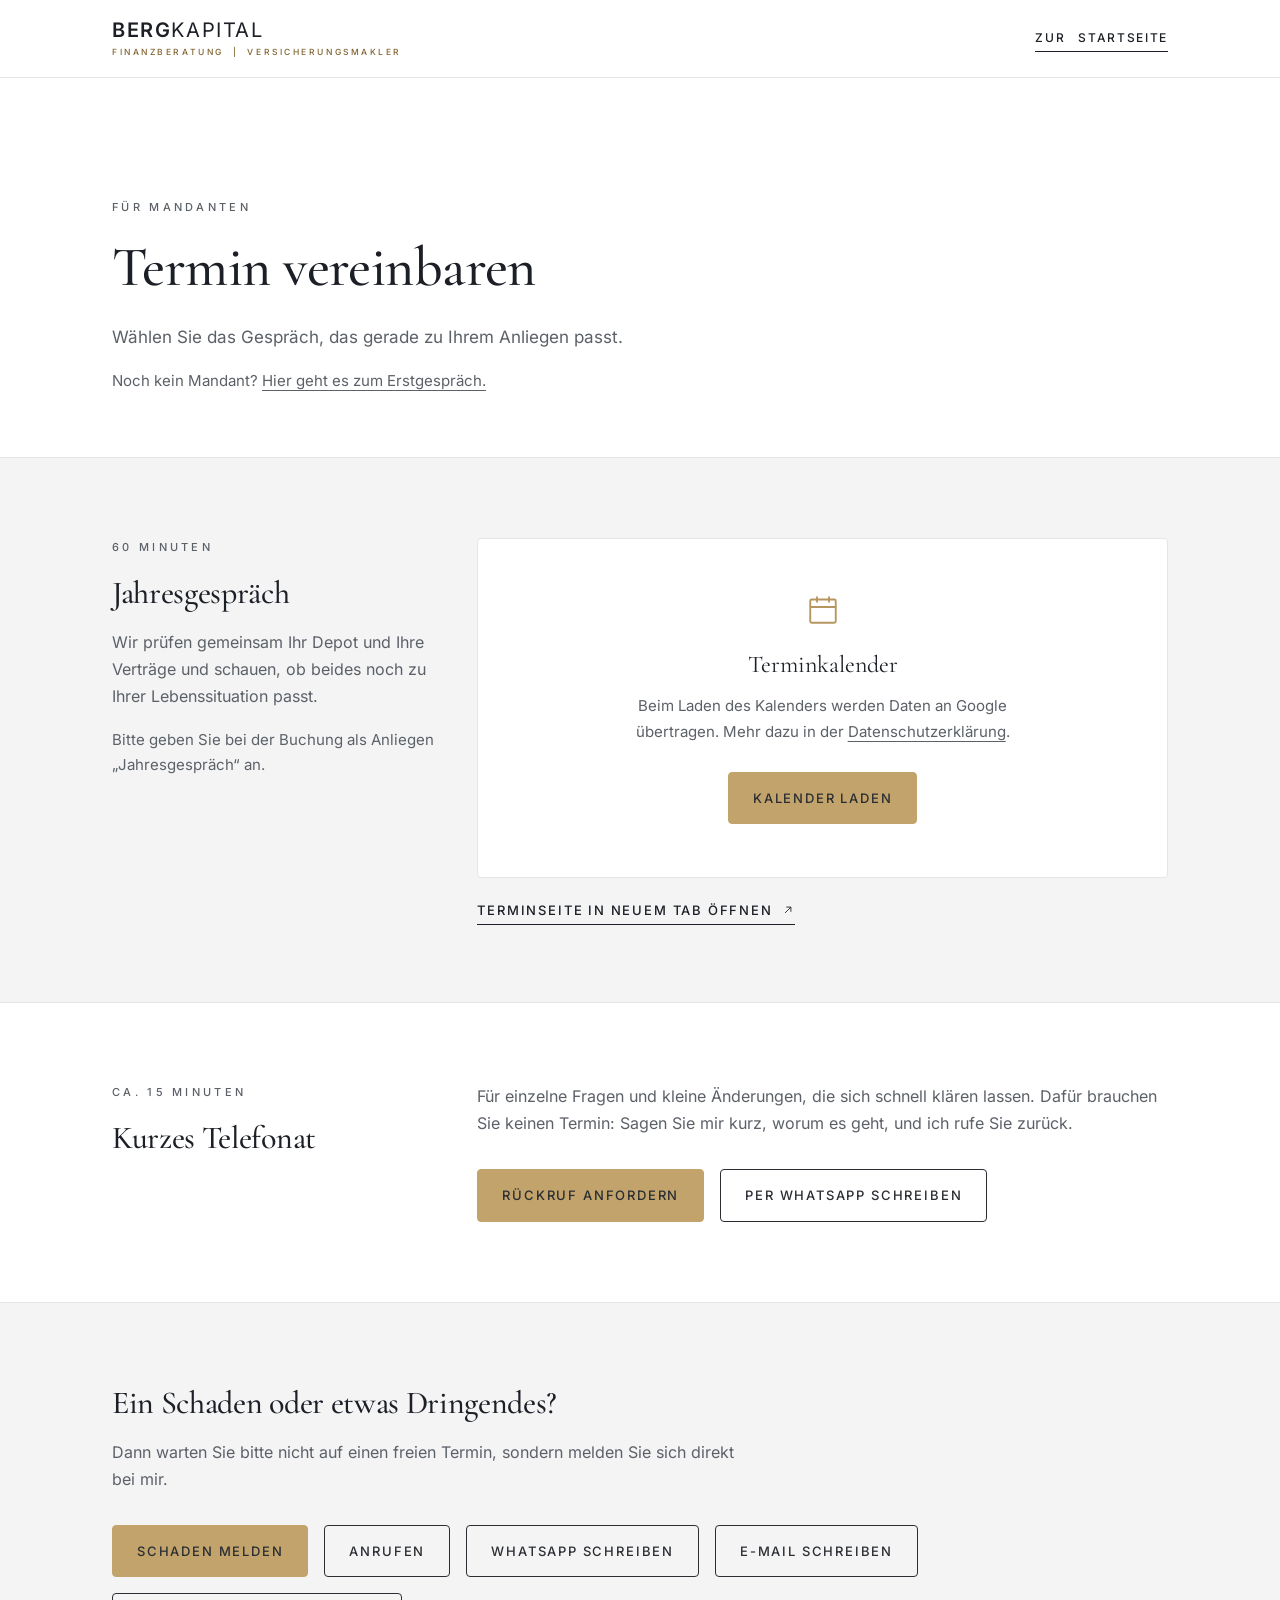
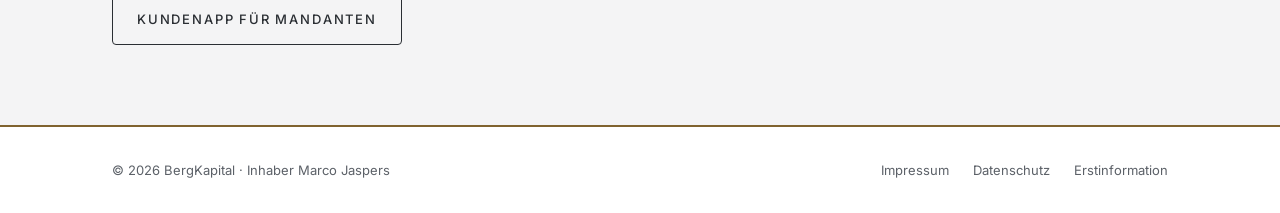
<file: mandanten.html>
<!doctype html>
<html lang="de" class="theme-marke">
<head>
  <meta charset="utf-8">
  <meta name="viewport" content="width=device-width, initial-scale=1">
  <title>Termin für Mandanten | BergKapital – Finanzberatung &amp; Versicherungsmakler</title>
  <link rel="icon" type="image/png" sizes="32x32" href="/assets/brand/favicon-32.png">
  <!-- Diese Seite richtet sich nur an bestehende Mandanten: noindex auch nach dem Livegang beibehalten -->
  <meta name="robots" content="noindex, nofollow">
  <meta name="theme-color" content="#2A2E33">
  <link rel="stylesheet" href="/css/style.css?v=20261109g">
</head>
<body>
  <header class="border-b border-line bg-white">
    <div class="container-x flex items-center justify-between gap-6 py-5">
      <a href="/" class="block" aria-label="BergKapital – zur Startseite">
        <span class="wordmark block text-[1.25rem]"><b>Berg</b><span>Kapital</span></span>
        <span class="wordmark-sub">Finanzberatung&nbsp;&nbsp;|&nbsp;&nbsp;Versicherungsmakler</span>
      </a>
      <a href="/" class="link-line whitespace-nowrap text-[12px]"><span class="hidden sm:inline">Zur&nbsp;</span>Startseite</a>
    </div>
  </header>
  <main>
    <section class="section pb-12 md:pb-16" aria-labelledby="mandanten-title">
      <div class="container-x">
        <p class="label">Für Mandanten</p>
        <h1 id="mandanten-title" class="mt-5 text-[2.75rem] md:text-[3.5rem]">Termin vereinbaren</h1>
        <p class="lead mt-6 max-w-[640px]">Wählen Sie das Gespräch, das gerade zu Ihrem Anliegen passt.</p>
        <p class="mt-4 text-[15px] text-muted">Noch kein Mandant? <a href="/#termin" class="underline underline-offset-4 hover:text-ink">Hier geht es zum Erstgespräch.</a></p>
      </div>
    </section>

    <section class="border-t border-line bg-paper py-14 md:py-20" aria-labelledby="jahresgespraech-title">
      <div class="container-x grid gap-10 lg:grid-cols-12">
        <div class="lg:col-span-4">
          <p class="label">60 Minuten</p><!-- TODO: Gesprächsformen bestätigen -->
          <h2 id="jahresgespraech-title" class="mt-4 text-[2rem] leading-tight">Jahresgespräch</h2>
          <p class="mt-4 text-muted">Wir prüfen gemeinsam Ihr Depot und Ihre Verträge und schauen, ob beides noch zu Ihrer Lebenssituation passt.</p>
          <p class="mt-4 text-[15px] text-muted">Bitte geben Sie bei der Buchung als Anliegen „Jahresgespräch“ an.</p>
        </div>
        <div class="lg:col-span-8">
            <!-- Nutzt bewusst dieselbe Google-Terminplanung wie das Erstgespräch auf der Startseite -->
            <div class="flex min-h-[340px] flex-col items-center justify-center rounded border border-line bg-white p-8 text-center" data-booking data-booking-title="Terminbuchung Jahresgespräch – Google Kalender" data-booking-url="https://calendar.google.com/calendar/appointments/schedules/AcZssZ0t7whhMw21Npo-pmh2Z7r8WOwomFUIZstz8-kZREcUcKysibICFTpAvCOieQU1JruTdF458reT?gv=true">
              <svg class="icon h-9 w-9" viewBox="0 0 24 24" fill="none" stroke="currentColor" aria-hidden="true"><rect x="3.5" y="5" width="17" height="15.5" rx="1"/><path d="M3.5 10h17M8 3v4M16 3v4"/></svg>
              <p class="mt-5 font-serif text-[1.5rem] leading-snug">Terminkalender</p>
              <p class="mt-3 max-w-[400px] text-[15px] text-muted">Beim Laden des Kalenders werden Daten an Google übertragen. Mehr dazu in der <a href="/datenschutz.html" class="underline underline-offset-4 hover:text-ink">Datenschutzerklärung</a>.</p>
              <button type="button" class="btn-primary mt-7" data-booking-load>Kalender laden</button>
            </div>
            <p class="mt-5 text-[14px] text-muted">
              <a href="https://calendar.google.com/calendar/appointments/schedules/AcZssZ0t7whhMw21Npo-pmh2Z7r8WOwomFUIZstz8-kZREcUcKysibICFTpAvCOieQU1JruTdF458reT" target="_blank" rel="noopener" class="link-line text-ink">Terminseite in neuem Tab öffnen <svg class="h-3.5 w-3.5" viewBox="0 0 24 24" fill="none" stroke="currentColor" stroke-width="1.5" aria-hidden="true"><path d="M7 17L17 7M9 7h8v8"/></svg><span class="sr-only"> (öffnet in neuem Tab)</span></a>
            </p>
        </div>
      </div>
    </section>

    <section class="border-t border-line py-14 md:py-20" aria-labelledby="telefonat-title">
      <div class="container-x grid gap-10 lg:grid-cols-12">
        <div class="lg:col-span-4">
          <p class="label">Ca. 15 Minuten</p><!-- TODO: Dauer bestätigen -->
          <h2 id="telefonat-title" class="mt-4 text-[2rem] leading-tight">Kurzes Telefonat</h2>
        </div>
        <div class="lg:col-span-8">
          <p class="text-muted">Für einzelne Fragen und kleine Änderungen, die sich schnell klären lassen. Dafür brauchen Sie keinen Termin: Sagen Sie mir kurz, worum es geht, und ich rufe Sie zurück.</p>
          <div class="mt-8 flex flex-col gap-4 sm:flex-row sm:flex-wrap">
            <a href="/#rueckruf" class="btn-primary">Rückruf anfordern</a>
            <a href="https://wa.me/491604921092?text=Hallo%20Herr%20Jaspers%2C%20ich%20habe%20ein%20Anliegen%20zu%20meinen%20Vertr%C3%A4gen." target="_blank" rel="noopener" class="btn-outline">Per WhatsApp schreiben<span class="sr-only"> (öffnet in neuem Tab)</span></a>
          </div>
        </div>
      </div>
    </section>

    <section id="dringend" class="border-t border-line bg-paper py-14 md:py-20" aria-labelledby="dringend-title">
      <div class="container-x">
        <div class="max-w-[640px]">
          <h2 id="dringend-title" class="text-[2rem] leading-tight">Ein Schaden oder etwas Dringendes?</h2>
          <p class="mt-4 text-muted">Dann warten Sie bitte nicht auf einen freien Termin, sondern melden Sie sich direkt bei mir.</p>
        </div>
        <div class="mt-8 flex flex-col gap-4 sm:flex-row sm:flex-wrap">
          <a href="/schaden.html" class="btn-primary">Schaden melden</a>
          <a href="tel:+491604921092" class="btn-outline" title="+49 160 4921092">Anrufen<span class="sr-only"> unter +49 160 4921092</span></a>
          <a href="https://wa.me/491604921092?text=Hallo%20Herr%20Jaspers%2C%20ich%20habe%20ein%20Anliegen%20zu%20meinen%20Vertr%C3%A4gen." target="_blank" rel="noopener" class="btn-outline">WhatsApp schreiben<span class="sr-only"> (öffnet in neuem Tab)</span></a>
          <a href="mailto:info@bergkapital.de?subject=Schaden%20oder%20Dringendes" class="btn-outline">E-Mail schreiben</a>
          <a href="/kundenapp.html" class="btn-outline">Kundenapp für Mandanten</a>
        </div>
      </div>
    </section>

  </main>
  <footer class="border-t-2 border-cta bg-white">
    <div class="container-x flex flex-col gap-4 py-8 text-[13px] text-muted sm:flex-row sm:justify-between">
      <p>© 2026 BergKapital · Inhaber Marco Jaspers</p>
      <nav aria-label="Rechtliches"><ul class="flex gap-6">
        <li><a href="/impressum.html" class="hover:text-ink">Impressum</a></li>
        <li><a href="/datenschutz.html" class="hover:text-ink">Datenschutz</a></li>
        <li><a href="/erstinformation.html" class="hover:text-ink">Erstinformation</a></li>
      </ul></nav>
    </div>
  </footer>
  <script src="/js/main.js?v=20261109f" defer></script>
</body>
</html>
</file>
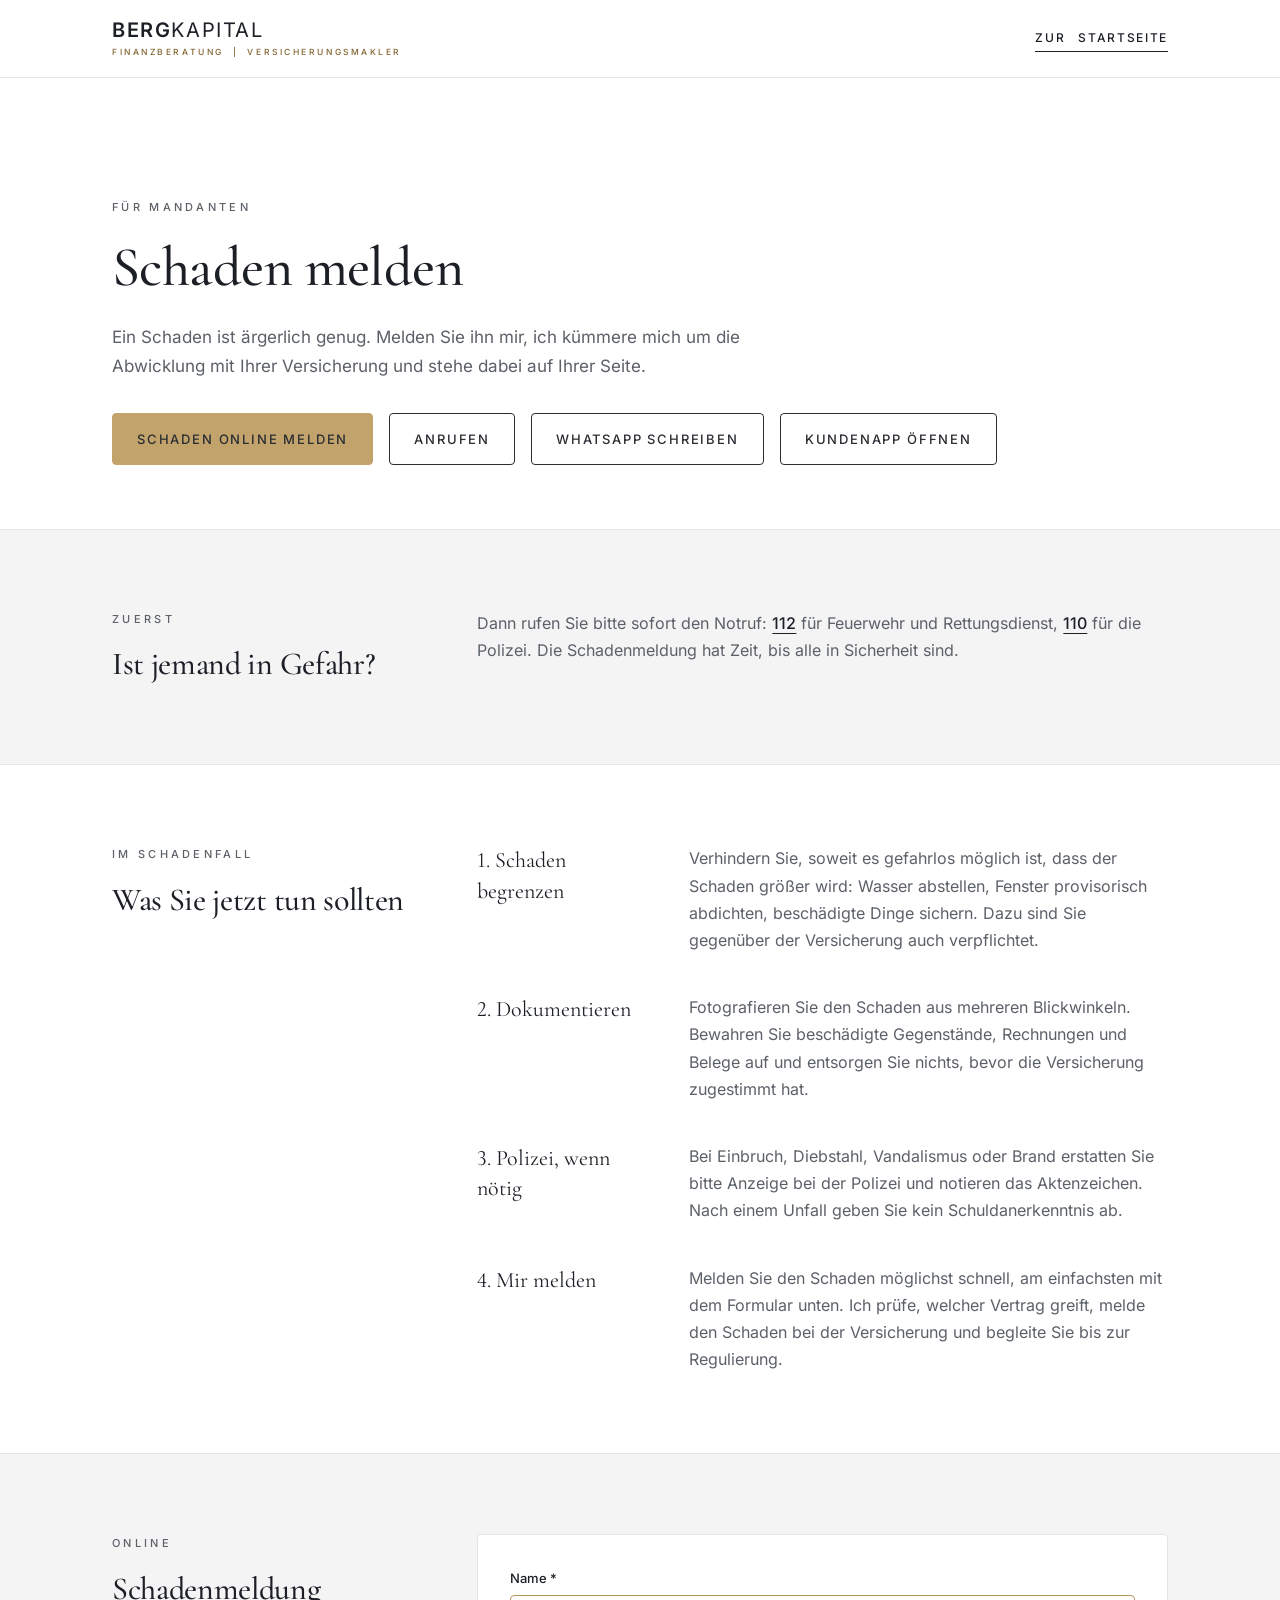
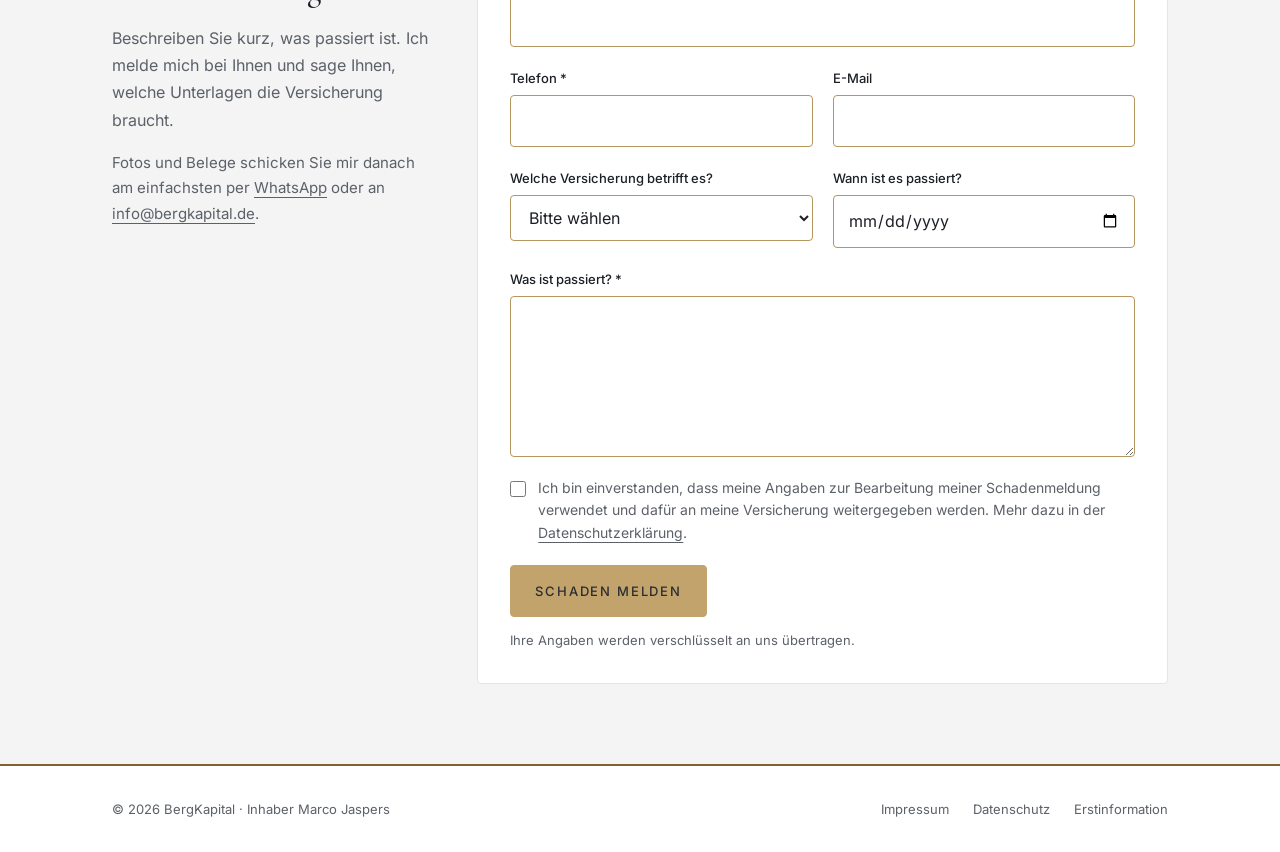
<file: schaden.html>
<!doctype html>
<html lang="de" class="theme-marke">
<head>
  <meta charset="utf-8">
  <meta name="viewport" content="width=device-width, initial-scale=1">
  <title>Schaden melden | BergKapital – Finanzberatung &amp; Versicherungsmakler</title>
  <meta name="description" content="Schaden melden bei BergKapital: Was Sie im Schadenfall tun sollten und wie Sie Ihren Schaden schnell an Ihren Versicherungsmakler Marco Jaspers übermitteln.">
  <link rel="canonical" href="https://bergkapital.de/schaden.html">
  <meta property="og:type" content="website">
  <meta property="og:site_name" content="BergKapital">
  <meta property="og:locale" content="de_DE">
  <meta property="og:url" content="https://bergkapital.de/schaden.html">
  <meta property="og:title" content="Schaden melden | BergKapital – Finanzberatung &amp; Versicherungsmakler">
  <meta property="og:description" content="Schaden melden bei BergKapital: Was Sie im Schadenfall tun sollten und wie Sie Ihren Schaden schnell an Ihren Versicherungsmakler Marco Jaspers übermitteln.">
  <meta property="og:image" content="https://bergkapital.de/assets/brand/og-bergkapital.jpg">
  <meta property="og:image:width" content="1200">
  <meta property="og:image:height" content="630">
  <meta property="og:image:alt" content="BergKapital – Finanzberatung und Versicherungsmakler in Wuppertal">
  <meta name="twitter:card" content="summary_large_image">
  <link rel="icon" type="image/png" sizes="32x32" href="/assets/brand/favicon-32.png">
  <meta name="theme-color" content="#2A2E33">
  <link rel="stylesheet" href="/css/style.css?v=20261109g">
</head>
<body>
  <header class="border-b border-line bg-white">
    <div class="container-x flex items-center justify-between gap-6 py-5">
      <a href="/" class="block" aria-label="BergKapital – zur Startseite">
        <span class="wordmark block text-[1.25rem]"><b>Berg</b><span>Kapital</span></span>
        <span class="wordmark-sub">Finanzberatung&nbsp;&nbsp;|&nbsp;&nbsp;Versicherungsmakler</span>
      </a>
      <a href="/" class="link-line whitespace-nowrap text-[12px]"><span class="hidden sm:inline">Zur&nbsp;</span>Startseite</a>
    </div>
  </header>
  <main>
    <section class="section pb-12 md:pb-16" aria-labelledby="schaden-title">
      <div class="container-x">
        <p class="label">Für Mandanten</p>
        <h1 id="schaden-title" class="mt-5 text-[2.75rem] md:text-[3.5rem]">Schaden melden</h1>
        <p class="lead mt-6 max-w-[640px]">Ein Schaden ist ärgerlich genug. Melden Sie ihn mir, ich kümmere mich um die Abwicklung mit Ihrer Versicherung und stehe dabei auf Ihrer Seite.</p>
        <div class="mt-8 flex flex-col gap-4 sm:flex-row sm:flex-wrap">
          <a href="#schadenmeldung" class="btn-primary">Schaden online melden</a>
          <a href="tel:+491604921092" class="btn-outline" title="+49 160 4921092">Anrufen<span class="sr-only"> unter +49 160 4921092</span></a>
          <a href="https://wa.me/491604921092?text=Hallo%20Herr%20Jaspers%2C%20ich%20m%C3%B6chte%20einen%20Schaden%20melden." target="_blank" rel="noopener" class="btn-outline">WhatsApp schreiben<span class="sr-only"> (öffnet in neuem Tab)</span></a>
          <!-- login.simplr.de ist als App-Link für iOS und Android hinterlegt: mit installierter simplr-App öffnet sich die App, sonst die Anmeldung im Browser -->
          <a href="https://login.simplr.de/#/start" target="_blank" rel="noopener" class="btn-outline">Kundenapp öffnen<span class="sr-only"> (öffnet in neuem Tab)</span></a>
        </div>
      </div>
    </section>

    <section class="border-t border-line bg-paper py-14 md:py-20" aria-labelledby="notfall-title">
      <div class="container-x grid gap-10 lg:grid-cols-12">
        <div class="lg:col-span-4">
          <p class="label">Zuerst</p>
          <h2 id="notfall-title" class="mt-4 text-[2rem] leading-tight">Ist jemand in Gefahr?</h2>
        </div>
        <div class="lg:col-span-8">
          <p class="text-muted">Dann rufen Sie bitte sofort den Notruf: <a href="tel:112" class="font-medium text-ink underline underline-offset-4">112</a> für Feuerwehr und Rettungsdienst, <a href="tel:110" class="font-medium text-ink underline underline-offset-4">110</a> für die Polizei. Die Schadenmeldung hat Zeit, bis alle in Sicherheit sind.</p>
        </div>
      </div>
    </section>

    <section class="border-t border-line py-14 md:py-20" aria-labelledby="schritte-title">
      <div class="container-x grid gap-10 lg:grid-cols-12">
        <div class="lg:col-span-4">
          <p class="label">Im Schadenfall</p>
          <h2 id="schritte-title" class="mt-4 text-[2rem] leading-tight">Was Sie jetzt tun sollten</h2>
        </div>
        <dl class="grid gap-10 lg:col-span-8">
          <div class="grid gap-2 sm:grid-cols-[180px_1fr] sm:gap-8">
            <dt class="font-serif text-[1.375rem] leading-snug">1. Schaden begrenzen</dt>
            <dd class="text-muted">Verhindern Sie, soweit es gefahrlos möglich ist, dass der Schaden größer wird: Wasser abstellen, Fenster provisorisch abdichten, beschädigte Dinge sichern. Dazu sind Sie gegenüber der Versicherung auch verpflichtet.</dd>
          </div>
          <div class="grid gap-2 sm:grid-cols-[180px_1fr] sm:gap-8">
            <dt class="font-serif text-[1.375rem] leading-snug">2. Dokumentieren</dt>
            <dd class="text-muted">Fotografieren Sie den Schaden aus mehreren Blickwinkeln. Bewahren Sie beschädigte Gegenstände, Rechnungen und Belege auf und entsorgen Sie nichts, bevor die Versicherung zugestimmt hat.</dd>
          </div>
          <div class="grid gap-2 sm:grid-cols-[180px_1fr] sm:gap-8">
            <dt class="font-serif text-[1.375rem] leading-snug">3. Polizei, wenn nötig</dt>
            <dd class="text-muted">Bei Einbruch, Diebstahl, Vandalismus oder Brand erstatten Sie bitte Anzeige bei der Polizei und notieren das Aktenzeichen. Nach einem Unfall geben Sie kein Schuldanerkenntnis ab.</dd>
          </div>
          <div class="grid gap-2 sm:grid-cols-[180px_1fr] sm:gap-8">
            <dt class="font-serif text-[1.375rem] leading-snug">4. Mir melden</dt>
            <dd class="text-muted">Melden Sie den Schaden möglichst schnell, am einfachsten mit dem Formular unten. Ich prüfe, welcher Vertrag greift, melde den Schaden bei der Versicherung und begleite Sie bis zur Regulierung.</dd>
          </div>
        </dl>
      </div>
    </section>

    <section id="schadenmeldung" class="border-t border-line bg-paper py-14 md:py-20" aria-labelledby="formular-title">
      <div class="container-x grid gap-10 lg:grid-cols-12">
        <div class="lg:col-span-4">
          <p class="label">Online</p>
          <h2 id="formular-title" class="mt-4 text-[2rem] leading-tight">Schadenmeldung</h2>
          <p class="mt-4 text-muted">Beschreiben Sie kurz, was passiert ist. Ich melde mich bei Ihnen und sage Ihnen, welche Unterlagen die Versicherung braucht.</p>
          <p class="mt-4 text-[15px] text-muted">Fotos und Belege schicken Sie mir danach am einfachsten per <a href="https://wa.me/491604921092?text=Hallo%20Herr%20Jaspers%2C%20hier%20die%20Fotos%20zu%20meiner%20Schadenmeldung." target="_blank" rel="noopener" class="underline underline-offset-4 hover:text-ink">WhatsApp</a> oder an <a href="mailto:info@bergkapital.de?subject=Fotos%20zur%20Schadenmeldung" class="underline underline-offset-4 hover:text-ink">info@bergkapital.de</a>.</p>
        </div>
        <form class="grid gap-5 rounded border border-line bg-white p-6 sm:grid-cols-2 md:p-8 lg:col-span-8" action="/rueckruf.php" method="post" data-callback>
          <input type="hidden" name="Formular" value="schaden">
          <div class="hidden" aria-hidden="true">
            <label for="sm-website">Website</label>
            <input id="sm-website" name="website" type="text" tabindex="-1" autocomplete="off">
          </div>
          <div class="sm:col-span-2">
            <label class="field-label" for="sm-name">Name <span aria-hidden="true">*</span></label>
            <input class="field" id="sm-name" name="Name" type="text" autocomplete="name" required>
          </div>
          <div>
            <label class="field-label" for="sm-phone">Telefon <span aria-hidden="true">*</span></label>
            <input class="field" id="sm-phone" name="Telefon" type="tel" autocomplete="tel" inputmode="tel" required>
          </div>
          <div>
            <label class="field-label" for="sm-email">E-Mail</label>
            <input class="field" id="sm-email" name="E-Mail" type="email" autocomplete="email">
          </div>
          <div>
            <label class="field-label" for="sm-sparte">Welche Versicherung betrifft es?</label>
            <select class="field" id="sm-sparte" name="Sparte">
              <option value="">Bitte wählen</option>
              <option>Hausrat</option>
              <option>Wohngebäude</option>
              <option>Privathaftpflicht</option>
              <option>Kfz</option>
              <option>Rechtsschutz</option>
              <option>Unfall</option>
              <option>Andere / weiß ich nicht</option>
            </select>
          </div>
          <div>
            <label class="field-label" for="sm-datum">Wann ist es passiert?</label>
            <input class="field" id="sm-datum" name="Schadentag" type="date">
          </div>
          <div class="sm:col-span-2">
            <label class="field-label" for="sm-message">Was ist passiert? <span aria-hidden="true">*</span></label>
            <textarea class="field min-h-[110px]" id="sm-message" name="Anliegen" rows="5" required></textarea>
          </div>
          <div class="flex items-start gap-3 sm:col-span-2">
            <input class="mt-1 h-4 w-4 shrink-0 accent-[rgb(var(--c-cta))]" id="sm-consent" name="Einwilligung" type="checkbox" value="ja" required>
            <label class="text-[14px] leading-relaxed text-muted" for="sm-consent">Ich bin einverstanden, dass meine Angaben zur Bearbeitung meiner Schadenmeldung verwendet und dafür an meine Versicherung weitergegeben werden. Mehr dazu in der <a href="/datenschutz.html" class="underline underline-offset-4 hover:text-ink">Datenschutzerklärung</a>.</label>
          </div>
          <div class="sm:col-span-2">
            <button type="submit" class="btn-primary">Schaden melden</button>
            <p class="mt-3 text-[13px] text-muted" data-callback-status role="status">Ihre Angaben werden verschlüsselt an uns übertragen.</p>
          </div>
        </form>
      </div>
    </section>

  </main>
  <footer class="border-t-2 border-cta bg-white">
    <div class="container-x flex flex-col gap-4 py-8 text-[13px] text-muted sm:flex-row sm:justify-between">
      <p>© 2026 BergKapital · Inhaber Marco Jaspers</p>
      <nav aria-label="Rechtliches"><ul class="flex gap-6">
        <li><a href="/impressum.html" class="hover:text-ink">Impressum</a></li>
        <li><a href="/datenschutz.html" class="hover:text-ink">Datenschutz</a></li>
        <li><a href="/erstinformation.html" class="hover:text-ink">Erstinformation</a></li>
      </ul></nav>
    </div>
  </footer>
  <script src="/js/main.js?v=20261109f" defer></script>
</body>
</html>
</file>
<file: css/style.css>
@font-face{font-display:swap;font-family:Cormorant Garamond;font-style:normal;font-weight:400;src:url(/assets/fonts/cormorant-garamond-latin-400-normal.woff2) format("woff2")}@font-face{font-display:swap;font-family:Cormorant Garamond;font-style:italic;font-weight:400;src:url(/assets/fonts/cormorant-garamond-latin-400-italic.woff2) format("woff2")}@font-face{font-display:swap;font-family:Cormorant Garamond;font-style:normal;font-weight:500;src:url(/assets/fonts/cormorant-garamond-latin-500-normal.woff2) format("woff2")}@font-face{font-display:swap;font-family:Cormorant Garamond;font-style:normal;font-weight:600;src:url(/assets/fonts/cormorant-garamond-latin-600-normal.woff2) format("woff2")}@font-face{font-display:swap;font-family:Inter;font-style:normal;font-weight:400;src:url(/assets/fonts/inter-latin-400-normal.woff2) format("woff2")}@font-face{font-display:swap;font-family:Inter;font-style:normal;font-weight:500;src:url(/assets/fonts/inter-latin-500-normal.woff2) format("woff2")}@font-face{font-display:swap;font-family:Inter;font-style:normal;font-weight:600;src:url(/assets/fonts/inter-latin-600-normal.woff2) format("woff2")}:root{--c-ink:23 35 58;--c-muted:91 100 116;--c-accent:168 150 116;--c-line:229 226 219;--c-paper:245 244 240;--c-stone:236 233 226;--c-deep:27 42 68;--c-cta:128 99 47;--c-glow:200 168 107;--c-btn:200 168 107;--c-btnhover:214 188 138;--c-btnink:27 42 68;--c-btnborder:27 42 68;--c-btnd:200 168 107;--c-btndhover:214 188 138;--c-btndink:27 42 68;--c-blue:128 99 47;--c-silver:197 202 209;--hero-1:#34496b;--hero-2:#24365a;--logo-filter:contrast(1.35) brightness(0.97)}.theme-marke{--c-ink:28 32 38;--c-muted:92 97 104;--c-accent:181 150 95;--c-line:228 229 231;--c-paper:244 244 245;--c-stone:234 235 237;--c-deep:42 46 51;--c-cta:128 99 47;--c-glow:194 163 107;--c-btn:194 163 107;--c-btnhover:211 186 139;--c-btnink:42 46 51;--c-btnborder:194 163 107;--c-btnd:194 163 107;--c-btndhover:211 186 139;--c-btndink:42 46 51;--c-blue:128 99 47;--c-silver:197 202 209;--hero-1:#474d55;--hero-2:#363b41;--logo-filter:contrast(1.35) brightness(0.97)}.theme-marke .site-header,.theme-marke .site-header.is-scrolled{background:rgb(var(--c-deep)/.97);border-color:hsla(0,0%,100%,.08);color:#fff}.theme-marke .site-header .wordmark-sub{color:rgb(var(--c-glow))}.theme-marke .site-header nav{border-color:hsla(0,0%,100%,.1)}.theme-marke .site-header .nav-link{color:rgb(var(--c-silver))}.theme-marke .site-header .nav-link:hover{color:#fff}.theme-marke .site-header .nav-link:after{background:rgb(var(--c-glow))}.theme-marke .site-header .btn-outline{background:rgb(var(--c-btn));border-color:rgb(var(--c-btn));color:rgb(var(--c-btnink))}.theme-marke .site-header .btn-outline:hover{background:rgb(var(--c-btnhover));border-color:rgb(var(--c-btnhover))}.theme-marke .site-header a[href^="mailto:"],.theme-marke .site-header a[href^="tel:"]{color:rgb(var(--c-silver))}.theme-marke .site-header a[href^="mailto:"]:hover,.theme-marke .site-header a[href^="tel:"]:hover{color:#fff}.theme-marke .site-header :focus-visible{outline-color:rgb(var(--c-glow))}.theme-marke #mobile-menu{background:rgb(var(--c-deep));border-color:hsla(0,0%,100%,.1)}.theme-marke #mobile-menu a{border-color:hsla(0,0%,100%,.1);color:#fff}*,:after,:before{--tw-border-spacing-x:0;--tw-border-spacing-y:0;--tw-translate-x:0;--tw-translate-y:0;--tw-rotate:0;--tw-skew-x:0;--tw-skew-y:0;--tw-scale-x:1;--tw-scale-y:1;--tw-pan-x: ;--tw-pan-y: ;--tw-pinch-zoom: ;--tw-scroll-snap-strictness:proximity;--tw-gradient-from-position: ;--tw-gradient-via-position: ;--tw-gradient-to-position: ;--tw-ordinal: ;--tw-slashed-zero: ;--tw-numeric-figure: ;--tw-numeric-spacing: ;--tw-numeric-fraction: ;--tw-ring-inset: ;--tw-ring-offset-width:0px;--tw-ring-offset-color:#fff;--tw-ring-color:rgba(59,130,246,.5);--tw-ring-offset-shadow:0 0 #0000;--tw-ring-shadow:0 0 #0000;--tw-shadow:0 0 #0000;--tw-shadow-colored:0 0 #0000;--tw-blur: ;--tw-brightness: ;--tw-contrast: ;--tw-grayscale: ;--tw-hue-rotate: ;--tw-invert: ;--tw-saturate: ;--tw-sepia: ;--tw-drop-shadow: ;--tw-backdrop-blur: ;--tw-backdrop-brightness: ;--tw-backdrop-contrast: ;--tw-backdrop-grayscale: ;--tw-backdrop-hue-rotate: ;--tw-backdrop-invert: ;--tw-backdrop-opacity: ;--tw-backdrop-saturate: ;--tw-backdrop-sepia: ;--tw-contain-size: ;--tw-contain-layout: ;--tw-contain-paint: ;--tw-contain-style: }::backdrop{--tw-border-spacing-x:0;--tw-border-spacing-y:0;--tw-translate-x:0;--tw-translate-y:0;--tw-rotate:0;--tw-skew-x:0;--tw-skew-y:0;--tw-scale-x:1;--tw-scale-y:1;--tw-pan-x: ;--tw-pan-y: ;--tw-pinch-zoom: ;--tw-scroll-snap-strictness:proximity;--tw-gradient-from-position: ;--tw-gradient-via-position: ;--tw-gradient-to-position: ;--tw-ordinal: ;--tw-slashed-zero: ;--tw-numeric-figure: ;--tw-numeric-spacing: ;--tw-numeric-fraction: ;--tw-ring-inset: ;--tw-ring-offset-width:0px;--tw-ring-offset-color:#fff;--tw-ring-color:rgba(59,130,246,.5);--tw-ring-offset-shadow:0 0 #0000;--tw-ring-shadow:0 0 #0000;--tw-shadow:0 0 #0000;--tw-shadow-colored:0 0 #0000;--tw-blur: ;--tw-brightness: ;--tw-contrast: ;--tw-grayscale: ;--tw-hue-rotate: ;--tw-invert: ;--tw-saturate: ;--tw-sepia: ;--tw-drop-shadow: ;--tw-backdrop-blur: ;--tw-backdrop-brightness: ;--tw-backdrop-contrast: ;--tw-backdrop-grayscale: ;--tw-backdrop-hue-rotate: ;--tw-backdrop-invert: ;--tw-backdrop-opacity: ;--tw-backdrop-saturate: ;--tw-backdrop-sepia: ;--tw-contain-size: ;--tw-contain-layout: ;--tw-contain-paint: ;--tw-contain-style: }
/*! tailwindcss v3.4.17 | MIT License | https://tailwindcss.com*/*,:after,:before{border:0 solid #e5e7eb;box-sizing:border-box}:after,:before{--tw-content:""}:host,html{line-height:1.5;-webkit-text-size-adjust:100%;font-family:Inter,system-ui,-apple-system,Segoe UI,sans-serif;font-feature-settings:normal;font-variation-settings:normal;-moz-tab-size:4;-o-tab-size:4;tab-size:4;-webkit-tap-highlight-color:transparent}body{line-height:inherit;margin:0}hr{border-top-width:1px;color:inherit;height:0}abbr:where([title]){-webkit-text-decoration:underline dotted;text-decoration:underline dotted}h1,h2,h3,h4,h5,h6{font-size:inherit;font-weight:inherit}a{color:inherit;text-decoration:inherit}b,strong{font-weight:bolder}code,kbd,pre,samp{font-family:ui-monospace,SFMono-Regular,Menlo,Monaco,Consolas,Liberation Mono,Courier New,monospace;font-feature-settings:normal;font-size:1em;font-variation-settings:normal}small{font-size:80%}sub,sup{font-size:75%;line-height:0;position:relative;vertical-align:baseline}sub{bottom:-.25em}sup{top:-.5em}table{border-collapse:collapse;border-color:inherit;text-indent:0}button,input,optgroup,select,textarea{color:inherit;font-family:inherit;font-feature-settings:inherit;font-size:100%;font-variation-settings:inherit;font-weight:inherit;letter-spacing:inherit;line-height:inherit;margin:0;padding:0}button,select{text-transform:none}button,input:where([type=button]),input:where([type=reset]),input:where([type=submit]){-webkit-appearance:button;background-color:transparent;background-image:none}:-moz-focusring{outline:auto}:-moz-ui-invalid{box-shadow:none}progress{vertical-align:baseline}::-webkit-inner-spin-button,::-webkit-outer-spin-button{height:auto}[type=search]{-webkit-appearance:textfield;outline-offset:-2px}::-webkit-search-decoration{-webkit-appearance:none}::-webkit-file-upload-button{-webkit-appearance:button;font:inherit}summary{display:list-item}blockquote,dd,dl,figure,h1,h2,h3,h4,h5,h6,hr,p,pre{margin:0}fieldset{margin:0}fieldset,legend{padding:0}menu,ol,ul{list-style:none;margin:0;padding:0}dialog{padding:0}textarea{resize:vertical}input::-moz-placeholder,textarea::-moz-placeholder{color:#9ca3af;opacity:1}input::placeholder,textarea::placeholder{color:#9ca3af;opacity:1}[role=button],button{cursor:pointer}:disabled{cursor:default}audio,canvas,embed,iframe,img,object,svg,video{display:block;vertical-align:middle}img,video{height:auto;max-width:100%}[hidden]:where(:not([hidden=until-found])){display:none}html{-webkit-text-size-adjust:100%}body{--tw-bg-opacity:1;background-color:rgb(255 255 255/var(--tw-bg-opacity,1));font-family:Inter,system-ui,-apple-system,Segoe UI,sans-serif;--tw-text-opacity:1;color:rgb(var(--c-ink)/var(--tw-text-opacity,1));-webkit-font-smoothing:antialiased;-moz-osx-font-smoothing:grayscale;font-size:16px;line-height:1.7}h1,h2,h3{font-family:Cormorant Garamond,Georgia,serif;font-variant-numeric:lining-nums;font-weight:500;letter-spacing:-.01em;line-height:1.12}.font-serif,h1,h2,h3{font-variant-numeric:lining-nums}section[id]{scroll-margin-top:110px}:focus-visible{border-radius:2px;outline:2px solid rgb(var(--c-cta));outline-offset:3px}.on-dark :focus-visible{outline-color:rgb(var(--c-glow))}::-moz-selection{background:rgb(var(--c-deep));color:#fff}::selection{background:rgb(var(--c-deep));color:#fff}.container-x{margin-left:auto;margin-right:auto;max-width:1120px;padding-left:1.25rem;padding-right:1.25rem;width:100%}@media (min-width:640px){.container-x{padding-left:2rem;padding-right:2rem}}.section{padding-bottom:5rem;padding-top:5rem}@media (min-width:768px){.section{padding-bottom:120px;padding-top:120px}}.label{color:rgb(var(--c-muted)/var(--tw-text-opacity,1))}.label,.label-light{font-size:11px;font-weight:500;letter-spacing:.3em;text-transform:uppercase;--tw-text-opacity:1}.label-light{color:rgb(var(--c-glow)/var(--tw-text-opacity,1))}.h2{font-size:2.25rem}@media (min-width:768px){.h2{font-size:3rem}}.lead{font-size:17px;--tw-text-opacity:1;color:rgb(var(--c-muted)/var(--tw-text-opacity,1))}.wordmark{font-family:Inter,system-ui,-apple-system,Segoe UI,sans-serif;letter-spacing:.08em;line-height:1;text-transform:uppercase}.wordmark b{font-weight:600}.wordmark span{font-weight:400}.wordmark-sub{display:block;font-family:Inter,system-ui,-apple-system,Segoe UI,sans-serif;font-size:8px;font-weight:500;line-height:1;margin-top:.5rem;text-transform:uppercase;white-space:nowrap;--tw-text-opacity:1;color:rgb(var(--c-cta)/var(--tw-text-opacity,1))}@media (min-width:640px){.wordmark-sub{font-size:8.5px}}.wordmark-sub{letter-spacing:.16em}@media (min-width:640px){.wordmark-sub{letter-spacing:.3em}}.on-dark .wordmark-sub,.wordmark-sub.on-dark{--tw-text-opacity:1;color:rgb(var(--c-glow)/var(--tw-text-opacity,1))}.accent-rule{display:block;height:1px;width:3.5rem;--tw-bg-opacity:1;background-color:rgb(var(--c-glow)/var(--tw-bg-opacity,1))}.btn-primary{align-items:center;border-radius:4px;border-width:1px;display:inline-flex;font-size:13px;font-weight:500;gap:.625rem;justify-content:center;letter-spacing:.14em;padding:.875rem 1.5rem;text-transform:uppercase;transition-duration:.3s;transition-property:color,background-color,border-color,text-decoration-color,fill,stroke;transition-timing-function:cubic-bezier(.4,0,.2,1);--tw-border-opacity:1;border-color:rgb(var(--c-btnborder)/var(--tw-border-opacity,1));--tw-bg-opacity:1;background-color:rgb(var(--c-btn)/var(--tw-bg-opacity,1));--tw-text-opacity:1;color:rgb(var(--c-btnink)/var(--tw-text-opacity,1))}.btn-primary:hover{--tw-bg-opacity:1;background-color:rgb(var(--c-btnhover)/var(--tw-bg-opacity,1))}.btn-outline{align-items:center;border-radius:4px;border-width:1px;display:inline-flex;font-size:13px;font-weight:500;gap:.625rem;justify-content:center;letter-spacing:.14em;padding:.875rem 1.5rem;text-transform:uppercase;transition-duration:.3s;transition-property:color,background-color,border-color,text-decoration-color,fill,stroke;transition-timing-function:cubic-bezier(.4,0,.2,1);--tw-border-opacity:1;background-color:transparent;border-color:rgb(var(--c-deep)/var(--tw-border-opacity,1));--tw-text-opacity:1;color:rgb(var(--c-deep)/var(--tw-text-opacity,1))}.btn-outline:hover{--tw-bg-opacity:1;background-color:rgb(var(--c-deep)/var(--tw-bg-opacity,1));--tw-text-opacity:1;color:rgb(255 255 255/var(--tw-text-opacity,1))}.btn-light{align-items:center;border-radius:4px;border-width:1px;display:inline-flex;font-size:13px;font-weight:500;gap:.625rem;justify-content:center;letter-spacing:.14em;padding:.875rem 1.5rem;text-transform:uppercase;transition-duration:.3s;transition-property:color,background-color,border-color,text-decoration-color,fill,stroke;transition-timing-function:cubic-bezier(.4,0,.2,1);--tw-border-opacity:1;border-color:rgb(var(--c-btnd)/var(--tw-border-opacity,1));--tw-bg-opacity:1;background-color:rgb(var(--c-btnd)/var(--tw-bg-opacity,1));--tw-text-opacity:1;color:rgb(var(--c-btndink)/var(--tw-text-opacity,1))}.btn-light:hover{--tw-border-opacity:1;border-color:rgb(var(--c-btndhover)/var(--tw-border-opacity,1));--tw-bg-opacity:1;background-color:rgb(var(--c-btndhover)/var(--tw-bg-opacity,1))}.btn-outline-light{align-items:center;background-color:transparent;border-color:hsla(0,0%,100%,.7);border-radius:4px;border-width:1px;display:inline-flex;font-size:13px;font-weight:500;gap:.625rem;justify-content:center;letter-spacing:.14em;padding:.875rem 1.5rem;text-transform:uppercase;transition-duration:.3s;transition-property:color,background-color,border-color,text-decoration-color,fill,stroke;transition-timing-function:cubic-bezier(.4,0,.2,1);--tw-text-opacity:1;color:rgb(255 255 255/var(--tw-text-opacity,1))}.btn-outline-light:hover{--tw-border-opacity:1;background-color:hsla(0,0%,100%,.1);border-color:rgb(255 255 255/var(--tw-border-opacity,1))}.btn-sm{font-size:11px;padding:.625rem 1rem}.link-line{align-items:center;display:inline-flex;font-size:13px;font-weight:500;gap:.5rem;letter-spacing:.14em;position:relative;text-transform:uppercase}.link-line:after{bottom:-.25rem;content:"";height:1px;left:0;position:absolute;transform-origin:left;width:100%;--tw-scale-x:1;background-color:currentColor;transition-duration:.3s;transition-property:transform;transition-timing-function:cubic-bezier(.4,0,.2,1)}.link-line:after,.link-line:hover:after{transform:translate(var(--tw-translate-x),var(--tw-translate-y)) rotate(var(--tw-rotate)) skewX(var(--tw-skew-x)) skewY(var(--tw-skew-y)) scaleX(var(--tw-scale-x)) scaleY(var(--tw-scale-y))}.link-line:hover:after{--tw-scale-x:.5}.nav-link{color:rgb(var(--c-ink)/.8);font-size:12px;font-weight:500;letter-spacing:.2em;padding-bottom:.25rem;padding-top:.25rem;position:relative;text-transform:uppercase;transition-duration:.15s;transition-property:color,background-color,border-color,text-decoration-color,fill,stroke;transition-timing-function:cubic-bezier(.4,0,.2,1)}.nav-link:hover{--tw-text-opacity:1;color:rgb(var(--c-ink)/var(--tw-text-opacity,1))}.nav-link:after{bottom:-.125rem;content:"";height:1px;left:0;position:absolute;transform-origin:left;width:100%;--tw-scale-x:0;--tw-bg-opacity:1;background-color:rgb(var(--c-cta)/var(--tw-bg-opacity,1));transition-duration:.3s;transition-property:transform;transition-timing-function:cubic-bezier(.4,0,.2,1)}.nav-link:after,.nav-link:hover:after{transform:translate(var(--tw-translate-x),var(--tw-translate-y)) rotate(var(--tw-rotate)) skewX(var(--tw-skew-x)) skewY(var(--tw-skew-y)) scaleX(var(--tw-scale-x)) scaleY(var(--tw-scale-y))}.nav-link:hover:after{--tw-scale-x:1}.icon{flex-shrink:0;height:1.75rem;width:1.75rem;--tw-text-opacity:1;color:rgb(var(--c-accent)/var(--tw-text-opacity,1));stroke-width:1.25}.placeholder{align-items:center;border-radius:4px;display:flex;justify-content:center;overflow:hidden;position:relative;--tw-bg-opacity:1;background-color:rgb(var(--c-stone)/var(--tw-bg-opacity,1));text-align:center}.placeholder-note{bottom:1rem;font-size:11px;left:1rem;letter-spacing:.2em;position:absolute;right:1rem;text-transform:uppercase;--tw-text-opacity:1;color:rgb(var(--c-muted)/var(--tw-text-opacity,1))}.service{border-top-width:1px;position:relative;--tw-border-opacity:1;border-color:rgb(var(--c-line)/var(--tw-border-opacity,1));padding-top:2.5rem;transition-duration:.5s;transition-property:color,background-color,border-color,text-decoration-color,fill,stroke;transition-timing-function:cubic-bezier(.4,0,.2,1)}.service:before{content:"";height:1px;left:0;position:absolute;top:-1px;width:0;--tw-bg-opacity:1;background-color:rgb(var(--c-cta)/var(--tw-bg-opacity,1));transition-duration:.7s;transition-property:width;transition-timing-function:cubic-bezier(.4,0,.2,1);transition-timing-function:cubic-bezier(0,0,.2,1)}.service:hover:before{width:100%}.service-item{border-bottom-width:1px;display:flex;gap:1rem;--tw-border-opacity:1;border-color:rgb(var(--c-line)/var(--tw-border-opacity,1));padding-bottom:1.25rem;padding-top:1.25rem;transition-duration:.3s;transition-property:color,background-color,border-color,text-decoration-color,fill,stroke;transition-timing-function:cubic-bezier(.4,0,.2,1)}.service-item:hover{border-color:rgb(var(--c-cta)/.4)}.service-item:hover .icon{--tw-text-opacity:1;color:rgb(var(--c-cta)/var(--tw-text-opacity,1))}.faq summary{align-items:center;cursor:pointer;display:flex;font-family:Cormorant Garamond,Georgia,serif;font-size:1.375rem;font-variant-numeric:lining-nums;gap:1.5rem;justify-content:space-between;line-height:1.375;list-style-type:none;padding-bottom:1.5rem;padding-top:1.5rem}@media (min-width:768px){.faq summary{font-size:1.5rem}}.faq summary::-webkit-details-marker{display:none}.faq .plus{flex-shrink:0;height:1rem;position:relative;width:1rem}.faq .plus:after,.faq .plus:before{content:"";height:1px;left:0;position:absolute;top:50%;width:1rem;--tw-bg-opacity:1;background-color:rgb(var(--c-cta)/var(--tw-bg-opacity,1));transition-duration:.3s;transition-property:transform;transition-timing-function:cubic-bezier(.4,0,.2,1)}.faq .plus:after{transform:rotate(90deg)}.faq[open] .plus:after{transform:rotate(0deg)}.faq summary:hover{--tw-text-opacity:1;color:rgb(var(--c-cta)/var(--tw-text-opacity,1))}.sr-only{height:1px;margin:-1px;overflow:hidden;padding:0;position:absolute;width:1px;clip:rect(0,0,0,0);border-width:0;white-space:nowrap}.pointer-events-none{pointer-events:none}.fixed{position:fixed}.absolute{position:absolute}.relative{position:relative}.sticky{position:sticky}.inset-0{inset:0}.inset-x-0{left:0;right:0}.-right-\[18\%\]{right:-18%}.bottom-0{bottom:0}.bottom-6{bottom:1.5rem}.right-6{right:1.5rem}.top-0{top:0}.top-1\/2{top:50%}.isolate{isolation:isolate}.-z-10{z-index:-10}.z-40{z-index:40}.z-50{z-index:50}.mx-auto{margin-left:auto;margin-right:auto}.-ml-3{margin-left:-.75rem}.-mr-2{margin-right:-.5rem}.mr-1{margin-right:.25rem}.mt-0\.5{margin-top:.125rem}.mt-1{margin-top:.25rem}.mt-10{margin-top:2.5rem}.mt-12{margin-top:3rem}.mt-14{margin-top:3.5rem}.mt-16{margin-top:4rem}.mt-20{margin-top:5rem}.mt-3{margin-top:.75rem}.mt-4{margin-top:1rem}.mt-5{margin-top:1.25rem}.mt-6{margin-top:1.5rem}.mt-7{margin-top:1.75rem}.mt-8{margin-top:2rem}.mt-auto{margin-top:auto}.block{display:block}.inline-block{display:inline-block}.inline{display:inline}.flex{display:flex}.inline-flex{display:inline-flex}.grid{display:grid}.hidden{display:none}.aspect-\[4\/5\]{aspect-ratio:4/5}.h-10{height:2.5rem}.h-11{height:2.75rem}.h-14{height:3.5rem}.h-3\.5{height:.875rem}.h-4{height:1rem}.h-5{height:1.25rem}.h-6{height:1.5rem}.h-8{height:2rem}.h-9{height:2.25rem}.h-\[650px\]{height:650px}.h-auto{height:auto}.min-h-\[110px\]{min-height:110px}.min-h-\[340px\]{min-height:340px}.min-h-\[520px\]{min-height:520px}.min-h-\[78vh\]{min-height:78vh}.w-10{width:2.5rem}.w-11{width:2.75rem}.w-14{width:3.5rem}.w-3\.5{width:.875rem}.w-4{width:1rem}.w-5{width:1.25rem}.w-6{width:1.5rem}.w-8{width:2rem}.w-9{width:2.25rem}.w-\[110vw\]{width:110vw}.w-\[260px\]{width:260px}.w-full{width:100%}.w-px{width:1px}.max-w-\[320px\]{max-width:320px}.max-w-\[380px\]{max-width:380px}.max-w-\[400px\]{max-width:400px}.max-w-\[520px\]{max-width:520px}.max-w-\[620px\]{max-width:620px}.max-w-\[640px\]{max-width:640px}.max-w-\[760px\]{max-width:760px}.max-w-\[820px\]{max-width:820px}.max-w-\[860px\]{max-width:860px}.shrink-0{flex-shrink:0}.-translate-y-1\/2{--tw-translate-y:-50%;transform:translate(var(--tw-translate-x),var(--tw-translate-y)) rotate(var(--tw-rotate)) skewX(var(--tw-skew-x)) skewY(var(--tw-skew-y)) scaleX(var(--tw-scale-x)) scaleY(var(--tw-scale-y))}.select-none{-webkit-user-select:none;-moz-user-select:none;user-select:none}.scroll-mt-28{scroll-margin-top:7rem}.list-disc{list-style-type:disc}.grid-cols-2{grid-template-columns:repeat(2,minmax(0,1fr))}.flex-col{flex-direction:column}.flex-wrap{flex-wrap:wrap}.items-start{align-items:flex-start}.items-end{align-items:flex-end}.items-center{align-items:center}.justify-center{justify-content:center}.justify-between{justify-content:space-between}.gap-1{gap:.25rem}.gap-10{gap:2.5rem}.gap-12{gap:3rem}.gap-14{gap:3.5rem}.gap-16{gap:4rem}.gap-2{gap:.5rem}.gap-3{gap:.75rem}.gap-4{gap:1rem}.gap-5{gap:1.25rem}.gap-6{gap:1.5rem}.gap-8{gap:2rem}.gap-x-8{-moz-column-gap:2rem;column-gap:2rem}.gap-y-4{row-gap:1rem}.space-y-1>:not([hidden])~:not([hidden]){--tw-space-y-reverse:0;margin-bottom:calc(.25rem*var(--tw-space-y-reverse));margin-top:calc(.25rem*(1 - var(--tw-space-y-reverse)))}.space-y-3>:not([hidden])~:not([hidden]){--tw-space-y-reverse:0;margin-bottom:calc(.75rem*var(--tw-space-y-reverse));margin-top:calc(.75rem*(1 - var(--tw-space-y-reverse)))}.space-y-4>:not([hidden])~:not([hidden]){--tw-space-y-reverse:0;margin-bottom:calc(1rem*var(--tw-space-y-reverse));margin-top:calc(1rem*(1 - var(--tw-space-y-reverse)))}.space-y-5>:not([hidden])~:not([hidden]){--tw-space-y-reverse:0;margin-bottom:calc(1.25rem*var(--tw-space-y-reverse));margin-top:calc(1.25rem*(1 - var(--tw-space-y-reverse)))}.self-start{align-self:flex-start}.overflow-hidden{overflow:hidden}.whitespace-nowrap{white-space:nowrap}.rounded{border-radius:4px}.rounded-full{border-radius:9999px}.border{border-width:1px}.border-0{border-width:0}.border-b{border-bottom-width:1px}.border-l{border-left-width:1px}.border-r{border-right-width:1px}.border-t{border-top-width:1px}.border-t-2{border-top-width:2px}.border-cta{--tw-border-opacity:1;border-color:rgb(var(--c-cta)/var(--tw-border-opacity,1))}.border-deep{--tw-border-opacity:1;border-color:rgb(var(--c-deep)/var(--tw-border-opacity,1))}.border-glow{--tw-border-opacity:1;border-color:rgb(var(--c-glow)/var(--tw-border-opacity,1))}.border-line{--tw-border-opacity:1;border-color:rgb(var(--c-line)/var(--tw-border-opacity,1))}.border-transparent{border-color:transparent}.border-white\/10{border-color:hsla(0,0%,100%,.1)}.bg-current{background-color:currentColor}.bg-deep{--tw-bg-opacity:1;background-color:rgb(var(--c-deep)/var(--tw-bg-opacity,1))}.bg-paper{--tw-bg-opacity:1;background-color:rgb(var(--c-paper)/var(--tw-bg-opacity,1))}.bg-white{--tw-bg-opacity:1;background-color:rgb(255 255 255/var(--tw-bg-opacity,1))}.bg-white\/95{background-color:hsla(0,0%,100%,.95)}.bg-gradient-to-r{background-image:linear-gradient(to right,var(--tw-gradient-stops))}.from-deep\/95{--tw-gradient-from:rgb(var(--c-deep)/0.95) var(--tw-gradient-from-position);--tw-gradient-to:rgb(var(--c-deep)/0) var(--tw-gradient-to-position);--tw-gradient-stops:var(--tw-gradient-from),var(--tw-gradient-to)}.via-deep\/60{--tw-gradient-to:rgb(var(--c-deep)/0) var(--tw-gradient-to-position);--tw-gradient-stops:var(--tw-gradient-from),rgb(var(--c-deep)/0.6) var(--tw-gradient-via-position),var(--tw-gradient-to)}.to-transparent{--tw-gradient-to:transparent var(--tw-gradient-to-position)}.p-2\.5{padding:.625rem}.p-6{padding:1.5rem}.p-8{padding:2rem}.px-3{padding-left:.75rem;padding-right:.75rem}.px-4{padding-left:1rem;padding-right:1rem}.py-14{padding-bottom:3.5rem;padding-top:3.5rem}.py-16{padding-bottom:4rem;padding-top:4rem}.py-2{padding-bottom:.5rem;padding-top:.5rem}.py-24{padding-bottom:6rem;padding-top:6rem}.py-3{padding-bottom:.75rem;padding-top:.75rem}.py-3\.5{padding-bottom:.875rem;padding-top:.875rem}.py-4{padding-bottom:1rem;padding-top:1rem}.py-5{padding-bottom:1.25rem;padding-top:1.25rem}.py-6{padding-bottom:1.5rem;padding-top:1.5rem}.py-8{padding-bottom:2rem;padding-top:2rem}.pb-12{padding-bottom:3rem}.pb-7{padding-bottom:1.75rem}.pb-\[68px\]{padding-bottom:68px}.pl-4{padding-left:1rem}.pl-5{padding-left:1.25rem}.pl-6{padding-left:1.5rem}.pr-10{padding-right:2.5rem}.pr-4{padding-right:1rem}.pt-0{padding-top:0}.pt-10{padding-top:2.5rem}.pt-14{padding-top:3.5rem}.pt-16{padding-top:4rem}.pt-5{padding-top:1.25rem}.pt-8{padding-top:2rem}.text-center{text-align:center}.font-sans{font-family:Inter,system-ui,-apple-system,Segoe UI,sans-serif}.font-serif{font-family:Cormorant Garamond,Georgia,serif}.text-2xl{font-size:1.5rem;line-height:2rem}.text-\[1\.25rem\]{font-size:1.25rem}.text-\[1\.375rem\]{font-size:1.375rem}.text-\[1\.5rem\]{font-size:1.5rem}.text-\[1\.625rem\]{font-size:1.625rem}.text-\[1\.75rem\]{font-size:1.75rem}.text-\[1\.875rem\]{font-size:1.875rem}.text-\[10px\]{font-size:10px}.text-\[11px\]{font-size:11px}.text-\[12px\]{font-size:12px}.text-\[13px\]{font-size:13px}.text-\[14px\]{font-size:14px}.text-\[15px\]{font-size:15px}.text-\[17px\]{font-size:17px}.text-\[2\.75rem\]{font-size:2.75rem}.text-\[2rem\]{font-size:2rem}.text-\[4\.5rem\]{font-size:4.5rem}.text-\[9rem\]{font-size:9rem}.text-xl{font-size:1.25rem;line-height:1.75rem}.font-medium{font-weight:500}.font-normal{font-weight:400}.uppercase{text-transform:uppercase}.italic{font-style:italic}.leading-\[1\.25\]{line-height:1.25}.leading-none{line-height:1}.leading-relaxed{line-height:1.625}.leading-snug{line-height:1.375}.leading-tight{line-height:1.25}.tracking-\[0\.14em\]{letter-spacing:.14em}.tracking-\[0\.25em\]{letter-spacing:.25em}.tracking-\[0\.2em\]{letter-spacing:.2em}.tracking-wide3{letter-spacing:.3em}.text-\[\#25D366\]{--tw-text-opacity:1;color:rgb(37 211 102/var(--tw-text-opacity,1))}.text-blue{--tw-text-opacity:1;color:rgb(var(--c-blue)/var(--tw-text-opacity,1))}.text-cta{--tw-text-opacity:1;color:rgb(var(--c-cta)/var(--tw-text-opacity,1))}.text-ink{--tw-text-opacity:1;color:rgb(var(--c-ink)/var(--tw-text-opacity,1))}.text-muted{--tw-text-opacity:1;color:rgb(var(--c-muted)/var(--tw-text-opacity,1))}.text-white{--tw-text-opacity:1;color:rgb(255 255 255/var(--tw-text-opacity,1))}.text-white\/55{color:hsla(0,0%,100%,.55)}.text-white\/60{color:hsla(0,0%,100%,.6)}.text-white\/70{color:hsla(0,0%,100%,.7)}.text-white\/80{color:hsla(0,0%,100%,.8)}.text-white\/85{color:hsla(0,0%,100%,.85)}.underline{text-decoration-line:underline}.underline-offset-4{text-underline-offset:4px}.accent-\[rgb\(var\(--c-cta\)\)\]{accent-color:rgb(var(--c-cta))}.opacity-20{opacity:.2}.opacity-\[0\.22\]{opacity:.22}.mix-blend-lighten{mix-blend-mode:lighten}.filter{filter:var(--tw-blur) var(--tw-brightness) var(--tw-contrast) var(--tw-grayscale) var(--tw-hue-rotate) var(--tw-invert) var(--tw-saturate) var(--tw-sepia) var(--tw-drop-shadow)}.backdrop-blur{--tw-backdrop-blur:blur(8px);-webkit-backdrop-filter:var(--tw-backdrop-blur) var(--tw-backdrop-brightness) var(--tw-backdrop-contrast) var(--tw-backdrop-grayscale) var(--tw-backdrop-hue-rotate) var(--tw-backdrop-invert) var(--tw-backdrop-opacity) var(--tw-backdrop-saturate) var(--tw-backdrop-sepia);backdrop-filter:var(--tw-backdrop-blur) var(--tw-backdrop-brightness) var(--tw-backdrop-contrast) var(--tw-backdrop-grayscale) var(--tw-backdrop-hue-rotate) var(--tw-backdrop-invert) var(--tw-backdrop-opacity) var(--tw-backdrop-saturate) var(--tw-backdrop-sepia)}.transition-colors{transition-duration:.15s;transition-property:color,background-color,border-color,text-decoration-color,fill,stroke;transition-timing-function:cubic-bezier(.4,0,.2,1)}.ease-out{transition-timing-function:cubic-bezier(0,0,.2,1)}.site-header{transition:background-color .4s ease,border-color .4s ease,box-shadow .4s ease}.site-header .hdr-row{transition:padding .4s ease}.site-header .wordmark-main{transition:font-size .4s ease}.site-header.is-scrolled{-webkit-backdrop-filter:blur(8px);backdrop-filter:blur(8px);background:hsla(0,0%,100%,.96);border-color:rgb(var(--c-line))}.site-header.is-scrolled .hdr-row{padding-bottom:.75rem;padding-top:.75rem}@media (min-width:1024px){.site-header.is-scrolled .wordmark-main{font-size:1.375rem}}html.lenis,html.lenis body{height:auto}.lenis.lenis-smooth{scroll-behavior:auto!important}.lenis.lenis-stopped{overflow:hidden}@media (prefers-reduced-motion:reduce){*,:after,:before{animation-duration:.01ms!important;scroll-behavior:auto!important;transition-duration:.01ms!important}}.logo-on-dark{filter:var(--logo-filter);mix-blend-mode:screen}.hero-bg{background:radial-gradient(ellipse at 72% 40%,var(--hero-1) 0,var(--hero-2) 45%,rgb(var(--c-deep)) 80%)}.variant-link{border-radius:.125rem;color:hsla(0,0%,100%,.7);padding:.125rem .5rem;transition-duration:.15s;transition-property:color,background-color,border-color,text-decoration-color,fill,stroke;transition-timing-function:cubic-bezier(.4,0,.2,1)}.variant-link:hover,.variant-link[aria-current=true]{--tw-text-opacity:1;color:rgb(255 255 255/var(--tw-text-opacity,1))}.variant-link[aria-current=true]{background-color:hsla(0,0%,100%,.15)}.field-label{font-size:13px;font-weight:500;margin-bottom:.375rem}.field,.field-label{color:rgb(var(--c-ink));display:block}.field{background:#fff;border:1px solid rgb(var(--c-accent));border-radius:4px;font:inherit;font-size:16px;padding:.7rem .875rem;transition:border-color .2s ease;width:100%}.field:hover{border-color:rgb(var(--c-muted))}.field:focus{border-color:rgb(var(--c-cta))}.\[\&_h2\]\:font-serif h2{font-variant-numeric:lining-nums}.hover\:border-cta:hover{--tw-border-opacity:1;border-color:rgb(var(--c-cta)/var(--tw-border-opacity,1))}.hover\:text-glow:hover{--tw-text-opacity:1;color:rgb(var(--c-glow)/var(--tw-text-opacity,1))}.hover\:text-ink:hover{--tw-text-opacity:1;color:rgb(var(--c-ink)/var(--tw-text-opacity,1))}.hover\:text-muted:hover{--tw-text-opacity:1;color:rgb(var(--c-muted)/var(--tw-text-opacity,1))}.focus\:not-sr-only:focus{height:auto;margin:0;overflow:visible;padding:0;position:static;width:auto;clip:auto;white-space:normal}.focus\:fixed:focus{position:fixed}.focus\:left-4:focus{left:1rem}.focus\:top-4:focus{top:1rem}.focus\:z-\[100\]:focus{z-index:100}.focus\:rounded:focus{border-radius:4px}.focus\:bg-ink:focus{--tw-bg-opacity:1;background-color:rgb(var(--c-ink)/var(--tw-bg-opacity,1))}.focus\:px-4:focus{padding-left:1rem;padding-right:1rem}.focus\:py-2:focus{padding-bottom:.5rem;padding-top:.5rem}.focus\:text-white:focus{--tw-text-opacity:1;color:rgb(255 255 255/var(--tw-text-opacity,1))}@media (min-width:640px){.sm\:-right-\[8\%\]{right:-8%}.sm\:col-span-2{grid-column:span 2/span 2}.sm\:inline{display:inline}.sm\:w-\[70vw\]{width:70vw}.sm\:w-auto{width:auto}.sm\:grid-cols-2{grid-template-columns:repeat(2,minmax(0,1fr))}.sm\:grid-cols-\[150px_1fr\]{grid-template-columns:150px 1fr}.sm\:grid-cols-\[180px_1fr\]{grid-template-columns:180px 1fr}.sm\:flex-row{flex-direction:row}.sm\:flex-wrap{flex-wrap:wrap}.sm\:items-baseline{align-items:baseline}.sm\:justify-between{justify-content:space-between}.sm\:gap-4{gap:1rem}.sm\:gap-5{gap:1.25rem}.sm\:gap-6{gap:1.5rem}.sm\:gap-8{gap:2rem}.sm\:text-\[3\.5rem\]{font-size:3.5rem}}@media (min-width:768px){.md\:sticky{position:sticky}.md\:right-\[2\%\]{right:2%}.md\:top-44{top:11rem}.md\:col-span-2{grid-column:span 2/span 2}.md\:col-span-3{grid-column:span 3/span 3}.md\:col-span-4{grid-column:span 4/span 4}.md\:col-span-5{grid-column:span 5/span 5}.md\:col-span-6{grid-column:span 6/span 6}.md\:col-span-7{grid-column:span 7/span 7}.md\:col-start-6{grid-column-start:6}.md\:col-start-7{grid-column-start:7}.md\:col-start-8{grid-column-start:8}.md\:mt-12{margin-top:3rem}.md\:mt-20{margin-top:5rem}.md\:mt-24{margin-top:6rem}.md\:mt-28{margin-top:7rem}.md\:block{display:block}.md\:flex{display:flex}.md\:hidden{display:none}.md\:min-h-\[650px\]{min-height:650px}.md\:min-h-\[86vh\]{min-height:86vh}.md\:w-\[52vw\]{width:52vw}.md\:grid-cols-12{grid-template-columns:repeat(12,minmax(0,1fr))}.md\:grid-cols-2{grid-template-columns:repeat(2,minmax(0,1fr))}.md\:grid-cols-3{grid-template-columns:repeat(3,minmax(0,1fr))}.md\:gap-10{gap:2.5rem}.md\:gap-14{gap:3.5rem}.md\:self-end{align-self:flex-end}.md\:p-12{padding:3rem}.md\:p-8{padding:2rem}.md\:py-20{padding-bottom:5rem;padding-top:5rem}.md\:py-32{padding-bottom:8rem;padding-top:8rem}.md\:pb-0{padding-bottom:0}.md\:pb-16{padding-bottom:4rem}.md\:pt-0{padding-top:0}.md\:pt-16{padding-top:4rem}.md\:pt-20{padding-top:5rem}.md\:text-\[2\.375rem\]{font-size:2.375rem}.md\:text-\[2\.75rem\]{font-size:2.75rem}.md\:text-\[2rem\]{font-size:2rem}.md\:text-\[3\.5rem\]{font-size:3.5rem}.md\:text-\[4\.5rem\]{font-size:4.5rem}}@media (min-width:1024px){.lg\:col-span-4{grid-column:span 4/span 4}.lg\:col-span-8{grid-column:span 8/span 8}.lg\:block{display:block}.lg\:flex{display:flex}.lg\:grid{display:grid}.lg\:hidden{display:none}.lg\:grid-cols-12{grid-template-columns:repeat(12,minmax(0,1fr))}.lg\:grid-cols-2{grid-template-columns:repeat(2,minmax(0,1fr))}.lg\:grid-cols-4{grid-template-columns:repeat(4,minmax(0,1fr))}.lg\:grid-cols-\[1fr_auto_1fr\]{grid-template-columns:1fr auto 1fr}.lg\:flex-col{flex-direction:column}.lg\:items-start{align-items:flex-start}.lg\:gap-20{gap:5rem}.lg\:border-b-0{border-bottom-width:0}.lg\:border-r{border-right-width:1px}.lg\:px-6{padding-left:1.5rem;padding-right:1.5rem}.lg\:py-7{padding-bottom:1.75rem;padding-top:1.75rem}.lg\:text-center{text-align:center}.lg\:text-\[1\.75rem\]{font-size:1.75rem}.lg\:first\:pl-0:first-child{padding-left:0}.lg\:last\:pr-0:last-child{padding-right:0}}.\[\&_h2\]\:\!mt-12 h2{margin-top:3rem!important}.\[\&_h2\]\:font-serif h2{font-family:Cormorant Garamond,Georgia,serif}.\[\&_h2\]\:text-\[1\.625rem\] h2{font-size:1.625rem}.\[\&_h2\]\:text-ink h2{--tw-text-opacity:1;color:rgb(var(--c-ink)/var(--tw-text-opacity,1))}
</file>
